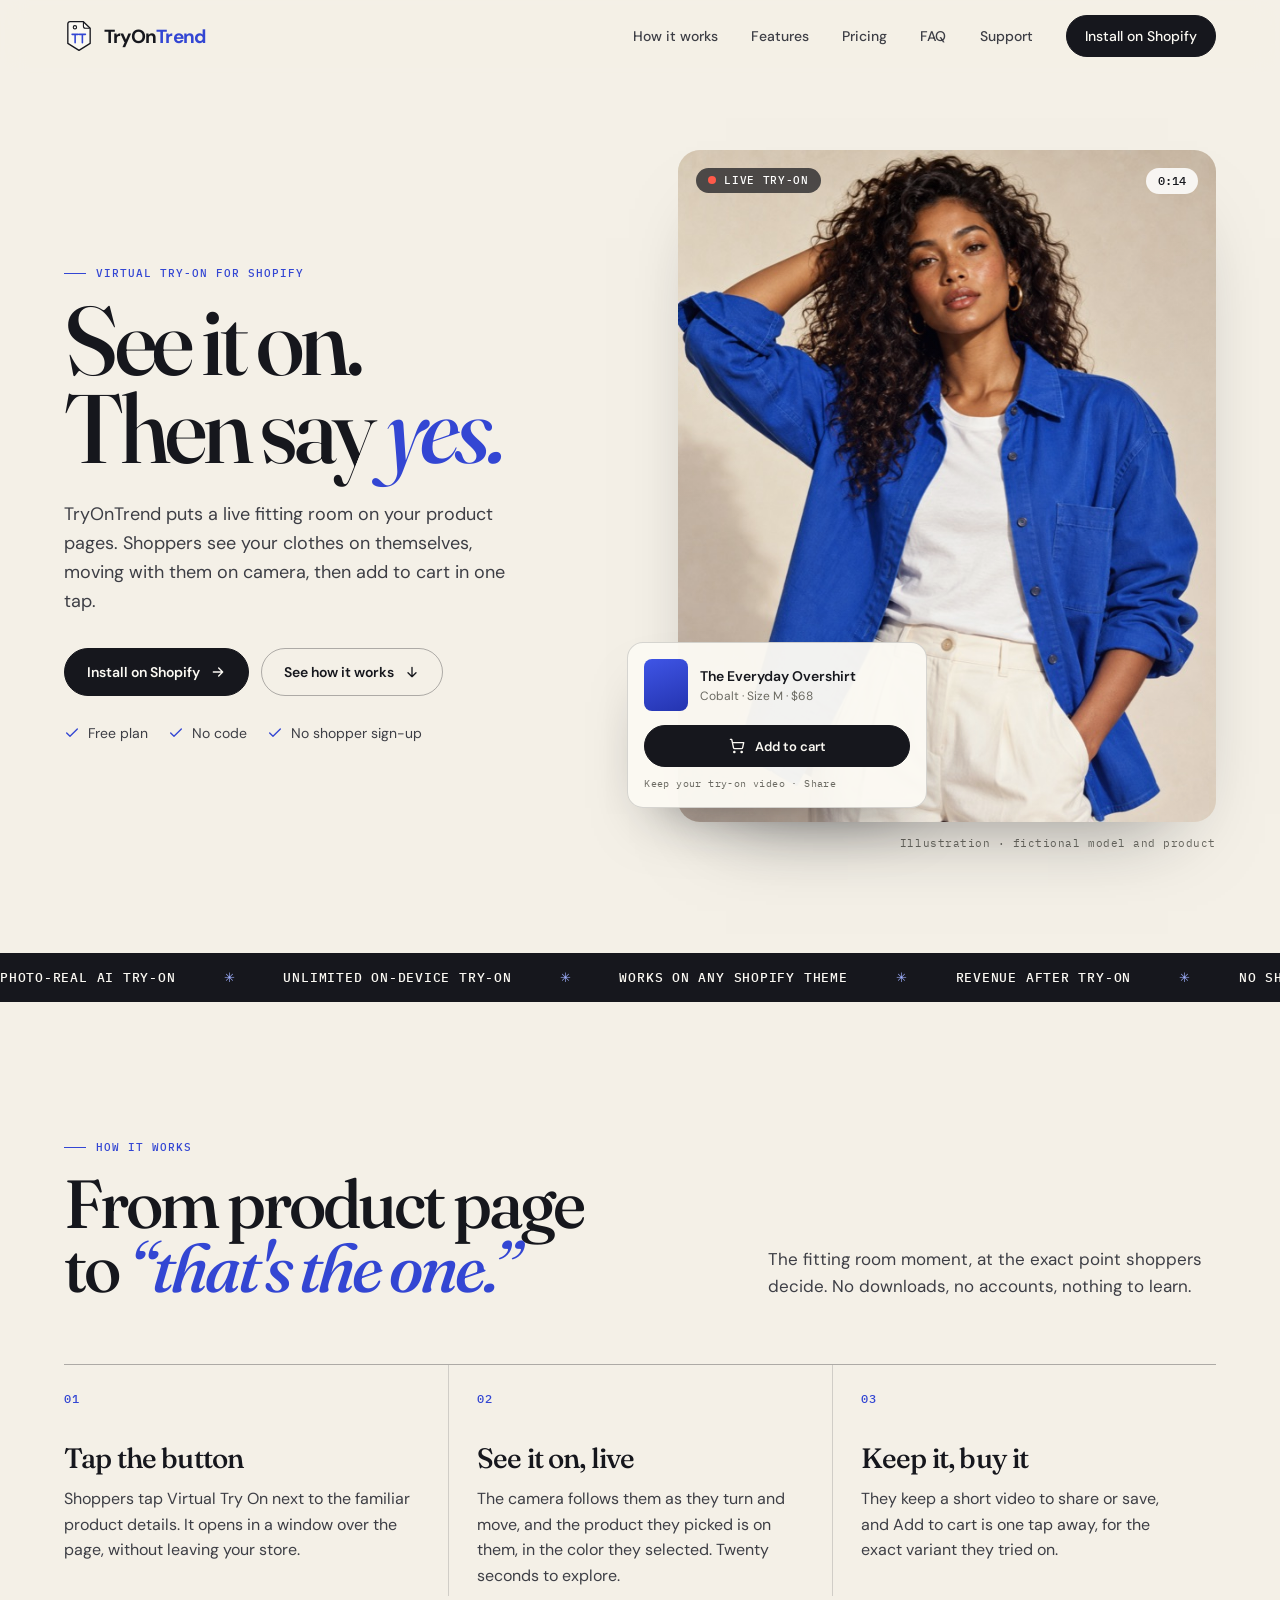
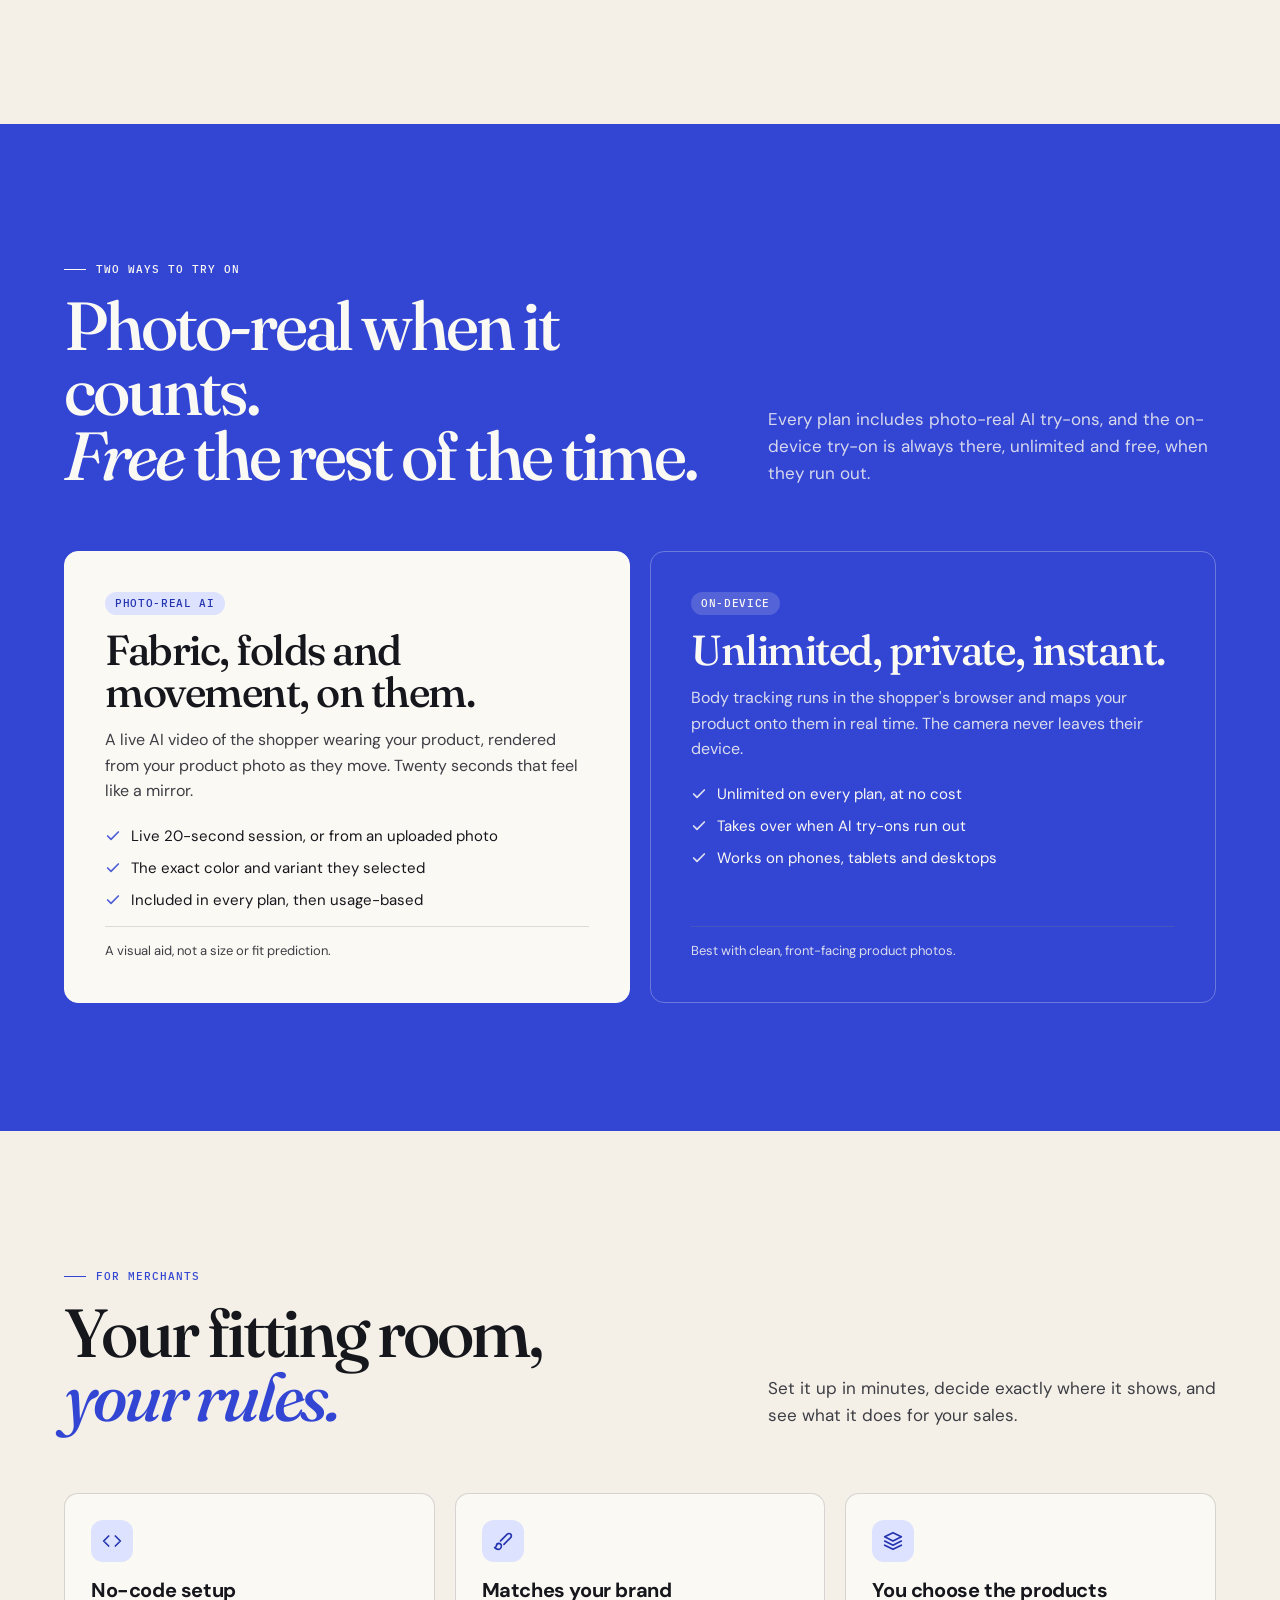
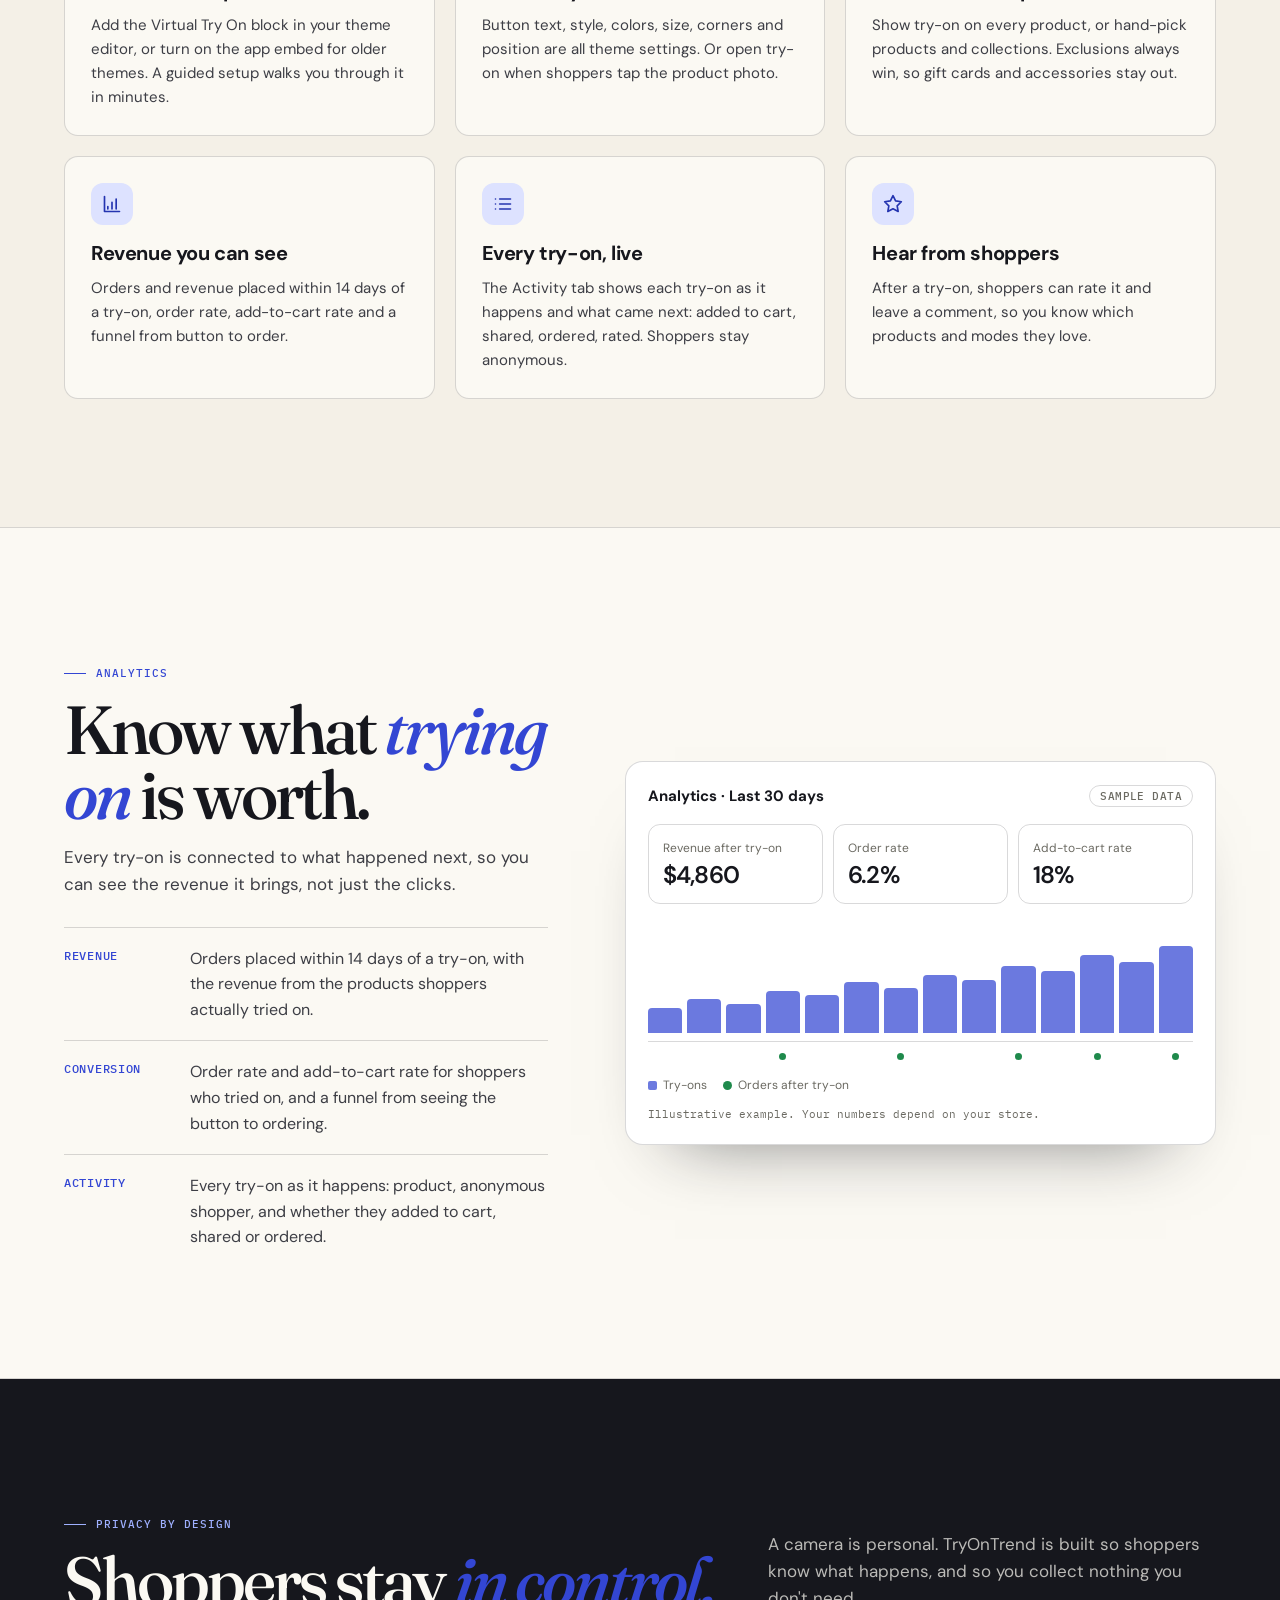
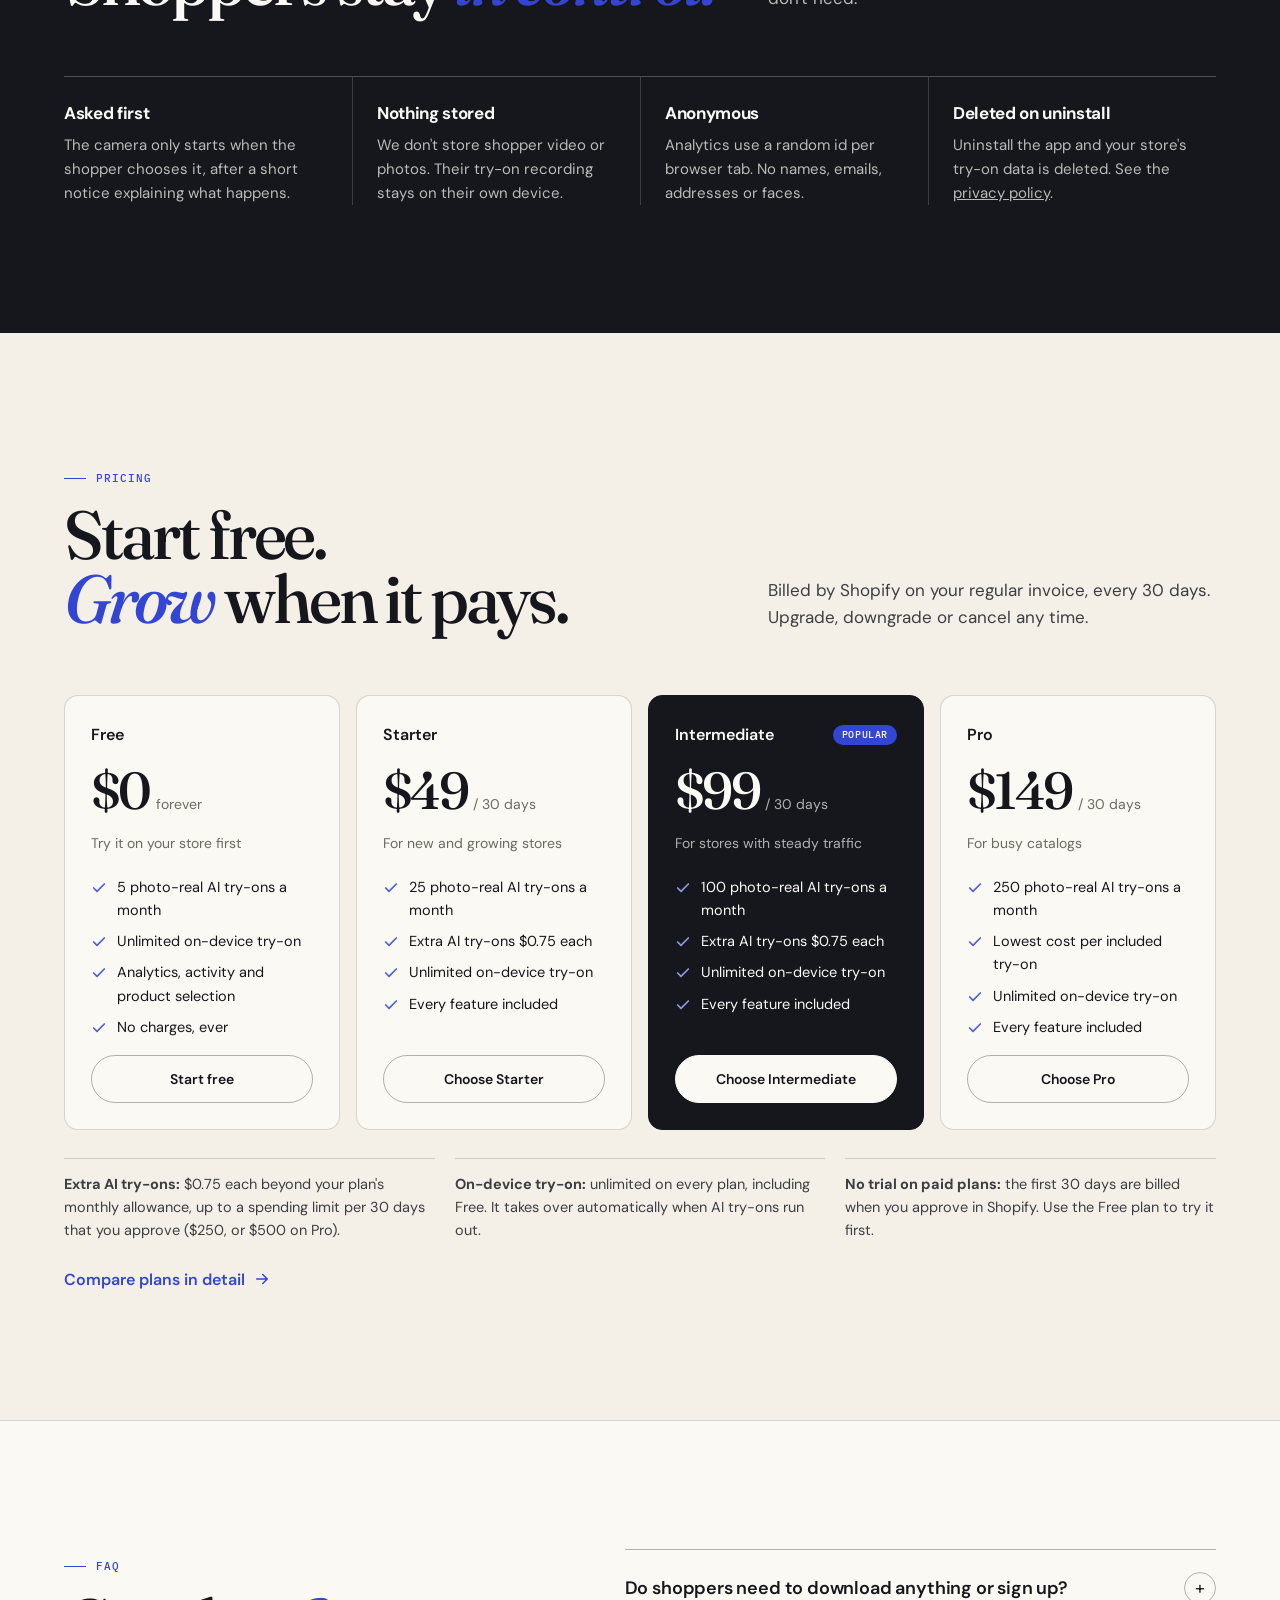
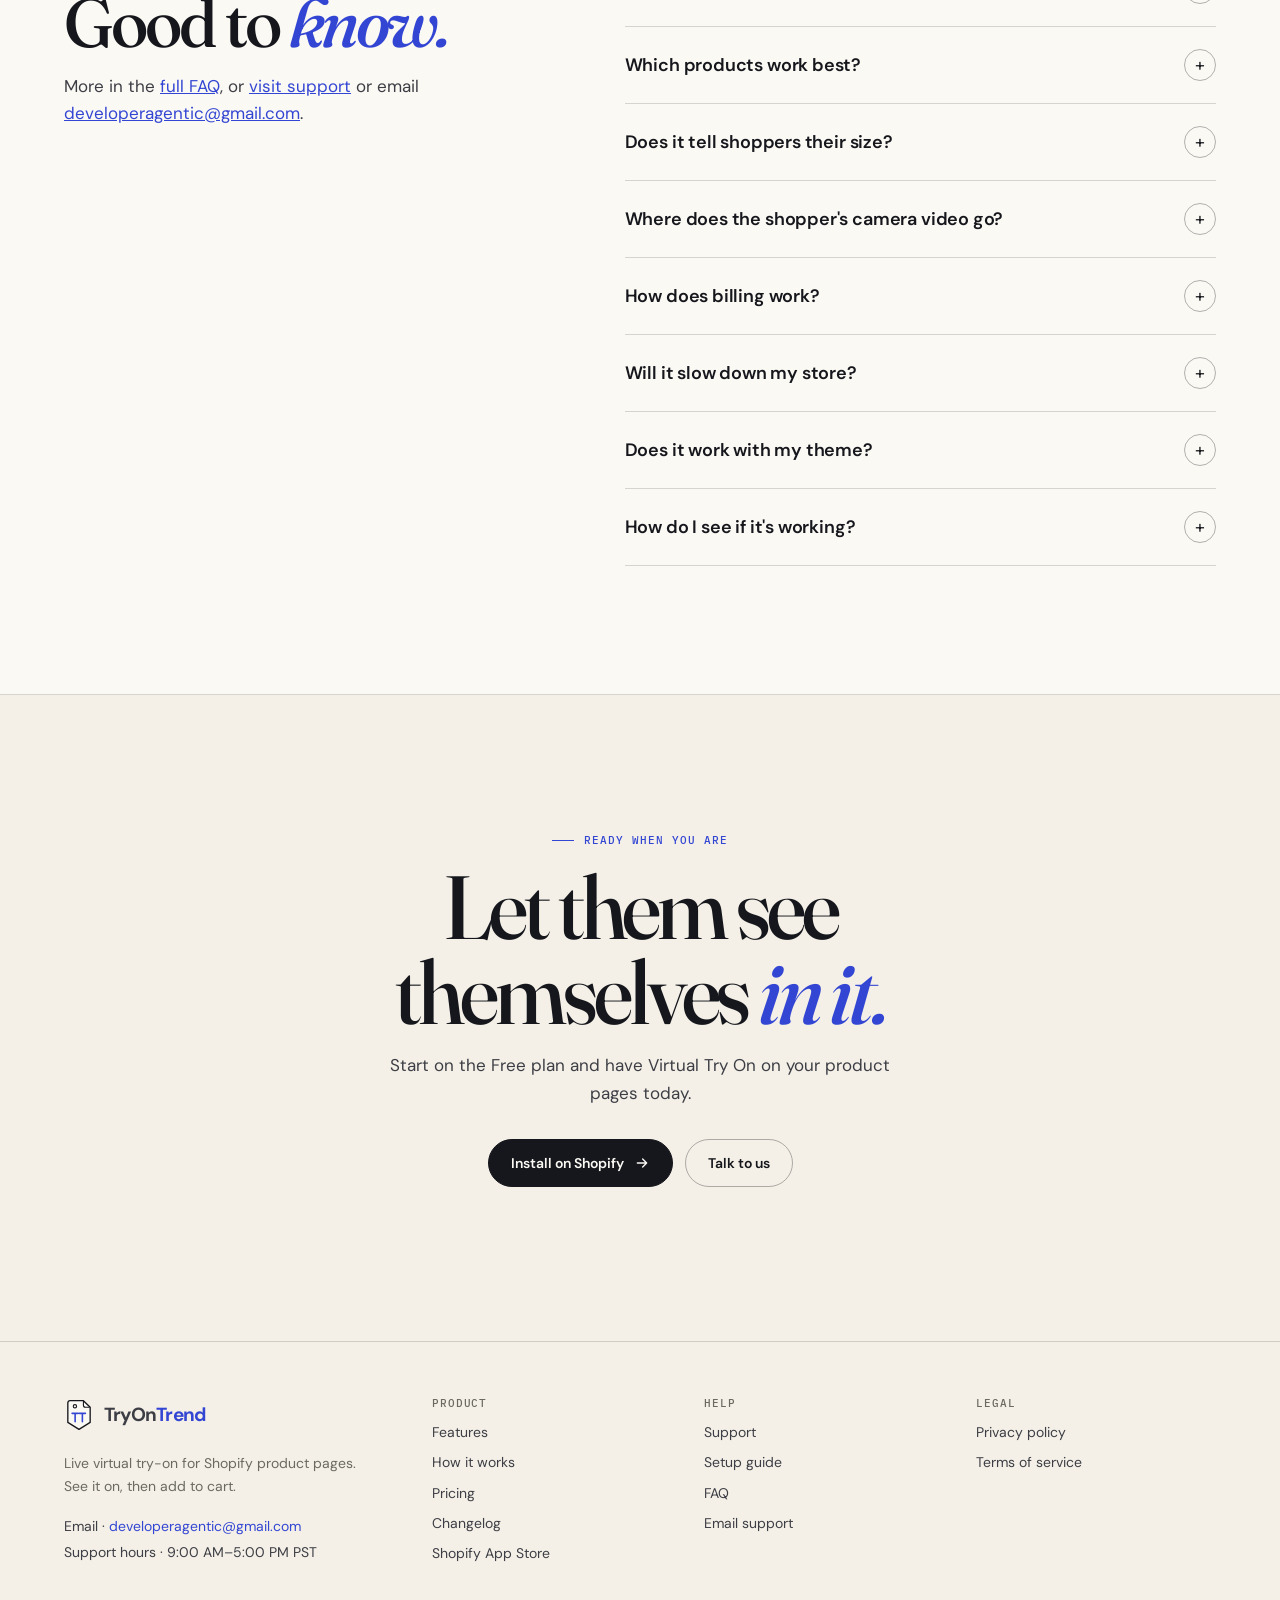
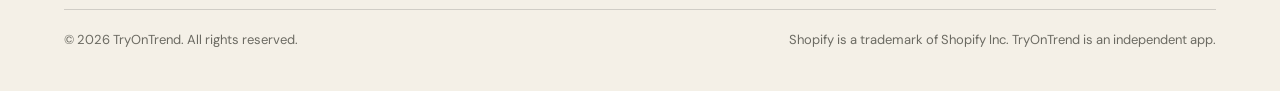
<file: index.html>
<!doctype html>
<html lang="en">
<head>
  <meta charset="utf-8">
  <meta name="viewport" content="width=device-width, initial-scale=1">
  <title>TryOnTrend: Live virtual try-on for Shopify</title>
  <meta name="description" content="Let shoppers see your clothes on themselves, live on camera, right on the product page. Photo-real AI try-on, unlimited on-device try-on and revenue analytics for Shopify.">
  <link rel="canonical" href="https://tryontrend.com/">
  <meta name="theme-color" content="#f4f0e7">
  <link rel="icon" href="/assets/favicon.svg" type="image/svg+xml">
  <meta property="og:type" content="website">
  <meta property="og:site_name" content="TryOnTrend">
  <meta property="og:title" content="TryOnTrend: Live virtual try-on for Shopify">
  <meta property="og:description" content="Let shoppers see your clothes on themselves, live on camera, right on the product page. Photo-real AI try-on, unlimited on-device try-on and revenue analytics for Shopify.">
  <meta property="og:url" content="https://tryontrend.com/">
  <meta property="og:image" content="https://tryontrend.com/assets/img/og.jpg">
  <meta property="og:image:width" content="1200">
  <meta property="og:image:height" content="630">
  <meta name="twitter:card" content="summary_large_image">
  <link rel="preconnect" href="https://fonts.googleapis.com">
  <link rel="preconnect" href="https://fonts.gstatic.com" crossorigin>
  <link rel="stylesheet" href="https://fonts.googleapis.com/css2?family=DM+Sans:opsz,wght@9..40,400;9..40,500;9..40,600;9..40,700&family=Fraunces:ital,opsz,wght@0,9..144,500;1,9..144,500&family=IBM+Plex+Mono:wght@400;500&display=swap">
  <link rel="stylesheet" href="/assets/css/site.css">
  <script src="/assets/js/site.js" defer></script>
  <link rel="preload" as="image" href="/assets/img/hero-tryon-760.jpg" imagesrcset="/assets/img/hero-tryon-760.jpg 760w, /assets/img/hero-tryon.jpg 1122w" imagesizes="(max-width: 900px) 92vw, 46vw">
  <script type="application/ld+json">{"@context": "https://schema.org", "@type": "SoftwareApplication", "name": "TryOnTrend", "applicationCategory": "BusinessApplication", "operatingSystem": "Shopify", "description": "Live virtual try-on for Shopify product pages: photo-real AI try-on and unlimited on-device try-on, with revenue analytics.", "url": "https://tryontrend.com", "offers": [{"@type": "Offer", "name": "Free", "price": "0", "priceCurrency": "USD"}, {"@type": "Offer", "name": "Starter", "price": "49", "priceCurrency": "USD"}, {"@type": "Offer", "name": "Intermediate", "price": "99", "priceCurrency": "USD"}, {"@type": "Offer", "name": "Pro", "price": "149", "priceCurrency": "USD"}]}</script>
</head>
<body>
  <a class="skip-link" href="#main">Skip to content</a>
  <header class="site-header">
    <div class="wrap header-inner">
      <a class="brand" href="/" aria-label="TryOnTrend home"><svg viewBox="0 0 36 40" aria-hidden="true" focusable="false"><path d="M7.2 2.8h16.1l8.1 7.8v18.3L18 37.2 4.6 28.9V5.4a2.6 2.6 0 0 1 2.6-2.6Z" fill="#fbf9f3" stroke="#16171d" stroke-width="1.6" stroke-linejoin="round"/><path d="M23.3 3v5.2a2.4 2.4 0 0 0 2.4 2.4h5.2" fill="none" stroke="#16171d" stroke-width="1.3" stroke-linejoin="round"/><circle cx="13.1" cy="9.5" r="2" fill="none" stroke="#16171d" stroke-width="1.3"/><path d="M9.7 18h7.3M13.35 18v10M18.4 18h7.3M22.05 18v10" fill="none" stroke="#3346d3" stroke-width="1.9" stroke-linecap="round"/></svg><span class="brand-name">TryOn<span>Trend</span></span></a>
      <button class="menu-toggle" type="button" aria-expanded="false" aria-controls="nav-panel" aria-label="Open menu"><svg viewBox="0 0 24 24" fill="none" stroke="currentColor" stroke-width="2" stroke-linecap="round" stroke-linejoin="round" aria-hidden="true" focusable="false"><path d="M4 7h16M4 12h16M4 17h16"/></svg></button>
      <div class="nav-panel" id="nav-panel">
        <nav class="nav" aria-label="Main">
          <a href="/how-it-works/">How it works</a>
          <a href="/features/">Features</a>
          <a href="/pricing/">Pricing</a>
          <a href="/faq/">FAQ</a>
          <a href="/support/">Support</a>
          <a class="btn header-cta" href="https://apps.shopify.com/tryontrend">Install on Shopify</a>
        </nav>
      </div>
    </div>
  </header>

  <main id="main">
    <section class="wrap hero" aria-labelledby="hero-title">
      <div>
        <p class="kicker">Virtual try-on for Shopify</p>
        <h1 class="display" id="hero-title">See it on.<br>Then say <em>yes.</em></h1>
        <p class="lede">TryOnTrend puts a live fitting room on your product pages. Shoppers see your clothes on themselves, moving with them on camera, then add to cart in one tap.</p>
        <div class="hero-actions">
          <a class="btn" href="https://apps.shopify.com/tryontrend">Install on Shopify <svg viewBox="0 0 24 24" fill="none" stroke="currentColor" stroke-width="2" stroke-linecap="round" stroke-linejoin="round" aria-hidden="true" focusable="false"><path d="M5 12h14M13 6l6 6-6 6"/></svg></a>
          <a class="btn btn-ghost" href="#how-it-works">See how it works <svg viewBox="0 0 24 24" fill="none" stroke="currentColor" stroke-width="2" stroke-linecap="round" stroke-linejoin="round" aria-hidden="true" focusable="false"><path d="M12 5v14M6 13l6 6 6-6"/></svg></a>
        </div>
        <ul class="hero-facts">
          <li><svg viewBox="0 0 24 24" fill="none" stroke="currentColor" stroke-width="2" stroke-linecap="round" stroke-linejoin="round" aria-hidden="true" focusable="false"><path d="M20 6 9 17l-5-5"/></svg> Free plan</li>
          <li><svg viewBox="0 0 24 24" fill="none" stroke="currentColor" stroke-width="2" stroke-linecap="round" stroke-linejoin="round" aria-hidden="true" focusable="false"><path d="M20 6 9 17l-5-5"/></svg> No code</li>
          <li><svg viewBox="0 0 24 24" fill="none" stroke="currentColor" stroke-width="2" stroke-linecap="round" stroke-linejoin="round" aria-hidden="true" focusable="false"><path d="M20 6 9 17l-5-5"/></svg> No shopper sign-up</li>
        </ul>
      </div>
      <div class="hero-media">
        <div class="hero-photo">
          <img src="/assets/img/hero-tryon-760.jpg" srcset="/assets/img/hero-tryon-760.jpg 760w, /assets/img/hero-tryon.jpg 1122w" sizes="(max-width: 900px) 92vw, 46vw" width="1122" height="1402" alt="A shopper wearing a cobalt blue overshirt in a live try-on" fetchpriority="high">
          <span class="scan" aria-hidden="true"></span>
          <span class="live-chip"><span class="dot" aria-hidden="true"></span>Live try-on</span>
          <span class="timer" aria-hidden="true">0:14</span>
        </div>
        <div class="widget-card" aria-hidden="true">
          <div class="row">
            <span class="swatch"></span>
            <div>
              <p class="title">The Everyday Overshirt</p>
              <p class="sub">Cobalt · Size M · $68</p>
            </div>
          </div>
          <span class="btn"><svg viewBox="0 0 24 24" fill="none" stroke="currentColor" stroke-width="2" stroke-linecap="round" stroke-linejoin="round" aria-hidden="true" focusable="false"><circle cx="8" cy="21" r="1"/><circle cx="19" cy="21" r="1"/><path d="M2.05 2.05h2l2.66 12.42a2 2 0 0 0 2 1.58h9.78a2 2 0 0 0 1.95-1.57l1.65-7.43H5.12"/></svg> Add to cart</span>
          <p class="tag">Keep your try-on video · Share</p>
        </div>
        <p class="media-note">Illustration · fictional model and product</p>
      </div>
    </section>

    <section class="band-ink ticker" aria-label="Highlights">
      <div class="ticker-track" aria-hidden="true">
        <span>Photo-real AI try-on</span><span>Unlimited on-device try-on</span><span>Works on any Shopify theme</span><span>Revenue after try-on</span><span>No shopper sign-up</span><span>Under 10 KB on your page</span>
        <span>Photo-real AI try-on</span><span>Unlimited on-device try-on</span><span>Works on any Shopify theme</span><span>Revenue after try-on</span><span>No shopper sign-up</span><span>Under 10 KB on your page</span>
      </div>
      <p class="visually-hidden">Photo-real AI try-on, unlimited on-device try-on, works on any Shopify theme, revenue after try-on, no shopper sign-up, under 10 KB on your page.</p>
    </section>

    <section class="section" id="how-it-works" aria-labelledby="how-title">
      <div class="wrap">
        <div class="section-head">
          <div>
            <p class="kicker">How it works</p>
            <h2 class="display" id="how-title">From product page<br>to <em>“that's the one.”</em></h2>
          </div>
          <p class="lede">The fitting room moment, at the exact point shoppers decide. No downloads, no accounts, nothing to learn.</p>
        </div>
        <ol class="steps">
          <li>
            <span class="step-no">01</span>
            <h3>Tap the button</h3>
            <p>Shoppers tap Virtual Try On next to the familiar product details. It opens in a window over the page, without leaving your store.</p>
          </li>
          <li>
            <span class="step-no">02</span>
            <h3>See it on, live</h3>
            <p>The camera follows them as they turn and move, and the product they picked is on them, in the color they selected. Twenty seconds to explore.</p>
          </li>
          <li>
            <span class="step-no">03</span>
            <h3>Keep it, buy it</h3>
            <p>They keep a short video to share or save, and Add to cart is one tap away, for the exact variant they tried on.</p>
          </li>
        </ol>
      </div>
    </section>

    <section class="section band-cobalt" id="modes" aria-labelledby="modes-title">
      <div class="wrap">
        <div class="section-head">
          <div>
            <p class="kicker">Two ways to try on</p>
            <h2 class="display" id="modes-title">Photo-real when it counts.<br><em>Free</em> the rest of the time.</h2>
          </div>
          <p class="lede">Every plan includes photo-real AI try-ons, and the on-device try-on is always there, unlimited and free, when they run out.</p>
        </div>
        <div class="modes">
          <article class="mode mode-featured">
            <span class="label">Photo-real AI</span>
            <h3>Fabric, folds and movement, on them.</h3>
            <p>A live AI video of the shopper wearing your product, rendered from your product photo as they move. Twenty seconds that feel like a mirror.</p>
            <ul class="ticks">
              <li>Live 20-second session, or from an uploaded photo</li>
              <li>The exact color and variant they selected</li>
              <li>Included in every plan, then usage-based</li>
            </ul>
            <p class="fine">A visual aid, not a size or fit prediction.</p>
          </article>
          <article class="mode">
            <span class="label">On-device</span>
            <h3>Unlimited, private, instant.</h3>
            <p>Body tracking runs in the shopper's browser and maps your product onto them in real time. The camera never leaves their device.</p>
            <ul class="ticks">
              <li>Unlimited on every plan, at no cost</li>
              <li>Takes over when AI try-ons run out</li>
              <li>Works on phones, tablets and desktops</li>
            </ul>
            <p class="fine">Best with clean, front-facing product photos.</p>
          </article>
        </div>
      </div>
    </section>

    <section class="section" id="features" aria-labelledby="features-title">
      <div class="wrap">
        <div class="section-head">
          <div>
            <p class="kicker">For merchants</p>
            <h2 class="display" id="features-title">Your fitting room,<br><em>your rules.</em></h2>
          </div>
          <p class="lede">Set it up in minutes, decide exactly where it shows, and see what it does for your sales.</p>
        </div>
        <div class="features">
          <article class="feature">
            <span class="icon"><svg viewBox="0 0 24 24" fill="none" stroke="currentColor" stroke-width="2" stroke-linecap="round" stroke-linejoin="round" aria-hidden="true" focusable="false"><path d="m16 18 6-6-6-6M8 6l-6 6 6 6"/></svg></span>
            <h3>No-code setup</h3>
            <p>Add the Virtual Try On block in your theme editor, or turn on the app embed for older themes. A guided setup walks you through it in minutes.</p>
          </article>
          <article class="feature">
            <span class="icon"><svg viewBox="0 0 24 24" fill="none" stroke="currentColor" stroke-width="2" stroke-linecap="round" stroke-linejoin="round" aria-hidden="true" focusable="false"><path d="m9.06 11.9 8.07-8.06a2.85 2.85 0 1 1 4.03 4.03l-8.06 8.08"/><path d="M7.07 14.94c-1.66 0-3 1.35-3 3.02 0 1.33-2.5 1.52-2 2.02 1.08 1.1 2.49 2.02 4 2.02 2.2 0 4-1.8 4-4.04a3.01 3.01 0 0 0-3-3.02z"/></svg></span>
            <h3>Matches your brand</h3>
            <p>Button text, style, colors, size, corners and position are all theme settings. Or open try-on when shoppers tap the product photo.</p>
          </article>
          <article class="feature">
            <span class="icon"><svg viewBox="0 0 24 24" fill="none" stroke="currentColor" stroke-width="2" stroke-linecap="round" stroke-linejoin="round" aria-hidden="true" focusable="false"><path d="m12 2 10 5-10 5L2 7z"/><path d="m2 17 10 5 10-5M2 12l10 5 10-5"/></svg></span>
            <h3>You choose the products</h3>
            <p>Show try-on on every product, or hand-pick products and collections. Exclusions always win, so gift cards and accessories stay out.</p>
          </article>
          <article class="feature">
            <span class="icon"><svg viewBox="0 0 24 24" fill="none" stroke="currentColor" stroke-width="2" stroke-linecap="round" stroke-linejoin="round" aria-hidden="true" focusable="false"><path d="M3 3v18h18"/><path d="M7 15v3M12 10v8M17 6v12"/></svg></span>
            <h3>Revenue you can see</h3>
            <p>Orders and revenue placed within 14 days of a try-on, order rate, add-to-cart rate and a funnel from button to order.</p>
          </article>
          <article class="feature">
            <span class="icon"><svg viewBox="0 0 24 24" fill="none" stroke="currentColor" stroke-width="2" stroke-linecap="round" stroke-linejoin="round" aria-hidden="true" focusable="false"><path d="M8 6h13M8 12h13M8 18h13M3 6h.01M3 12h.01M3 18h.01"/></svg></span>
            <h3>Every try-on, live</h3>
            <p>The Activity tab shows each try-on as it happens and what came next: added to cart, shared, ordered, rated. Shoppers stay anonymous.</p>
          </article>
          <article class="feature">
            <span class="icon"><svg viewBox="0 0 24 24" fill="none" stroke="currentColor" stroke-width="2" stroke-linecap="round" stroke-linejoin="round" aria-hidden="true" focusable="false"><path d="m12 2 3.1 6.3 6.9 1-5 4.9 1.2 6.8L12 17.8 5.8 21l1.2-6.8-5-4.9 6.9-1z"/></svg></span>
            <h3>Hear from shoppers</h3>
            <p>After a try-on, shoppers can rate it and leave a comment, so you know which products and modes they love.</p>
          </article>
        </div>
      </div>
    </section>

    <section class="section band" aria-labelledby="results-title">
      <div class="wrap split">
        <div>
          <p class="kicker">Analytics</p>
          <h2 class="display" id="results-title">Know what <em>trying on</em> is worth.</h2>
          <p class="lede">Every try-on is connected to what happened next, so you can see the revenue it brings, not just the clicks.</p>
          <ul class="checklist">
            <li><b>Revenue</b><p>Orders placed within 14 days of a try-on, with the revenue from the products shoppers actually tried on.</p></li>
            <li><b>Conversion</b><p>Order rate and add-to-cart rate for shoppers who tried on, and a funnel from seeing the button to ordering.</p></li>
            <li><b>Activity</b><p>Every try-on as it happens: product, anonymous shopper, and whether they added to cart, shared or ordered.</p></li>
          </ul>
        </div>
        <figure class="dash" style="margin:0">
          <div class="dash-top"><strong>Analytics · Last 30 days</strong><span class="pill">Sample data</span></div>
          <div class="kpis">
            <div class="kpi"><span>Revenue after try-on</span><strong>$4,860</strong></div>
            <div class="kpi"><span>Order rate</span><strong>6.2%</strong></div>
            <div class="kpi"><span>Add-to-cart rate</span><strong>18%</strong></div>
          </div>
          <div class="bars" aria-hidden="true"><i style="height:22%"></i><i style="height:30%"></i><i style="height:26%"></i><i style="height:38%"></i><i style="height:34%"></i><i style="height:46%"></i><i style="height:40%"></i><i style="height:52%"></i><i style="height:48%"></i><i style="height:60%"></i><i style="height:56%"></i><i style="height:70%"></i><i style="height:64%"></i><i style="height:78%"></i></div>
          <div class="orders" aria-hidden="true"><i class=""></i><i class=""></i><i class=""></i><i class="o"></i><i class=""></i><i class=""></i><i class="o"></i><i class=""></i><i class=""></i><i class="o"></i><i class=""></i><i class="o"></i><i class=""></i><i class="o"></i></div>
          <div class="legend"><span><i></i>Try-ons</span><span><i class="g"></i>Orders after try-on</span></div>
          <figcaption class="dash-note">Illustrative example. Your numbers depend on your store.</figcaption>
        </figure>
      </div>
    </section>

    <section class="section band-ink" id="privacy" aria-labelledby="privacy-title">
      <div class="wrap">
        <div class="section-head">
          <div>
            <p class="kicker">Privacy by design</p>
            <h2 class="display" id="privacy-title">Shoppers stay <em>in control.</em></h2>
          </div>
          <p class="lede">A camera is personal. TryOnTrend is built so shoppers know what happens, and so you collect nothing you don't need.</p>
        </div>
        <div class="privacy-grid">
          <div><h3>Asked first</h3><p>The camera only starts when the shopper chooses it, after a short notice explaining what happens.</p></div>
          <div><h3>Nothing stored</h3><p>We don't store shopper video or photos. Their try-on recording stays on their own device.</p></div>
          <div><h3>Anonymous</h3><p>Analytics use a random id per browser tab. No names, emails, addresses or faces.</p></div>
          <div><h3>Deleted on uninstall</h3><p>Uninstall the app and your store's try-on data is deleted. See the <a href="/privacy/" style="color:inherit">privacy policy</a>.</p></div>
        </div>
      </div>
    </section>

    <section class="section" id="pricing" aria-labelledby="pricing-title">
      <div class="wrap">
        <div class="section-head">
          <div>
            <p class="kicker">Pricing</p>
            <h2 class="display" id="pricing-title">Start free.<br><em>Grow</em> when it pays.</h2>
          </div>
          <p class="lede">Billed by Shopify on your regular invoice, every 30 days. Upgrade, downgrade or cancel any time.</p>
        </div>
        <div class="plans">
          <article class="plan">
            <div class="plan-name">Free</div>
            <p class="price"><strong>$0</strong><span>forever</span></p>
            <p class="muted" style="margin:0;font-size:14px">Try it on your store first</p>
            <ul class="ticks"><li>5 photo-real AI try-ons a month</li><li>Unlimited on-device try-on</li><li>Analytics, activity and product selection</li><li>No charges, ever</li></ul>
            <a class="btn btn-ghost" href="https://apps.shopify.com/tryontrend">Start free</a>
          </article>
          <article class="plan">
            <div class="plan-name">Starter</div>
            <p class="price"><strong>$49</strong><span>/ 30 days</span></p>
            <p class="muted" style="margin:0;font-size:14px">For new and growing stores</p>
            <ul class="ticks"><li>25 photo-real AI try-ons a month</li><li>Extra AI try-ons $0.75 each</li><li>Unlimited on-device try-on</li><li>Every feature included</li></ul>
            <a class="btn btn-ghost" href="https://apps.shopify.com/tryontrend">Choose Starter</a>
          </article>
          <article class="plan plan-featured">
            <div class="plan-name">Intermediate<span class="badge">Popular</span></div>
            <p class="price"><strong>$99</strong><span>/ 30 days</span></p>
            <p class="muted" style="margin:0;font-size:14px">For stores with steady traffic</p>
            <ul class="ticks"><li>100 photo-real AI try-ons a month</li><li>Extra AI try-ons $0.75 each</li><li>Unlimited on-device try-on</li><li>Every feature included</li></ul>
            <a class="btn" href="https://apps.shopify.com/tryontrend">Choose Intermediate</a>
          </article>
          <article class="plan">
            <div class="plan-name">Pro</div>
            <p class="price"><strong>$149</strong><span>/ 30 days</span></p>
            <p class="muted" style="margin:0;font-size:14px">For busy catalogs</p>
            <ul class="ticks"><li>250 photo-real AI try-ons a month</li><li>Lowest cost per included try-on</li><li>Unlimited on-device try-on</li><li>Every feature included</li></ul>
            <a class="btn btn-ghost" href="https://apps.shopify.com/tryontrend">Choose Pro</a>
          </article>
        </div>
        <div class="pricing-notes">
          <p><strong>Extra AI try-ons:</strong> $0.75 each beyond your plan's monthly allowance, up to a spending limit per 30 days that you approve ($250, or $500 on Pro).</p>
          <p><strong>On-device try-on:</strong> unlimited on every plan, including Free. It takes over automatically when AI try-ons run out.</p>
          <p><strong>No trial on paid plans:</strong> the first 30 days are billed when you approve in Shopify. Use the Free plan to try it first.</p>
        </div>
        <p class="more-link"><a href="/pricing/">Compare plans in detail <svg viewBox="0 0 24 24" fill="none" stroke="currentColor" stroke-width="2" stroke-linecap="round" stroke-linejoin="round" aria-hidden="true" focusable="false"><path d="M5 12h14M13 6l6 6-6 6"/></svg></a></p>
      </div>
    </section>

    <section class="section band" id="faq" aria-labelledby="faq-title">
      <div class="wrap split" style="align-items:start">
        <div>
          <p class="kicker">FAQ</p>
          <h2 class="display" id="faq-title">Good to <em>know.</em></h2>
          <p class="lede">More in the <a href="/faq/" style="color:var(--cobalt)">full FAQ</a>, or <a href="/support/" style="color:var(--cobalt)">visit support</a> or email <a href="mailto:developeragentic@gmail.com" style="color:var(--cobalt)">developeragentic@gmail.com</a>.</p>
        </div>
        <div class="faq">
          <details>
            <summary>Do shoppers need to download anything or sign up?</summary>
            <p>No. Virtual Try On opens right on your product page in the shopper's browser. There's no app to install and no account or email to give.</p>
          </details>
          <details>
            <summary>Which products work best?</summary>
            <p>Clothing with clean product photos, ideally on a plain background: tops, jackets, dresses, knitwear and trousers. Busy lifestyle photos, flat accessories and jewelry give less convincing results. You choose which products show the button.</p>
          </details>
          <details>
            <summary>Does it tell shoppers their size?</summary>
            <p>No. TryOnTrend is a visual try-on: it shows how a piece looks on the shopper, not how it fits. Keep your size guide on the page.</p>
          </details>
          <details>
            <summary>Where does the shopper's camera video go?</summary>
            <p>The camera only starts when the shopper chooses it, after a short notice. The on-device try-on never leaves their device. For the photo-real AI try-on, the camera is streamed to our AI partner for that 20-second session; we don't store the video, and the shopper's recording stays on their own device.</p>
          </details>
          <details>
            <summary>How does billing work?</summary>
            <p>Plans are billed by Shopify every 30 days, on your Shopify invoice, with no trial on paid plans. Each plan includes a monthly number of photo-real AI try-ons. Beyond that, each extra AI try-on is $0.75, up to a spending limit per 30 days that you approve ($250, or $500 on Pro). The Free plan has no charges at all.</p>
          </details>
          <details>
            <summary>Will it slow down my store?</summary>
            <p>No. The button script is under 10 KB and loads after the page. The try-on itself only loads when a shopper opens it.</p>
          </details>
          <details>
            <summary>Does it work with my theme?</summary>
            <p>It works with Online Store 2.0 themes as an app block you place in the theme editor, and with older themes through an app embed that adds the button automatically. No code needed.</p>
          </details>
          <details>
            <summary>How do I see if it's working?</summary>
            <p>Analytics shows try-ons, add-to-carts, orders and revenue placed within 14 days of a try-on, the funnel from button to order, your most tried-on products and shopper ratings. The Activity tab lists every try-on as it happens.</p>
          </details>
        </div>
      </div>
    </section>

    <section class="section closing" aria-labelledby="closing-title">
      <div class="wrap">
        <p class="kicker">Ready when you are</p>
        <h2 class="display" id="closing-title">Let them see<br>themselves <em>in it.</em></h2>
        <p class="lede">Start on the Free plan and have Virtual Try On on your product pages today.</p>
        <div class="hero-actions">
          <a class="btn" href="https://apps.shopify.com/tryontrend">Install on Shopify <svg viewBox="0 0 24 24" fill="none" stroke="currentColor" stroke-width="2" stroke-linecap="round" stroke-linejoin="round" aria-hidden="true" focusable="false"><path d="M5 12h14M13 6l6 6-6 6"/></svg></a>
          <a class="btn btn-ghost" href="/support/">Talk to us</a>
        </div>
      </div>
    </section>
  </main>
  <footer class="site-footer">
    <div class="wrap">
      <div class="footer-grid">
        <div>
          <a class="brand" href="/" aria-label="TryOnTrend home"><svg viewBox="0 0 36 40" aria-hidden="true" focusable="false"><path d="M7.2 2.8h16.1l8.1 7.8v18.3L18 37.2 4.6 28.9V5.4a2.6 2.6 0 0 1 2.6-2.6Z" fill="#fbf9f3" stroke="#16171d" stroke-width="1.6" stroke-linejoin="round"/><path d="M23.3 3v5.2a2.4 2.4 0 0 0 2.4 2.4h5.2" fill="none" stroke="#16171d" stroke-width="1.3" stroke-linejoin="round"/><circle cx="13.1" cy="9.5" r="2" fill="none" stroke="#16171d" stroke-width="1.3"/><path d="M9.7 18h7.3M13.35 18v10M18.4 18h7.3M22.05 18v10" fill="none" stroke="#3346d3" stroke-width="1.9" stroke-linecap="round"/></svg><span class="brand-name">TryOn<span>Trend</span></span></a>
          <p>Live virtual try-on for Shopify product pages. See it on, then add to cart.</p>
          <address class="footer-contact">
            <span>Email · <a href="mailto:developeragentic@gmail.com">developeragentic@gmail.com</a></span>
            <span>Support hours · 9:00 AM–5:00 PM PST</span>
          </address>
        </div>
        <div>
          <h2>Product</h2>
          <ul>
            <li><a href="/features/">Features</a></li>
            <li><a href="/how-it-works/">How it works</a></li>
            <li><a href="/pricing/">Pricing</a></li>
            <li><a href="/changelog/">Changelog</a></li>
            <li><a href="https://apps.shopify.com/tryontrend">Shopify App Store</a></li>
          </ul>
        </div>
        <div>
          <h2>Help</h2>
          <ul>
            <li><a href="/support/">Support</a></li>
            <li><a href="/how-it-works/#setup">Setup guide</a></li>
            <li><a href="/faq/">FAQ</a></li>
            <li><a href="mailto:developeragentic@gmail.com">Email support</a></li>
          </ul>
        </div>
        <div>
          <h2>Legal</h2>
          <ul>
            <li><a href="/privacy/">Privacy policy</a></li>
            <li><a href="/terms/">Terms of service</a></li>
          </ul>
        </div>
      </div>
      <div class="footer-bottom">
        <span>© <span data-year>2026</span> TryOnTrend. All rights reserved.</span>
        <span>Shopify is a trademark of Shopify Inc. TryOnTrend is an independent app.</span>
      </div>
    </div>
  </footer>
</body>
</html>
</file>
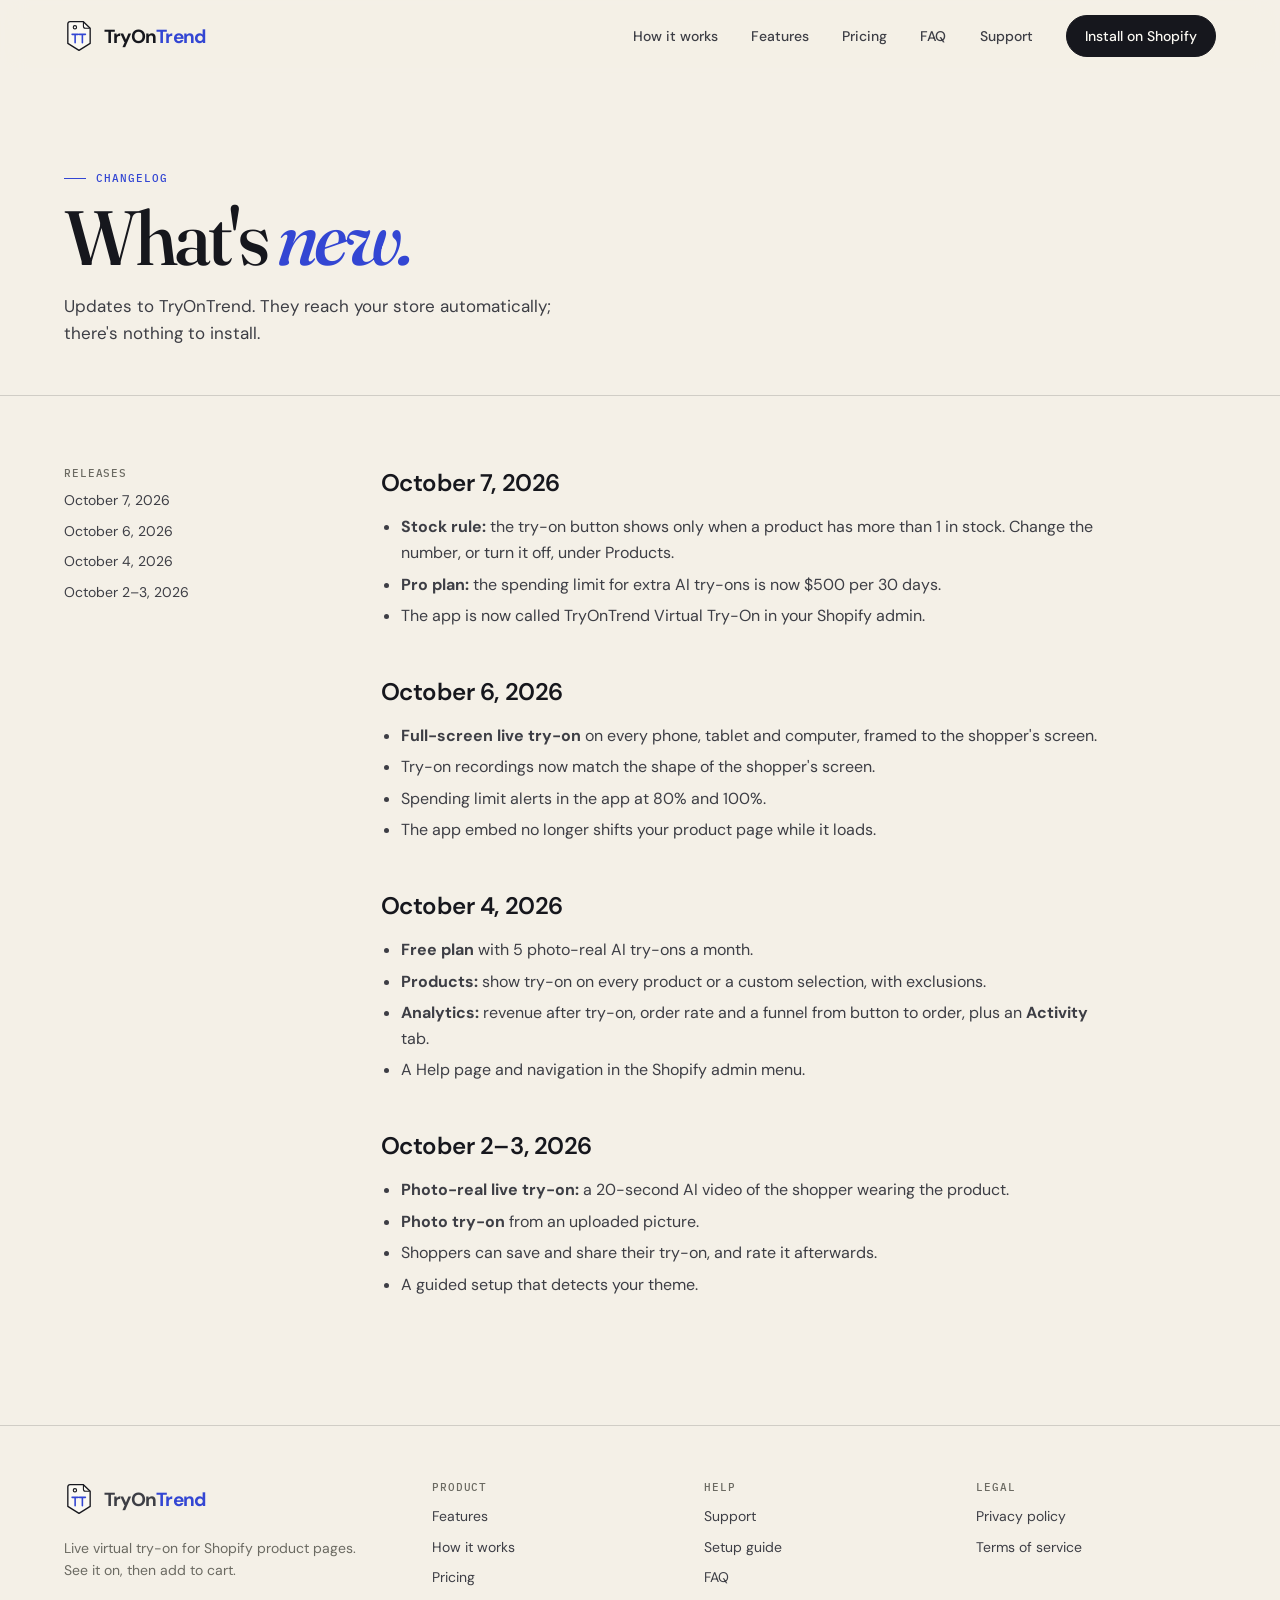
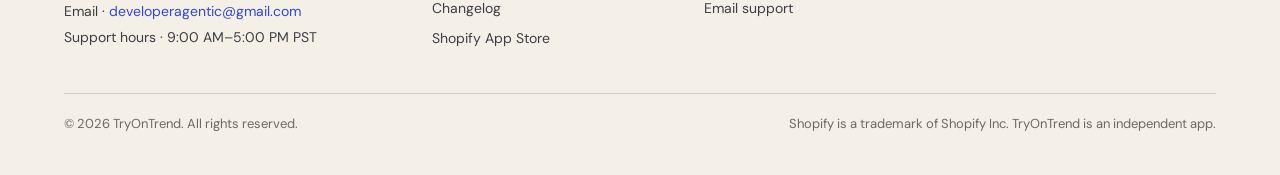
<file: changelog/index.html>
<!doctype html>
<html lang="en">
<head>
  <meta charset="utf-8">
  <meta name="viewport" content="width=device-width, initial-scale=1">
  <title>Changelog · TryOnTrend</title>
  <meta name="description" content="What&#x27;s new in TryOnTrend virtual try-on for Shopify.">
  <link rel="canonical" href="https://tryontrend.com/changelog/">
  <meta name="theme-color" content="#f4f0e7">
  <link rel="icon" href="/assets/favicon.svg" type="image/svg+xml">
  <meta property="og:type" content="website">
  <meta property="og:site_name" content="TryOnTrend">
  <meta property="og:title" content="Changelog · TryOnTrend">
  <meta property="og:description" content="What&#x27;s new in TryOnTrend virtual try-on for Shopify.">
  <meta property="og:url" content="https://tryontrend.com/changelog/">
  <meta property="og:image" content="https://tryontrend.com/assets/img/og.jpg">
  <meta property="og:image:width" content="1200">
  <meta property="og:image:height" content="630">
  <meta name="twitter:card" content="summary_large_image">
  <link rel="preconnect" href="https://fonts.googleapis.com">
  <link rel="preconnect" href="https://fonts.gstatic.com" crossorigin>
  <link rel="stylesheet" href="https://fonts.googleapis.com/css2?family=DM+Sans:opsz,wght@9..40,400;9..40,500;9..40,600;9..40,700&family=Fraunces:ital,opsz,wght@0,9..144,500;1,9..144,500&family=IBM+Plex+Mono:wght@400;500&display=swap">
  <link rel="stylesheet" href="/assets/css/site.css">
  <script src="/assets/js/site.js" defer></script>
</head>
<body>
  <a class="skip-link" href="#main">Skip to content</a>
  <header class="site-header">
    <div class="wrap header-inner">
      <a class="brand" href="/" aria-label="TryOnTrend home"><svg viewBox="0 0 36 40" aria-hidden="true" focusable="false"><path d="M7.2 2.8h16.1l8.1 7.8v18.3L18 37.2 4.6 28.9V5.4a2.6 2.6 0 0 1 2.6-2.6Z" fill="#fbf9f3" stroke="#16171d" stroke-width="1.6" stroke-linejoin="round"/><path d="M23.3 3v5.2a2.4 2.4 0 0 0 2.4 2.4h5.2" fill="none" stroke="#16171d" stroke-width="1.3" stroke-linejoin="round"/><circle cx="13.1" cy="9.5" r="2" fill="none" stroke="#16171d" stroke-width="1.3"/><path d="M9.7 18h7.3M13.35 18v10M18.4 18h7.3M22.05 18v10" fill="none" stroke="#3346d3" stroke-width="1.9" stroke-linecap="round"/></svg><span class="brand-name">TryOn<span>Trend</span></span></a>
      <button class="menu-toggle" type="button" aria-expanded="false" aria-controls="nav-panel" aria-label="Open menu"><svg viewBox="0 0 24 24" fill="none" stroke="currentColor" stroke-width="2" stroke-linecap="round" stroke-linejoin="round" aria-hidden="true" focusable="false"><path d="M4 7h16M4 12h16M4 17h16"/></svg></button>
      <div class="nav-panel" id="nav-panel">
        <nav class="nav" aria-label="Main">
          <a href="/how-it-works/">How it works</a>
          <a href="/features/">Features</a>
          <a href="/pricing/">Pricing</a>
          <a href="/faq/">FAQ</a>
          <a href="/support/">Support</a>
          <a class="btn header-cta" href="https://apps.shopify.com/tryontrend">Install on Shopify</a>
        </nav>
      </div>
    </div>
  </header>

  <main id="main">
    <section class="page-hero">
      <div class="wrap">
        <p class="kicker">Changelog</p>
        <h1 class="display">What's <em>new.</em></h1>
        <p class="lede">Updates to TryOnTrend. They reach your store automatically; there's nothing to install.</p>
      </div>
    </section>
    <div class="wrap doc">
      <nav class="toc" aria-label="Releases">
        <p>Releases</p>
        <ol>
            <li><a href="#v2026-10-07">October 7, 2026</a></li>
            <li><a href="#v2026-10-06">October 6, 2026</a></li>
            <li><a href="#v2026-10-04">October 4, 2026</a></li>
            <li><a href="#v2026-10-02">October 2–3, 2026</a></li>
        </ol>
      </nav>
      <article class="prose">
          <h2 id="v2026-10-07"><time datetime="2026-10-07">October 7, 2026</time></h2>
          <ul>
            <li><strong>Stock rule:</strong> the try-on button shows only when a product has more than 1 in stock. Change the number, or turn it off, under Products.</li>
            <li><strong>Pro plan:</strong> the spending limit for extra AI try-ons is now $500 per 30 days.</li>
            <li>The app is now called TryOnTrend Virtual Try-On in your Shopify admin.</li>
          </ul>
          <h2 id="v2026-10-06"><time datetime="2026-10-06">October 6, 2026</time></h2>
          <ul>
            <li><strong>Full-screen live try-on</strong> on every phone, tablet and computer, framed to the shopper's screen.</li>
            <li>Try-on recordings now match the shape of the shopper's screen.</li>
            <li>Spending limit alerts in the app at 80% and 100%.</li>
            <li>The app embed no longer shifts your product page while it loads.</li>
          </ul>
          <h2 id="v2026-10-04"><time datetime="2026-10-04">October 4, 2026</time></h2>
          <ul>
            <li><strong>Free plan</strong> with 5 photo-real AI try-ons a month.</li>
            <li><strong>Products:</strong> show try-on on every product or a custom selection, with exclusions.</li>
            <li><strong>Analytics:</strong> revenue after try-on, order rate and a funnel from button to order, plus an <strong>Activity</strong> tab.</li>
            <li>A Help page and navigation in the Shopify admin menu.</li>
          </ul>
          <h2 id="v2026-10-02"><time datetime="2026-10-02">October 2–3, 2026</time></h2>
          <ul>
            <li><strong>Photo-real live try-on:</strong> a 20-second AI video of the shopper wearing the product.</li>
            <li><strong>Photo try-on</strong> from an uploaded picture.</li>
            <li>Shoppers can save and share their try-on, and rate it afterwards.</li>
            <li>A guided setup that detects your theme.</li>
          </ul>
      </article>
    </div>

  </main>
  <footer class="site-footer">
    <div class="wrap">
      <div class="footer-grid">
        <div>
          <a class="brand" href="/" aria-label="TryOnTrend home"><svg viewBox="0 0 36 40" aria-hidden="true" focusable="false"><path d="M7.2 2.8h16.1l8.1 7.8v18.3L18 37.2 4.6 28.9V5.4a2.6 2.6 0 0 1 2.6-2.6Z" fill="#fbf9f3" stroke="#16171d" stroke-width="1.6" stroke-linejoin="round"/><path d="M23.3 3v5.2a2.4 2.4 0 0 0 2.4 2.4h5.2" fill="none" stroke="#16171d" stroke-width="1.3" stroke-linejoin="round"/><circle cx="13.1" cy="9.5" r="2" fill="none" stroke="#16171d" stroke-width="1.3"/><path d="M9.7 18h7.3M13.35 18v10M18.4 18h7.3M22.05 18v10" fill="none" stroke="#3346d3" stroke-width="1.9" stroke-linecap="round"/></svg><span class="brand-name">TryOn<span>Trend</span></span></a>
          <p>Live virtual try-on for Shopify product pages. See it on, then add to cart.</p>
          <address class="footer-contact">
            <span>Email · <a href="mailto:developeragentic@gmail.com">developeragentic@gmail.com</a></span>
            <span>Support hours · 9:00 AM–5:00 PM PST</span>
          </address>
        </div>
        <div>
          <h2>Product</h2>
          <ul>
            <li><a href="/features/">Features</a></li>
            <li><a href="/how-it-works/">How it works</a></li>
            <li><a href="/pricing/">Pricing</a></li>
            <li><a href="/changelog/">Changelog</a></li>
            <li><a href="https://apps.shopify.com/tryontrend">Shopify App Store</a></li>
          </ul>
        </div>
        <div>
          <h2>Help</h2>
          <ul>
            <li><a href="/support/">Support</a></li>
            <li><a href="/how-it-works/#setup">Setup guide</a></li>
            <li><a href="/faq/">FAQ</a></li>
            <li><a href="mailto:developeragentic@gmail.com">Email support</a></li>
          </ul>
        </div>
        <div>
          <h2>Legal</h2>
          <ul>
            <li><a href="/privacy/">Privacy policy</a></li>
            <li><a href="/terms/">Terms of service</a></li>
          </ul>
        </div>
      </div>
      <div class="footer-bottom">
        <span>© <span data-year>2026</span> TryOnTrend. All rights reserved.</span>
        <span>Shopify is a trademark of Shopify Inc. TryOnTrend is an independent app.</span>
      </div>
    </div>
  </footer>
</body>
</html>
</file>
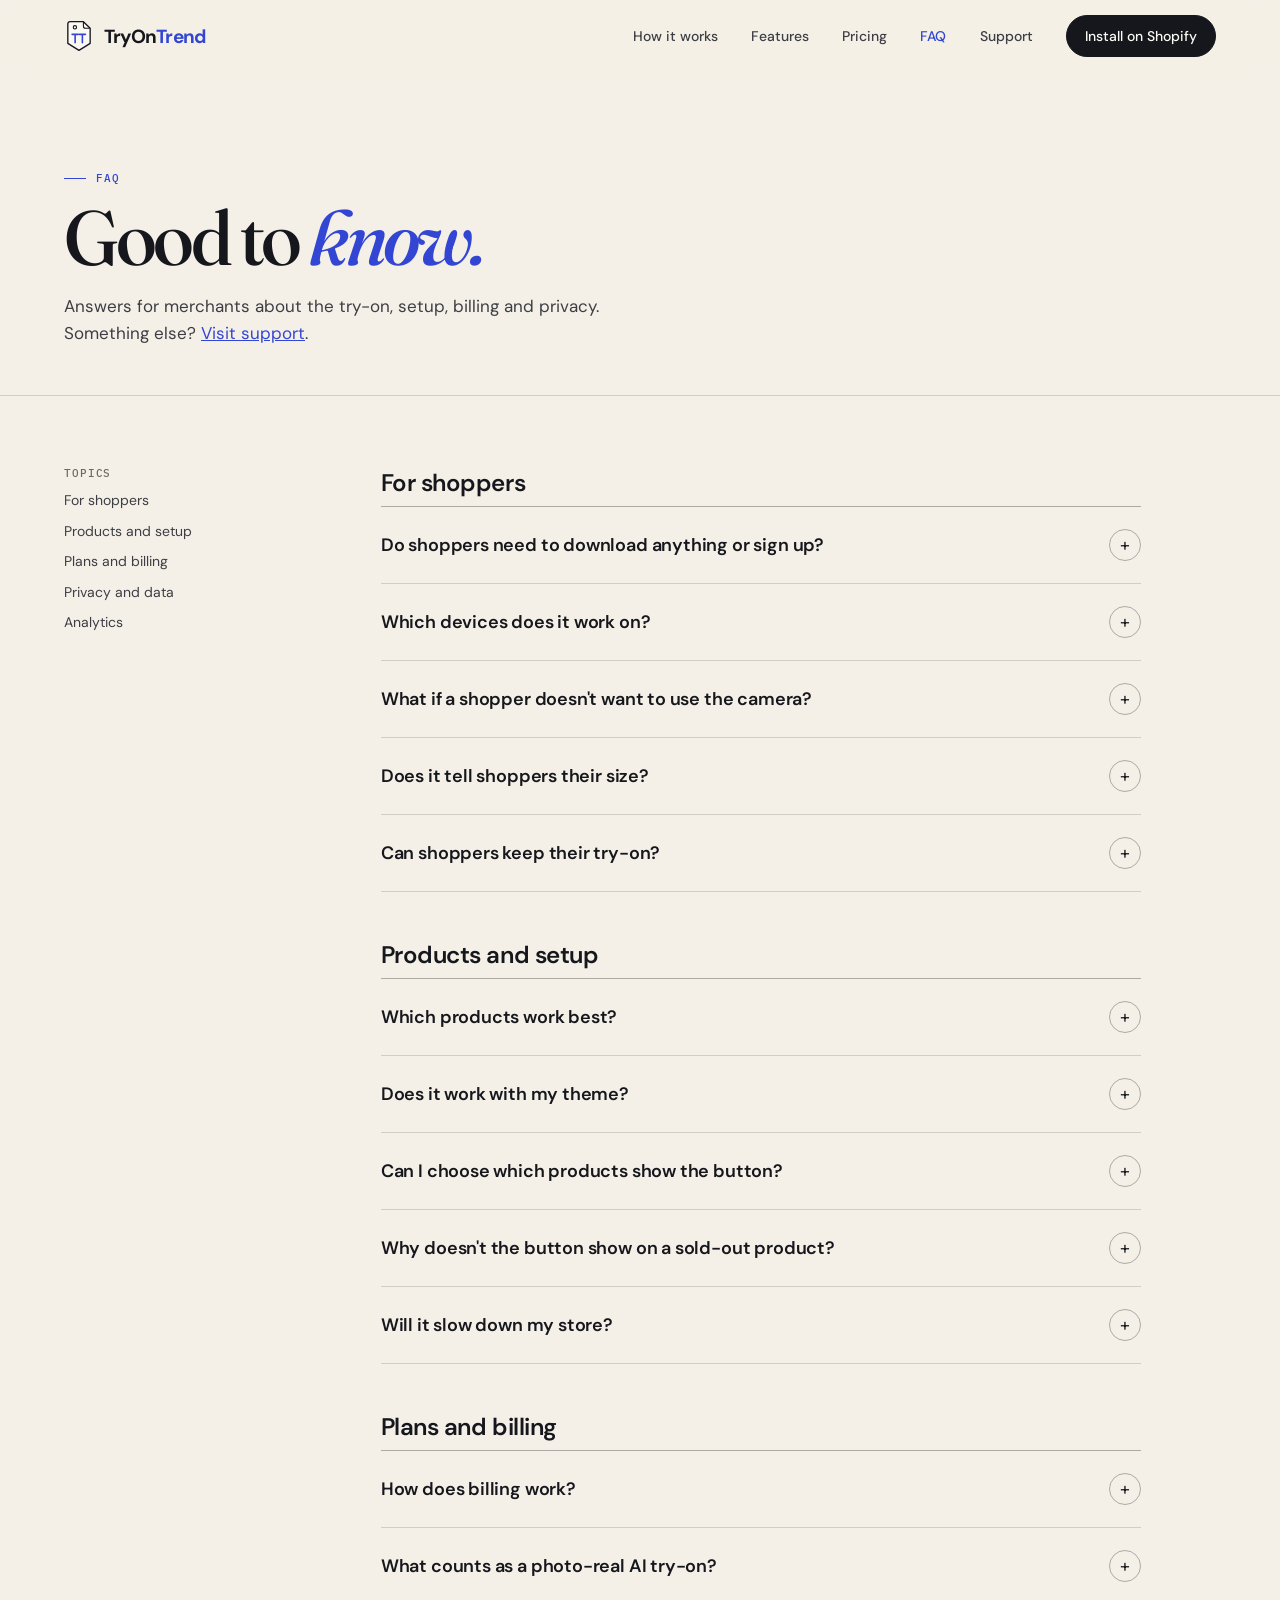
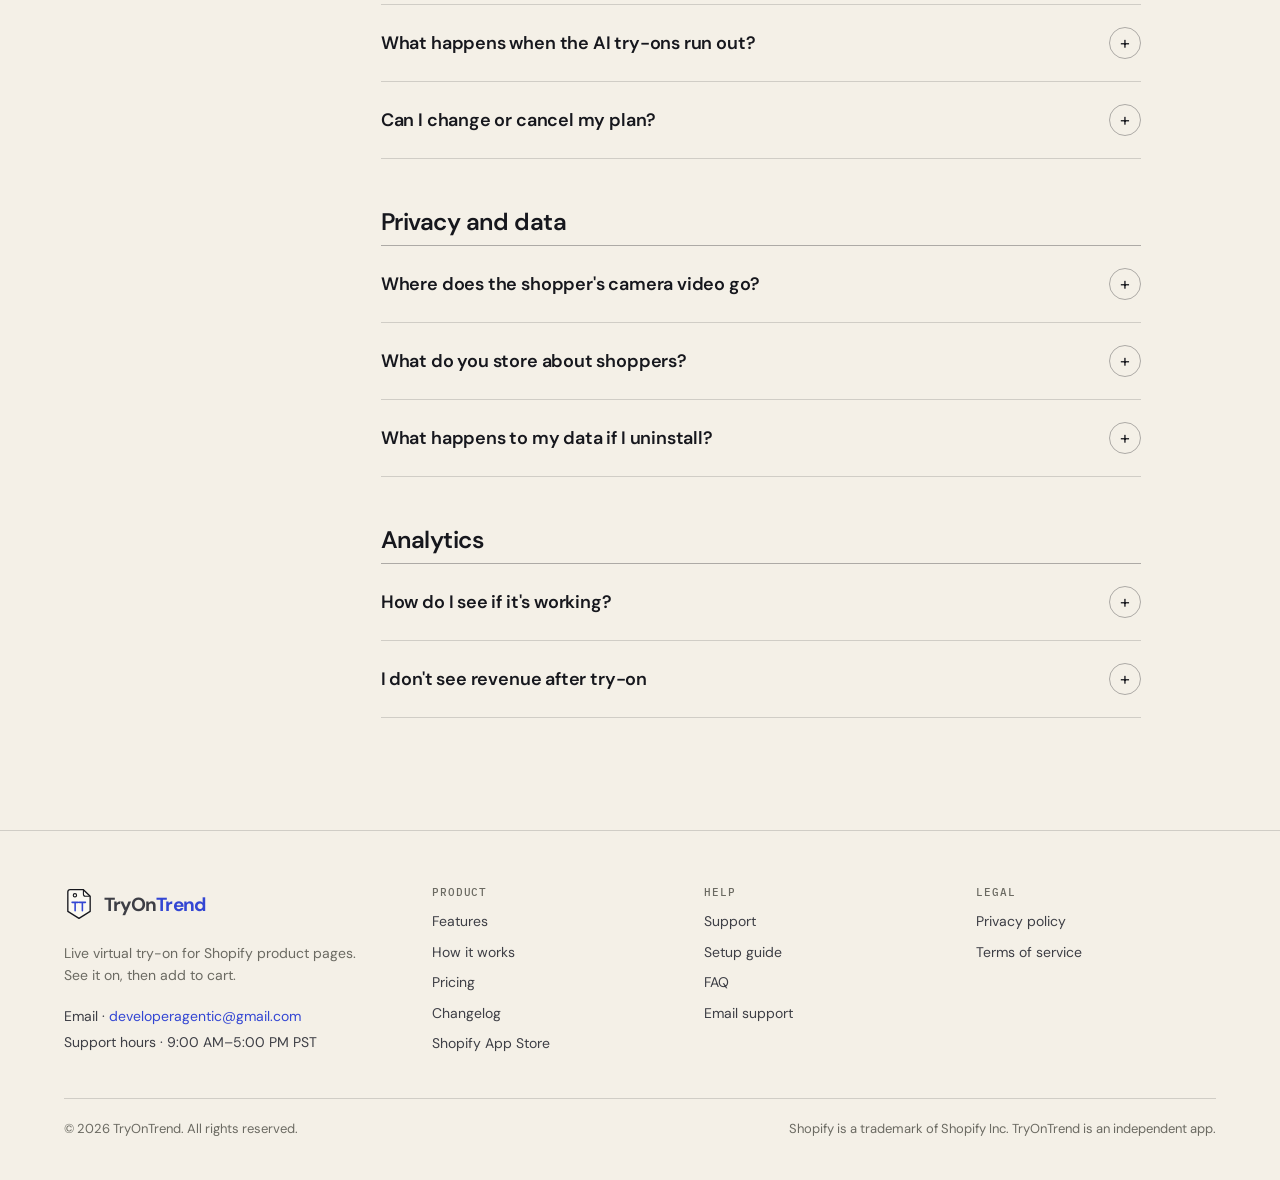
<file: faq/index.html>
<!doctype html>
<html lang="en">
<head>
  <meta charset="utf-8">
  <meta name="viewport" content="width=device-width, initial-scale=1">
  <title>FAQ · TryOnTrend</title>
  <meta name="description" content="Answers about TryOnTrend virtual try-on for Shopify: devices, products, themes, billing, privacy and analytics.">
  <link rel="canonical" href="https://tryontrend.com/faq/">
  <meta name="theme-color" content="#f4f0e7">
  <link rel="icon" href="/assets/favicon.svg" type="image/svg+xml">
  <meta property="og:type" content="website">
  <meta property="og:site_name" content="TryOnTrend">
  <meta property="og:title" content="FAQ · TryOnTrend">
  <meta property="og:description" content="Answers about TryOnTrend virtual try-on for Shopify: devices, products, themes, billing, privacy and analytics.">
  <meta property="og:url" content="https://tryontrend.com/faq/">
  <meta property="og:image" content="https://tryontrend.com/assets/img/og.jpg">
  <meta property="og:image:width" content="1200">
  <meta property="og:image:height" content="630">
  <meta name="twitter:card" content="summary_large_image">
  <link rel="preconnect" href="https://fonts.googleapis.com">
  <link rel="preconnect" href="https://fonts.gstatic.com" crossorigin>
  <link rel="stylesheet" href="https://fonts.googleapis.com/css2?family=DM+Sans:opsz,wght@9..40,400;9..40,500;9..40,600;9..40,700&family=Fraunces:ital,opsz,wght@0,9..144,500;1,9..144,500&family=IBM+Plex+Mono:wght@400;500&display=swap">
  <link rel="stylesheet" href="/assets/css/site.css">
  <script src="/assets/js/site.js" defer></script>
  <script type="application/ld+json">{"@context": "https://schema.org", "@type": "FAQPage", "mainEntity": [{"@type": "Question", "name": "Do shoppers need to download anything or sign up?", "acceptedAnswer": {"@type": "Answer", "text": "No. Virtual Try On opens right on your product page in the shopper's browser. There's no app to install and no account or email to give."}}, {"@type": "Question", "name": "Which devices does it work on?", "acceptedAnswer": {"@type": "Answer", "text": "Phones, tablets and computers with a camera, in a current browser. On phones the live try-on fills the screen, framed to the shopper's screen shape."}}, {"@type": "Question", "name": "What if a shopper doesn't want to use the camera?", "acceptedAnswer": {"@type": "Answer", "text": "They can upload a photo instead and get a photo-real image of themselves wearing the product."}}, {"@type": "Question", "name": "Does it tell shoppers their size?", "acceptedAnswer": {"@type": "Answer", "text": "No. TryOnTrend is a visual try-on: it shows how a piece looks on the shopper, not how it fits. Keep your size guide on the page."}}, {"@type": "Question", "name": "Can shoppers keep their try-on?", "acceptedAnswer": {"@type": "Answer", "text": "Yes. After a try-on they can save or share the video. It's kept on their own device for 5 minutes so they can watch it again, and it's never uploaded to us."}}, {"@type": "Question", "name": "Which products work best?", "acceptedAnswer": {"@type": "Answer", "text": "Clothing with clean product photos, ideally on a plain background: tops, jackets, dresses, knitwear and trousers. Busy lifestyle photos, flat accessories and jewelry give less convincing results. You choose which products show the button."}}, {"@type": "Question", "name": "Does it work with my theme?", "acceptedAnswer": {"@type": "Answer", "text": "It works with Online Store 2.0 themes as an app block you place in the theme editor, and with older themes through an app embed that adds the button automatically. No code needed."}}, {"@type": "Question", "name": "Can I choose which products show the button?", "acceptedAnswer": {"@type": "Answer", "text": "Yes. Show it on every product, or pick products and collections. Exclusions always win, so gift cards and accessories stay out."}}, {"@type": "Question", "name": "Why doesn't the button show on a sold-out product?", "acceptedAnswer": {"@type": "Answer", "text": "By default the button shows only when a product has more than 1 in stock, so shoppers don't try on something they can't buy. You can change the number, or turn the rule off, under Products. Products that don't track inventory, or keep selling when out of stock, always show it."}}, {"@type": "Question", "name": "Will it slow down my store?", "acceptedAnswer": {"@type": "Answer", "text": "No. The button script is under 10 KB and loads after the page. The try-on itself only loads when a shopper opens it."}}, {"@type": "Question", "name": "How does billing work?", "acceptedAnswer": {"@type": "Answer", "text": "Plans are billed by Shopify every 30 days, on your Shopify invoice, with no trial on paid plans. Each plan includes a monthly number of photo-real AI try-ons. Beyond that, each extra AI try-on is $0.75, up to a spending limit per 30 days that you approve ($250, or $500 on Pro). The Free plan has no charges at all."}}, {"@type": "Question", "name": "What counts as a photo-real AI try-on?", "acceptedAnswer": {"@type": "Answer", "text": "One live 20-second AI video, or one AI photo from an uploaded picture. The on-device try-on is unlimited and never counts."}}, {"@type": "Question", "name": "What happens when the AI try-ons run out?", "acceptedAnswer": {"@type": "Answer", "text": "On paid plans, extra AI try-ons are $0.75 each until you reach your spending limit. On the Free plan, and once a spending limit is reached, shoppers get the on-device try-on instead, so the button keeps working."}}, {"@type": "Question", "name": "Can I change or cancel my plan?", "acceptedAnswer": {"@type": "Answer", "text": "Yes, any time from Billing in the app. Shopify shows the new plan for you to approve. Uninstalling the app cancels the subscription."}}, {"@type": "Question", "name": "Where does the shopper's camera video go?", "acceptedAnswer": {"@type": "Answer", "text": "The camera only starts when the shopper chooses it, after a short notice. The on-device try-on never leaves their device. For the photo-real AI try-on, the camera is streamed to our AI partner for that 20-second session; we don't store the video, and the shopper's recording stays on their own device."}}, {"@type": "Question", "name": "What do you store about shoppers?", "acceptedAnswer": {"@type": "Answer", "text": "Anonymous try-on analytics: which product was tried, with a random id per browser tab, kept for 90 days. No names, emails, addresses or faces. Optional ratings and comments carry no identifiers."}}, {"@type": "Question", "name": "What happens to my data if I uninstall?", "acceptedAnswer": {"@type": "Answer", "text": "All of your store's try-on data is deleted. See the privacy policy for the details."}}, {"@type": "Question", "name": "How do I see if it's working?", "acceptedAnswer": {"@type": "Answer", "text": "Analytics shows try-ons, add-to-carts, orders and revenue placed within 14 days of a try-on, the funnel from button to order, your most tried-on products and shopper ratings. The Activity tab lists every try-on as it happens."}}, {"@type": "Question", "name": "I don't see revenue after try-on", "acceptedAnswer": {"@type": "Answer", "text": "Orders count when they're placed within 14 days of a completed try-on in the same browser. It can take a few seconds for a new order to appear."}}]}</script>
</head>
<body>
  <a class="skip-link" href="#main">Skip to content</a>
  <header class="site-header">
    <div class="wrap header-inner">
      <a class="brand" href="/" aria-label="TryOnTrend home"><svg viewBox="0 0 36 40" aria-hidden="true" focusable="false"><path d="M7.2 2.8h16.1l8.1 7.8v18.3L18 37.2 4.6 28.9V5.4a2.6 2.6 0 0 1 2.6-2.6Z" fill="#fbf9f3" stroke="#16171d" stroke-width="1.6" stroke-linejoin="round"/><path d="M23.3 3v5.2a2.4 2.4 0 0 0 2.4 2.4h5.2" fill="none" stroke="#16171d" stroke-width="1.3" stroke-linejoin="round"/><circle cx="13.1" cy="9.5" r="2" fill="none" stroke="#16171d" stroke-width="1.3"/><path d="M9.7 18h7.3M13.35 18v10M18.4 18h7.3M22.05 18v10" fill="none" stroke="#3346d3" stroke-width="1.9" stroke-linecap="round"/></svg><span class="brand-name">TryOn<span>Trend</span></span></a>
      <button class="menu-toggle" type="button" aria-expanded="false" aria-controls="nav-panel" aria-label="Open menu"><svg viewBox="0 0 24 24" fill="none" stroke="currentColor" stroke-width="2" stroke-linecap="round" stroke-linejoin="round" aria-hidden="true" focusable="false"><path d="M4 7h16M4 12h16M4 17h16"/></svg></button>
      <div class="nav-panel" id="nav-panel">
        <nav class="nav" aria-label="Main">
          <a href="/how-it-works/">How it works</a>
          <a href="/features/">Features</a>
          <a href="/pricing/">Pricing</a>
          <a href="/faq/" aria-current="page">FAQ</a>
          <a href="/support/">Support</a>
          <a class="btn header-cta" href="https://apps.shopify.com/tryontrend">Install on Shopify</a>
        </nav>
      </div>
    </div>
  </header>

  <main id="main">
    <section class="page-hero">
      <div class="wrap">
        <p class="kicker">FAQ</p>
        <h1 class="display">Good to <em>know.</em></h1>
        <p class="lede">Answers for merchants about the try-on, setup, billing and privacy. Something else? <a href="/support/" style="color:var(--cobalt)">Visit support</a>.</p>
      </div>
    </section>
    <div class="wrap doc">
      <nav class="toc" aria-label="On this page">
        <p>Topics</p>
        <ol>
            <li><a href="#shoppers">For shoppers</a></li>
            <li><a href="#setup">Products and setup</a></li>
            <li><a href="#billing">Plans and billing</a></li>
            <li><a href="#privacy">Privacy and data</a></li>
            <li><a href="#results">Analytics</a></li>
        </ol>
      </nav>
      <div class="faq-groups">
          <h2 id="shoppers">For shoppers</h2>
          <div class="faq">
          <details>
            <summary>Do shoppers need to download anything or sign up?</summary>
            <p>No. Virtual Try On opens right on your product page in the shopper's browser. There's no app to install and no account or email to give.</p>
          </details>
          <details>
            <summary>Which devices does it work on?</summary>
            <p>Phones, tablets and computers with a camera, in a current browser. On phones the live try-on fills the screen, framed to the shopper's screen shape.</p>
          </details>
          <details>
            <summary>What if a shopper doesn&#x27;t want to use the camera?</summary>
            <p>They can upload a photo instead and get a photo-real image of themselves wearing the product.</p>
          </details>
          <details>
            <summary>Does it tell shoppers their size?</summary>
            <p>No. TryOnTrend is a visual try-on: it shows how a piece looks on the shopper, not how it fits. Keep your size guide on the page.</p>
          </details>
          <details>
            <summary>Can shoppers keep their try-on?</summary>
            <p>Yes. After a try-on they can save or share the video. It's kept on their own device for 5 minutes so they can watch it again, and it's never uploaded to us.</p>
          </details>
          </div>
          <h2 id="setup">Products and setup</h2>
          <div class="faq">
          <details>
            <summary>Which products work best?</summary>
            <p>Clothing with clean product photos, ideally on a plain background: tops, jackets, dresses, knitwear and trousers. Busy lifestyle photos, flat accessories and jewelry give less convincing results. You choose which products show the button.</p>
          </details>
          <details>
            <summary>Does it work with my theme?</summary>
            <p>It works with Online Store 2.0 themes as an app block you place in the theme editor, and with older themes through an app embed that adds the button automatically. No code needed.</p>
          </details>
          <details>
            <summary>Can I choose which products show the button?</summary>
            <p>Yes. Show it on every product, or pick products and collections. Exclusions always win, so gift cards and accessories stay out.</p>
          </details>
          <details>
            <summary>Why doesn&#x27;t the button show on a sold-out product?</summary>
            <p>By default the button shows only when a product has more than 1 in stock, so shoppers don't try on something they can't buy. You can change the number, or turn the rule off, under Products. Products that don't track inventory, or keep selling when out of stock, always show it.</p>
          </details>
          <details>
            <summary>Will it slow down my store?</summary>
            <p>No. The button script is under 10 KB and loads after the page. The try-on itself only loads when a shopper opens it.</p>
          </details>
          </div>
          <h2 id="billing">Plans and billing</h2>
          <div class="faq">
          <details>
            <summary>How does billing work?</summary>
            <p>Plans are billed by Shopify every 30 days, on your Shopify invoice, with no trial on paid plans. Each plan includes a monthly number of photo-real AI try-ons. Beyond that, each extra AI try-on is $0.75, up to a spending limit per 30 days that you approve ($250, or $500 on Pro). The Free plan has no charges at all.</p>
          </details>
          <details>
            <summary>What counts as a photo-real AI try-on?</summary>
            <p>One live 20-second AI video, or one AI photo from an uploaded picture. The on-device try-on is unlimited and never counts.</p>
          </details>
          <details>
            <summary>What happens when the AI try-ons run out?</summary>
            <p>On paid plans, extra AI try-ons are $0.75 each until you reach your spending limit. On the Free plan, and once a spending limit is reached, shoppers get the on-device try-on instead, so the button keeps working.</p>
          </details>
          <details>
            <summary>Can I change or cancel my plan?</summary>
            <p>Yes, any time from Billing in the app. Shopify shows the new plan for you to approve. Uninstalling the app cancels the subscription.</p>
          </details>
          </div>
          <h2 id="privacy">Privacy and data</h2>
          <div class="faq">
          <details>
            <summary>Where does the shopper&#x27;s camera video go?</summary>
            <p>The camera only starts when the shopper chooses it, after a short notice. The on-device try-on never leaves their device. For the photo-real AI try-on, the camera is streamed to our AI partner for that 20-second session; we don't store the video, and the shopper's recording stays on their own device.</p>
          </details>
          <details>
            <summary>What do you store about shoppers?</summary>
            <p>Anonymous try-on analytics: which product was tried, with a random id per browser tab, kept for 90 days. No names, emails, addresses or faces. Optional ratings and comments carry no identifiers.</p>
          </details>
          <details>
            <summary>What happens to my data if I uninstall?</summary>
            <p>All of your store's try-on data is deleted. See the <a href="/privacy/" style="color:var(--cobalt)">privacy policy</a> for the details.</p>
          </details>
          </div>
          <h2 id="results">Analytics</h2>
          <div class="faq">
          <details>
            <summary>How do I see if it&#x27;s working?</summary>
            <p>Analytics shows try-ons, add-to-carts, orders and revenue placed within 14 days of a try-on, the funnel from button to order, your most tried-on products and shopper ratings. The Activity tab lists every try-on as it happens.</p>
          </details>
          <details>
            <summary>I don&#x27;t see revenue after try-on</summary>
            <p>Orders count when they're placed within 14 days of a completed try-on in the same browser. It can take a few seconds for a new order to appear.</p>
          </details>
          </div>
      </div>
    </div>

  </main>
  <footer class="site-footer">
    <div class="wrap">
      <div class="footer-grid">
        <div>
          <a class="brand" href="/" aria-label="TryOnTrend home"><svg viewBox="0 0 36 40" aria-hidden="true" focusable="false"><path d="M7.2 2.8h16.1l8.1 7.8v18.3L18 37.2 4.6 28.9V5.4a2.6 2.6 0 0 1 2.6-2.6Z" fill="#fbf9f3" stroke="#16171d" stroke-width="1.6" stroke-linejoin="round"/><path d="M23.3 3v5.2a2.4 2.4 0 0 0 2.4 2.4h5.2" fill="none" stroke="#16171d" stroke-width="1.3" stroke-linejoin="round"/><circle cx="13.1" cy="9.5" r="2" fill="none" stroke="#16171d" stroke-width="1.3"/><path d="M9.7 18h7.3M13.35 18v10M18.4 18h7.3M22.05 18v10" fill="none" stroke="#3346d3" stroke-width="1.9" stroke-linecap="round"/></svg><span class="brand-name">TryOn<span>Trend</span></span></a>
          <p>Live virtual try-on for Shopify product pages. See it on, then add to cart.</p>
          <address class="footer-contact">
            <span>Email · <a href="mailto:developeragentic@gmail.com">developeragentic@gmail.com</a></span>
            <span>Support hours · 9:00 AM–5:00 PM PST</span>
          </address>
        </div>
        <div>
          <h2>Product</h2>
          <ul>
            <li><a href="/features/">Features</a></li>
            <li><a href="/how-it-works/">How it works</a></li>
            <li><a href="/pricing/">Pricing</a></li>
            <li><a href="/changelog/">Changelog</a></li>
            <li><a href="https://apps.shopify.com/tryontrend">Shopify App Store</a></li>
          </ul>
        </div>
        <div>
          <h2>Help</h2>
          <ul>
            <li><a href="/support/">Support</a></li>
            <li><a href="/how-it-works/#setup">Setup guide</a></li>
            <li><a href="/faq/">FAQ</a></li>
            <li><a href="mailto:developeragentic@gmail.com">Email support</a></li>
          </ul>
        </div>
        <div>
          <h2>Legal</h2>
          <ul>
            <li><a href="/privacy/">Privacy policy</a></li>
            <li><a href="/terms/">Terms of service</a></li>
          </ul>
        </div>
      </div>
      <div class="footer-bottom">
        <span>© <span data-year>2026</span> TryOnTrend. All rights reserved.</span>
        <span>Shopify is a trademark of Shopify Inc. TryOnTrend is an independent app.</span>
      </div>
    </div>
  </footer>
</body>
</html>
</file>
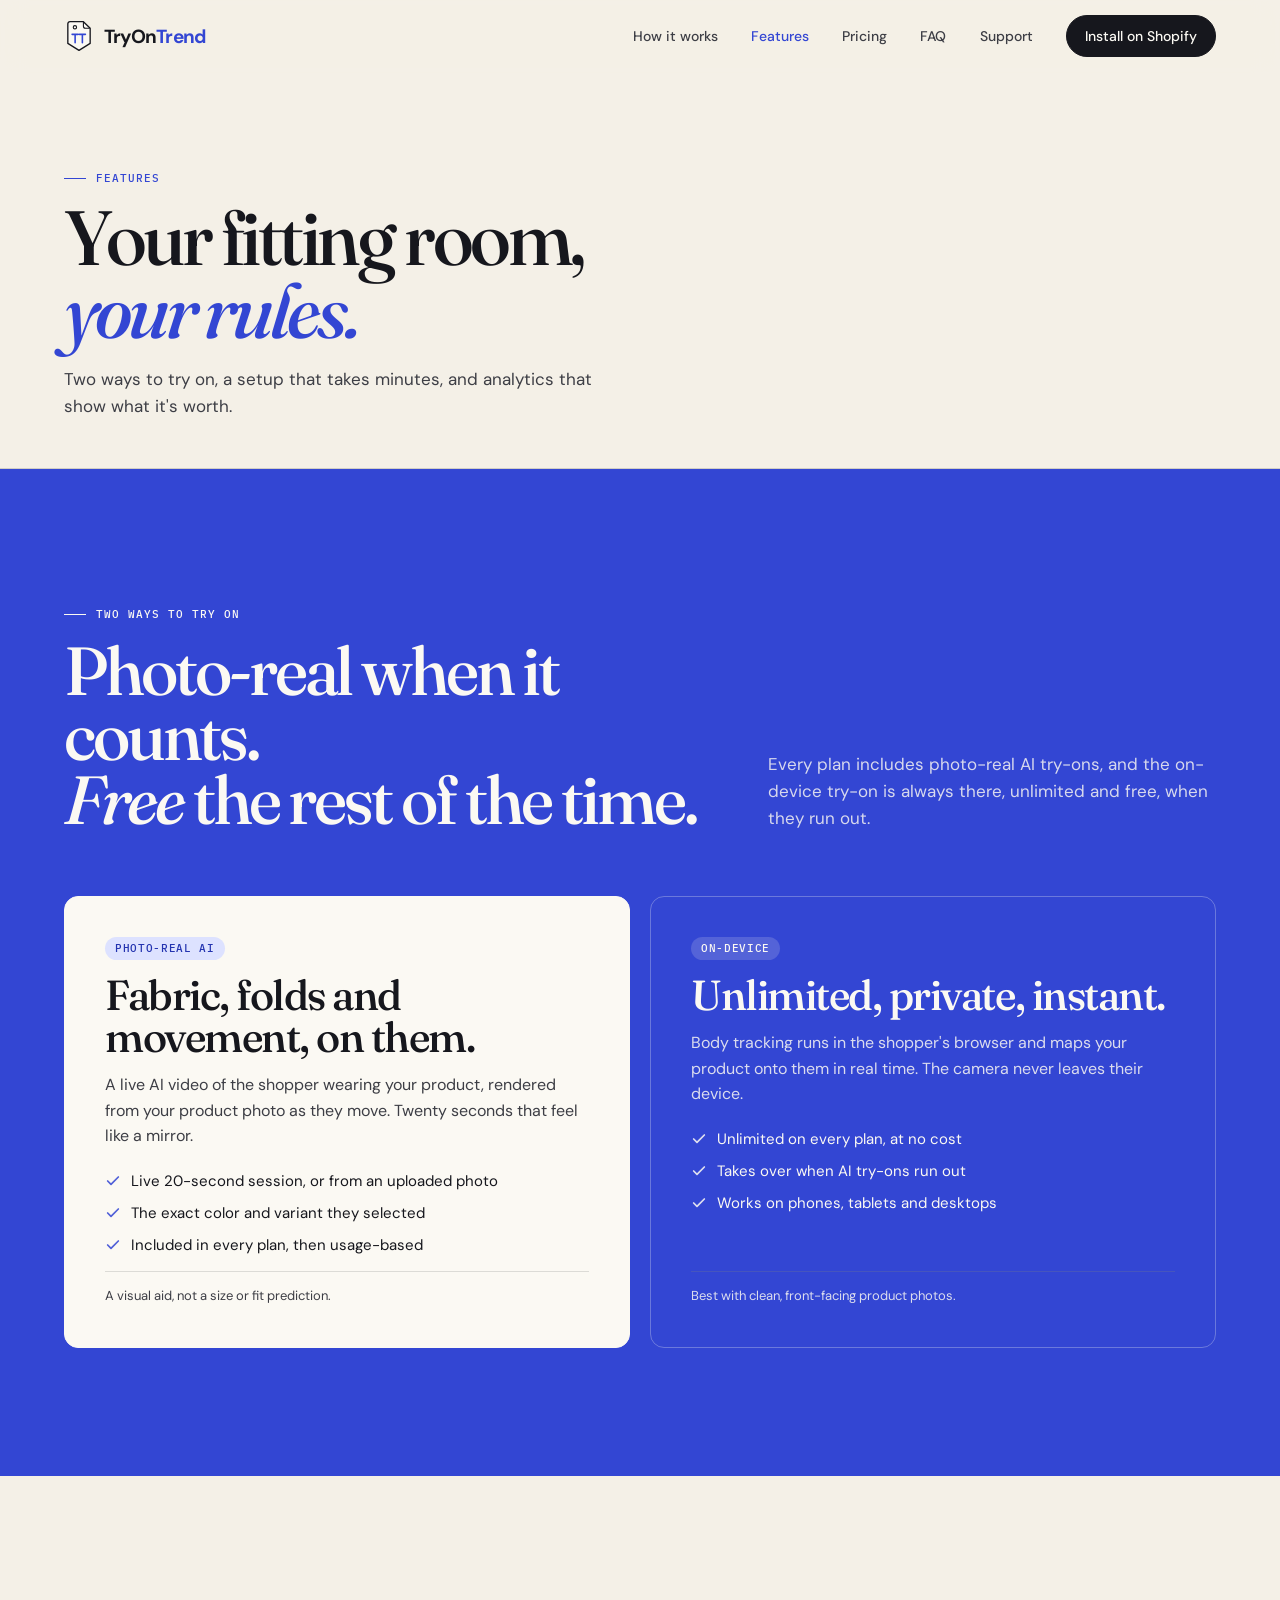
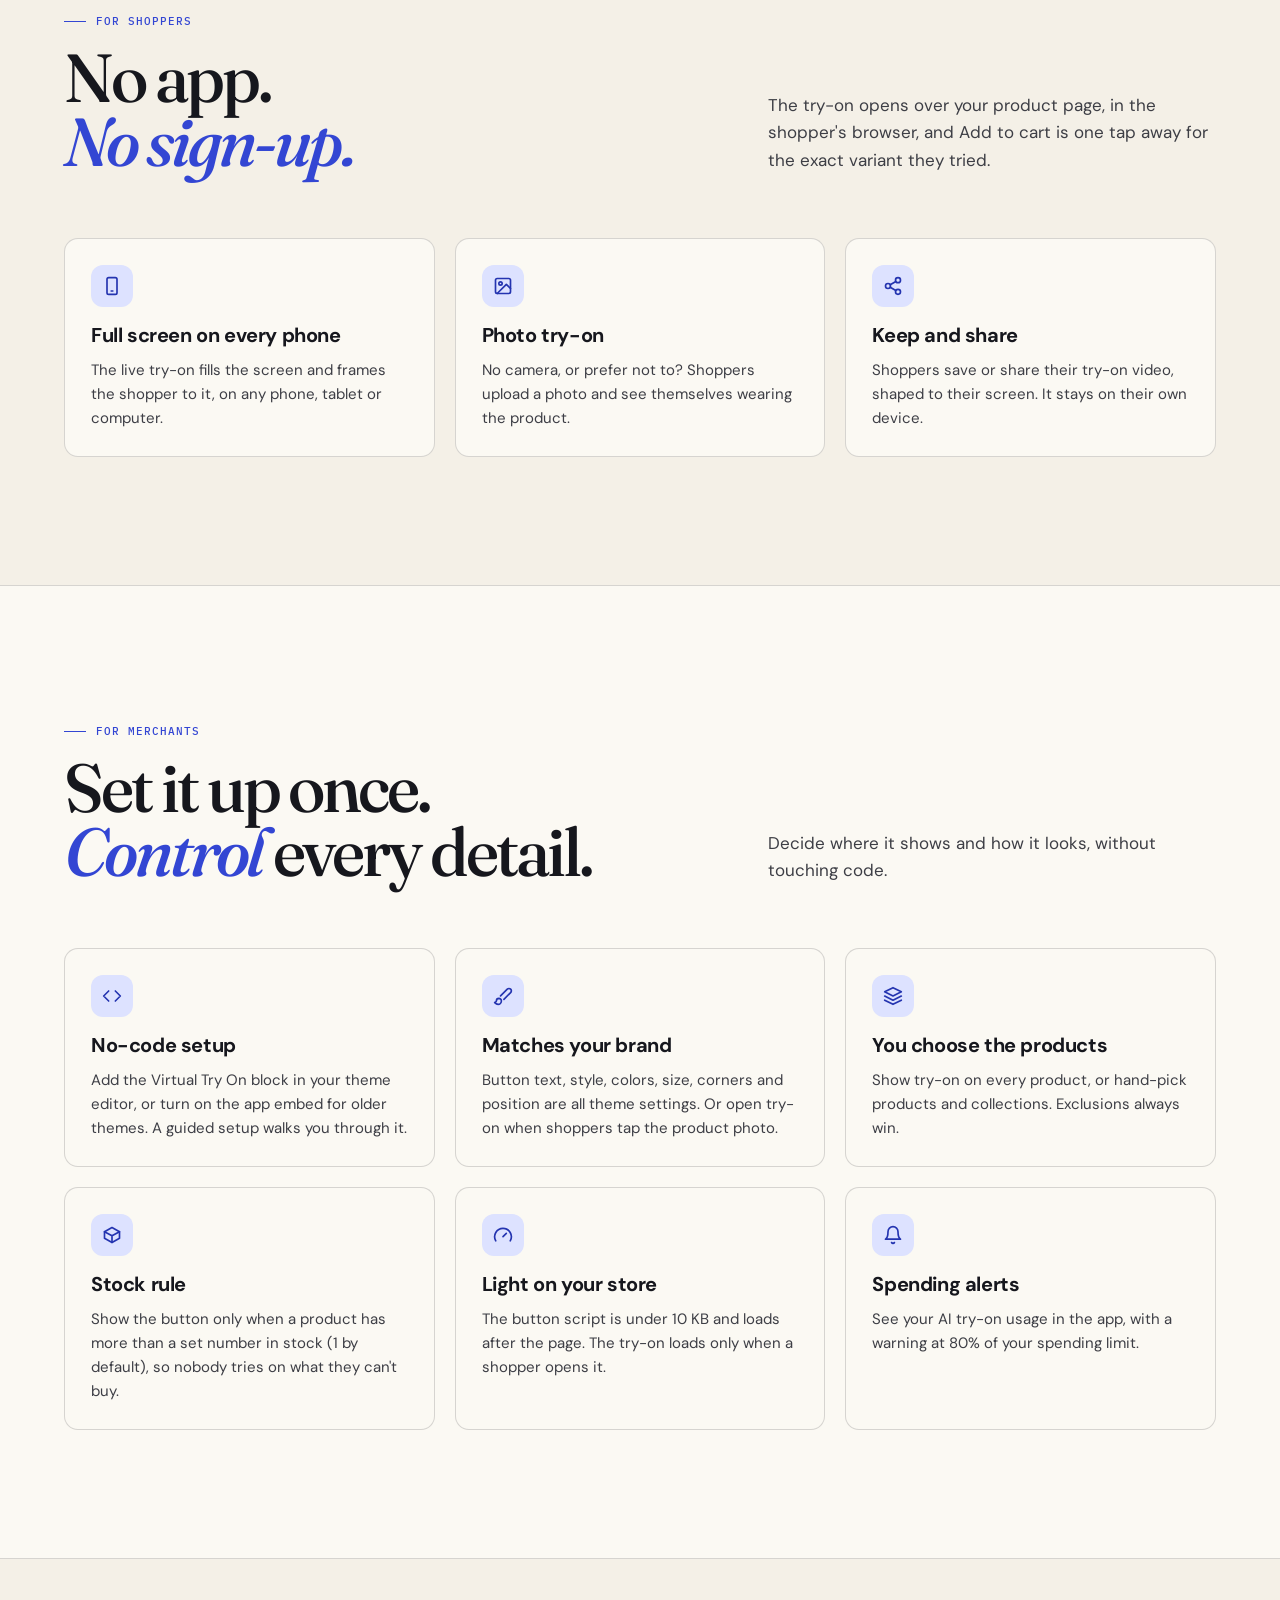
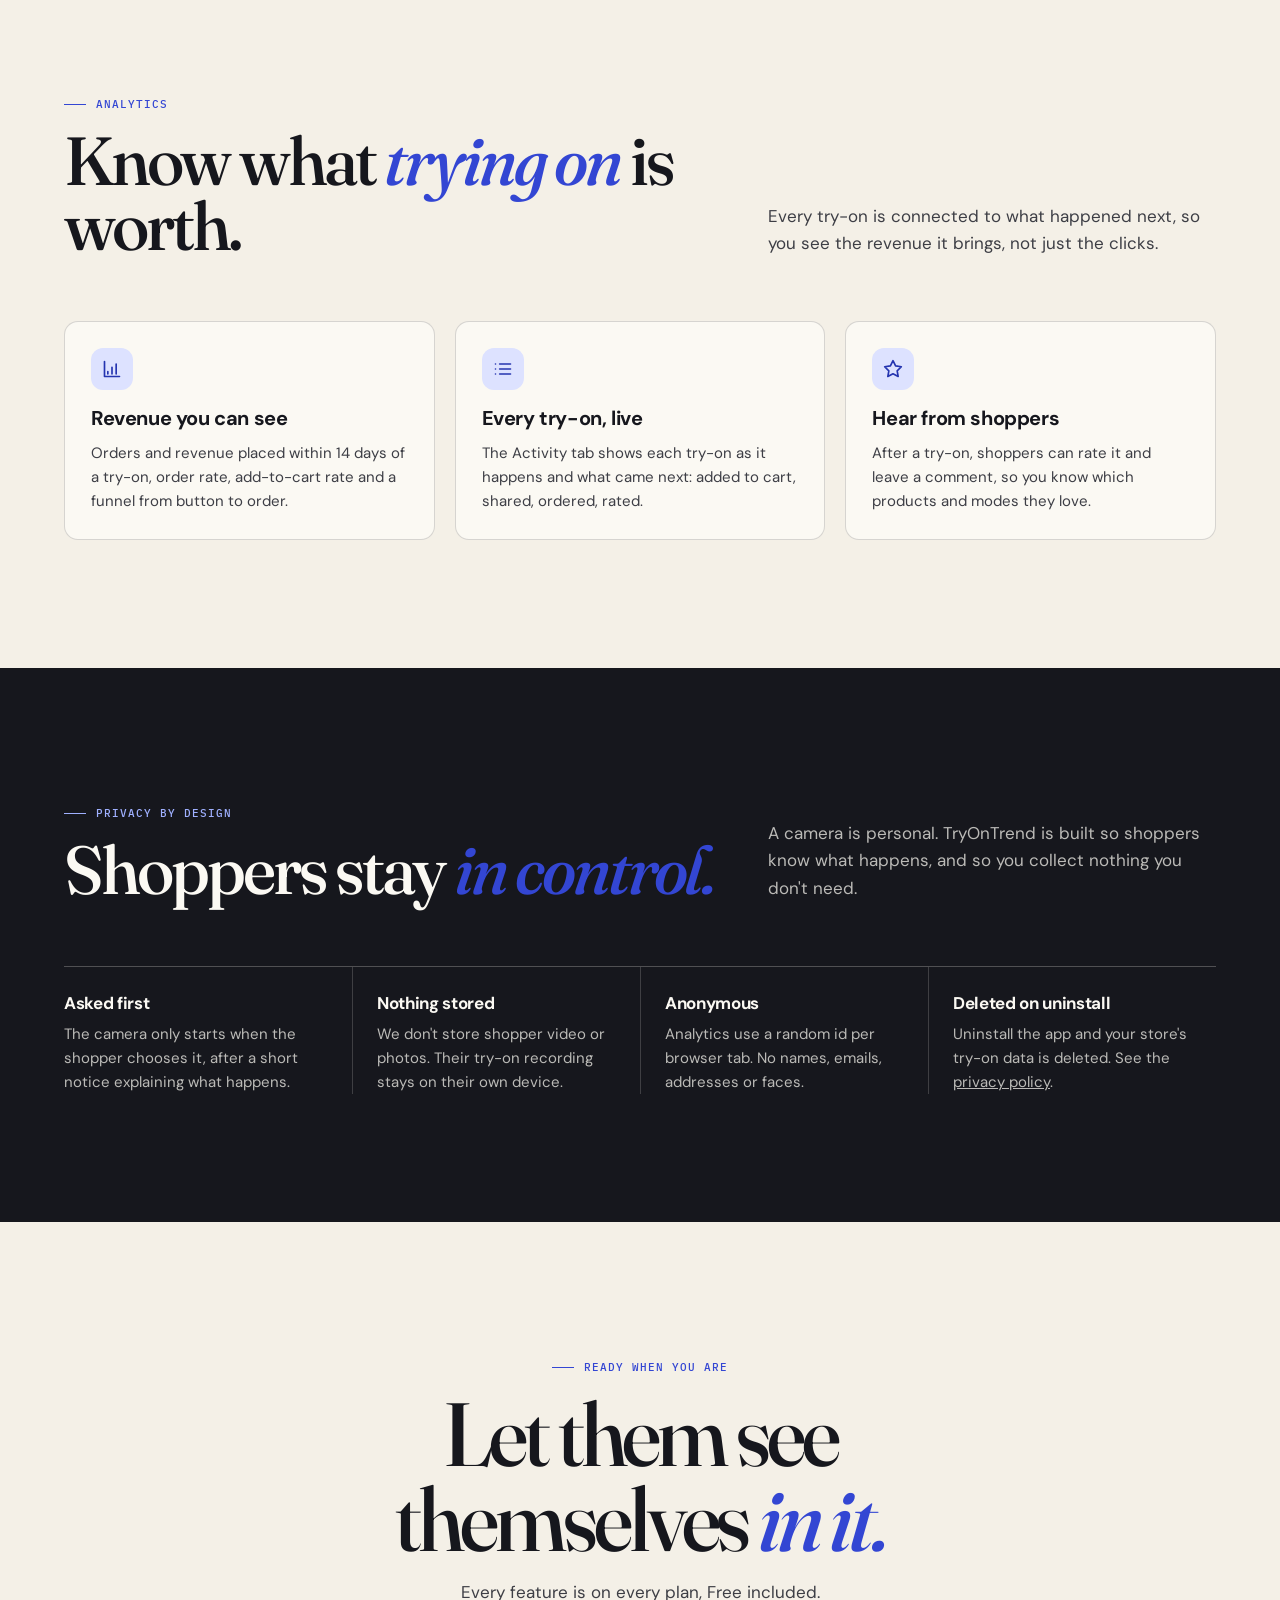
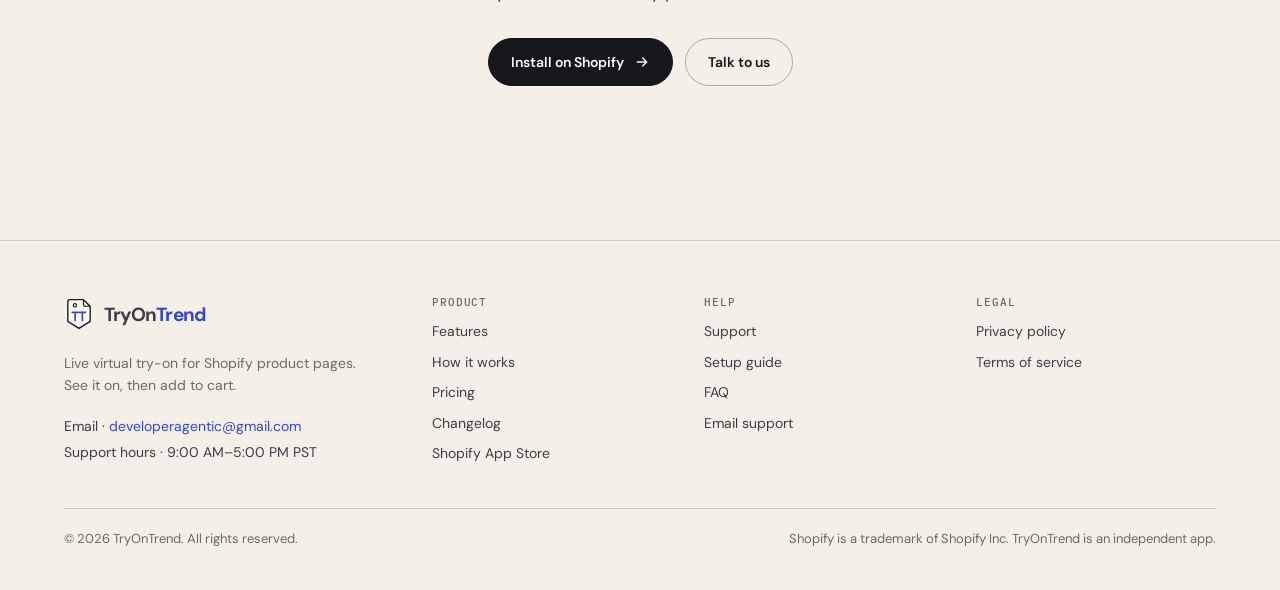
<file: features/index.html>
<!doctype html>
<html lang="en">
<head>
  <meta charset="utf-8">
  <meta name="viewport" content="width=device-width, initial-scale=1">
  <title>Features · TryOnTrend</title>
  <meta name="description" content="Photo-real AI and unlimited on-device virtual try-on for Shopify, with product rules, a stock rule, button styling and revenue analytics.">
  <link rel="canonical" href="https://tryontrend.com/features/">
  <meta name="theme-color" content="#f4f0e7">
  <link rel="icon" href="/assets/favicon.svg" type="image/svg+xml">
  <meta property="og:type" content="website">
  <meta property="og:site_name" content="TryOnTrend">
  <meta property="og:title" content="Features · TryOnTrend">
  <meta property="og:description" content="Photo-real AI and unlimited on-device virtual try-on for Shopify, with product rules, a stock rule, button styling and revenue analytics.">
  <meta property="og:url" content="https://tryontrend.com/features/">
  <meta property="og:image" content="https://tryontrend.com/assets/img/og.jpg">
  <meta property="og:image:width" content="1200">
  <meta property="og:image:height" content="630">
  <meta name="twitter:card" content="summary_large_image">
  <link rel="preconnect" href="https://fonts.googleapis.com">
  <link rel="preconnect" href="https://fonts.gstatic.com" crossorigin>
  <link rel="stylesheet" href="https://fonts.googleapis.com/css2?family=DM+Sans:opsz,wght@9..40,400;9..40,500;9..40,600;9..40,700&family=Fraunces:ital,opsz,wght@0,9..144,500;1,9..144,500&family=IBM+Plex+Mono:wght@400;500&display=swap">
  <link rel="stylesheet" href="/assets/css/site.css">
  <script src="/assets/js/site.js" defer></script>
</head>
<body>
  <a class="skip-link" href="#main">Skip to content</a>
  <header class="site-header">
    <div class="wrap header-inner">
      <a class="brand" href="/" aria-label="TryOnTrend home"><svg viewBox="0 0 36 40" aria-hidden="true" focusable="false"><path d="M7.2 2.8h16.1l8.1 7.8v18.3L18 37.2 4.6 28.9V5.4a2.6 2.6 0 0 1 2.6-2.6Z" fill="#fbf9f3" stroke="#16171d" stroke-width="1.6" stroke-linejoin="round"/><path d="M23.3 3v5.2a2.4 2.4 0 0 0 2.4 2.4h5.2" fill="none" stroke="#16171d" stroke-width="1.3" stroke-linejoin="round"/><circle cx="13.1" cy="9.5" r="2" fill="none" stroke="#16171d" stroke-width="1.3"/><path d="M9.7 18h7.3M13.35 18v10M18.4 18h7.3M22.05 18v10" fill="none" stroke="#3346d3" stroke-width="1.9" stroke-linecap="round"/></svg><span class="brand-name">TryOn<span>Trend</span></span></a>
      <button class="menu-toggle" type="button" aria-expanded="false" aria-controls="nav-panel" aria-label="Open menu"><svg viewBox="0 0 24 24" fill="none" stroke="currentColor" stroke-width="2" stroke-linecap="round" stroke-linejoin="round" aria-hidden="true" focusable="false"><path d="M4 7h16M4 12h16M4 17h16"/></svg></button>
      <div class="nav-panel" id="nav-panel">
        <nav class="nav" aria-label="Main">
          <a href="/how-it-works/">How it works</a>
          <a href="/features/" aria-current="page">Features</a>
          <a href="/pricing/">Pricing</a>
          <a href="/faq/">FAQ</a>
          <a href="/support/">Support</a>
          <a class="btn header-cta" href="https://apps.shopify.com/tryontrend">Install on Shopify</a>
        </nav>
      </div>
    </div>
  </header>

  <main id="main">
    <section class="page-hero">
      <div class="wrap">
        <p class="kicker">Features</p>
        <h1 class="display">Your fitting room,<br><em>your rules.</em></h1>
        <p class="lede">Two ways to try on, a setup that takes minutes, and analytics that show what it's worth.</p>
      </div>
    </section>

    <section class="section band-cobalt" aria-labelledby="modes-title">
      <div class="wrap">
        <div class="section-head">
          <div>
            <p class="kicker">Two ways to try on</p>
            <h2 class="display" id="modes-title">Photo-real when it counts.<br><em>Free</em> the rest of the time.</h2>
          </div>
          <p class="lede">Every plan includes photo-real AI try-ons, and the on-device try-on is always there, unlimited and free, when they run out.</p>
        </div>
        <div class="modes">
          <article class="mode mode-featured">
            <span class="label">Photo-real AI</span>
            <h3>Fabric, folds and movement, on them.</h3>
            <p>A live AI video of the shopper wearing your product, rendered from your product photo as they move. Twenty seconds that feel like a mirror.</p>
            <ul class="ticks">
              <li>Live 20-second session, or from an uploaded photo</li>
              <li>The exact color and variant they selected</li>
              <li>Included in every plan, then usage-based</li>
            </ul>
            <p class="fine">A visual aid, not a size or fit prediction.</p>
          </article>
          <article class="mode">
            <span class="label">On-device</span>
            <h3>Unlimited, private, instant.</h3>
            <p>Body tracking runs in the shopper's browser and maps your product onto them in real time. The camera never leaves their device.</p>
            <ul class="ticks">
              <li>Unlimited on every plan, at no cost</li>
              <li>Takes over when AI try-ons run out</li>
              <li>Works on phones, tablets and desktops</li>
            </ul>
            <p class="fine">Best with clean, front-facing product photos.</p>
          </article>
        </div>
      </div>
    </section>

    <section class="section" aria-labelledby="shopper-title">
      <div class="wrap">
        <div class="section-head">
          <div>
            <p class="kicker">For shoppers</p>
            <h2 class="display" id="shopper-title">No app.<br><em>No sign-up.</em></h2>
          </div>
          <p class="lede">The try-on opens over your product page, in the shopper's browser, and Add to cart is one tap away for the exact variant they tried.</p>
        </div>
        <div class="features">
          <article class="feature">
            <span class="icon"><svg viewBox="0 0 24 24" fill="none" stroke="currentColor" stroke-width="2" stroke-linecap="round" stroke-linejoin="round" aria-hidden="true" focusable="false"><rect x="6" y="2" width="12" height="20" rx="2"/><path d="M11 18h2"/></svg></span>
            <h3>Full screen on every phone</h3>
            <p>The live try-on fills the screen and frames the shopper to it, on any phone, tablet or computer.</p>
          </article>
          <article class="feature">
            <span class="icon"><svg viewBox="0 0 24 24" fill="none" stroke="currentColor" stroke-width="2" stroke-linecap="round" stroke-linejoin="round" aria-hidden="true" focusable="false"><rect x="3" y="3" width="18" height="18" rx="2"/><circle cx="9" cy="9" r="2"/><path d="m21 15-5-5L5 21"/></svg></span>
            <h3>Photo try-on</h3>
            <p>No camera, or prefer not to? Shoppers upload a photo and see themselves wearing the product.</p>
          </article>
          <article class="feature">
            <span class="icon"><svg viewBox="0 0 24 24" fill="none" stroke="currentColor" stroke-width="2" stroke-linecap="round" stroke-linejoin="round" aria-hidden="true" focusable="false"><circle cx="18" cy="5" r="3"/><circle cx="6" cy="12" r="3"/><circle cx="18" cy="19" r="3"/><path d="m8.6 13.5 6.8 4M15.4 6.5l-6.8 4"/></svg></span>
            <h3>Keep and share</h3>
            <p>Shoppers save or share their try-on video, shaped to their screen. It stays on their own device.</p>
          </article>
        </div>
      </div>
    </section>

    <section class="section band" aria-labelledby="merchant-title">
      <div class="wrap">
        <div class="section-head">
          <div>
            <p class="kicker">For merchants</p>
            <h2 class="display" id="merchant-title">Set it up once.<br><em>Control</em> every detail.</h2>
          </div>
          <p class="lede">Decide where it shows and how it looks, without touching code.</p>
        </div>
        <div class="features">
          <article class="feature">
            <span class="icon"><svg viewBox="0 0 24 24" fill="none" stroke="currentColor" stroke-width="2" stroke-linecap="round" stroke-linejoin="round" aria-hidden="true" focusable="false"><path d="m16 18 6-6-6-6M8 6l-6 6 6 6"/></svg></span>
            <h3>No-code setup</h3>
            <p>Add the Virtual Try On block in your theme editor, or turn on the app embed for older themes. A guided setup walks you through it.</p>
          </article>
          <article class="feature">
            <span class="icon"><svg viewBox="0 0 24 24" fill="none" stroke="currentColor" stroke-width="2" stroke-linecap="round" stroke-linejoin="round" aria-hidden="true" focusable="false"><path d="m9.06 11.9 8.07-8.06a2.85 2.85 0 1 1 4.03 4.03l-8.06 8.08"/><path d="M7.07 14.94c-1.66 0-3 1.35-3 3.02 0 1.33-2.5 1.52-2 2.02 1.08 1.1 2.49 2.02 4 2.02 2.2 0 4-1.8 4-4.04a3.01 3.01 0 0 0-3-3.02z"/></svg></span>
            <h3>Matches your brand</h3>
            <p>Button text, style, colors, size, corners and position are all theme settings. Or open try-on when shoppers tap the product photo.</p>
          </article>
          <article class="feature">
            <span class="icon"><svg viewBox="0 0 24 24" fill="none" stroke="currentColor" stroke-width="2" stroke-linecap="round" stroke-linejoin="round" aria-hidden="true" focusable="false"><path d="m12 2 10 5-10 5L2 7z"/><path d="m2 17 10 5 10-5M2 12l10 5 10-5"/></svg></span>
            <h3>You choose the products</h3>
            <p>Show try-on on every product, or hand-pick products and collections. Exclusions always win.</p>
          </article>
          <article class="feature">
            <span class="icon"><svg viewBox="0 0 24 24" fill="none" stroke="currentColor" stroke-width="2" stroke-linecap="round" stroke-linejoin="round" aria-hidden="true" focusable="false"><path d="M21 8 12 3 3 8v8l9 5 9-5z"/><path d="m3 8 9 5 9-5M12 13v8"/></svg></span>
            <h3>Stock rule</h3>
            <p>Show the button only when a product has more than a set number in stock (1 by default), so nobody tries on what they can't buy.</p>
          </article>
          <article class="feature">
            <span class="icon"><svg viewBox="0 0 24 24" fill="none" stroke="currentColor" stroke-width="2" stroke-linecap="round" stroke-linejoin="round" aria-hidden="true" focusable="false"><path d="M12 14 16 10"/><path d="M3.3 19a10 10 0 1 1 17.4 0"/></svg></span>
            <h3>Light on your store</h3>
            <p>The button script is under 10 KB and loads after the page. The try-on loads only when a shopper opens it.</p>
          </article>
          <article class="feature">
            <span class="icon"><svg viewBox="0 0 24 24" fill="none" stroke="currentColor" stroke-width="2" stroke-linecap="round" stroke-linejoin="round" aria-hidden="true" focusable="false"><path d="M6 8a6 6 0 0 1 12 0c0 7 3 9 3 9H3s3-2 3-9"/><path d="M10.3 21a1.94 1.94 0 0 0 3.4 0"/></svg></span>
            <h3>Spending alerts</h3>
            <p>See your AI try-on usage in the app, with a warning at 80% of your spending limit.</p>
          </article>
        </div>
      </div>
    </section>

    <section class="section" aria-labelledby="insight-title">
      <div class="wrap">
        <div class="section-head">
          <div>
            <p class="kicker">Analytics</p>
            <h2 class="display" id="insight-title">Know what <em>trying on</em> is worth.</h2>
          </div>
          <p class="lede">Every try-on is connected to what happened next, so you see the revenue it brings, not just the clicks.</p>
        </div>
        <div class="features">
          <article class="feature">
            <span class="icon"><svg viewBox="0 0 24 24" fill="none" stroke="currentColor" stroke-width="2" stroke-linecap="round" stroke-linejoin="round" aria-hidden="true" focusable="false"><path d="M3 3v18h18"/><path d="M7 15v3M12 10v8M17 6v12"/></svg></span>
            <h3>Revenue you can see</h3>
            <p>Orders and revenue placed within 14 days of a try-on, order rate, add-to-cart rate and a funnel from button to order.</p>
          </article>
          <article class="feature">
            <span class="icon"><svg viewBox="0 0 24 24" fill="none" stroke="currentColor" stroke-width="2" stroke-linecap="round" stroke-linejoin="round" aria-hidden="true" focusable="false"><path d="M8 6h13M8 12h13M8 18h13M3 6h.01M3 12h.01M3 18h.01"/></svg></span>
            <h3>Every try-on, live</h3>
            <p>The Activity tab shows each try-on as it happens and what came next: added to cart, shared, ordered, rated.</p>
          </article>
          <article class="feature">
            <span class="icon"><svg viewBox="0 0 24 24" fill="none" stroke="currentColor" stroke-width="2" stroke-linecap="round" stroke-linejoin="round" aria-hidden="true" focusable="false"><path d="m12 2 3.1 6.3 6.9 1-5 4.9 1.2 6.8L12 17.8 5.8 21l1.2-6.8-5-4.9 6.9-1z"/></svg></span>
            <h3>Hear from shoppers</h3>
            <p>After a try-on, shoppers can rate it and leave a comment, so you know which products and modes they love.</p>
          </article>
        </div>
      </div>
    </section>

    <section class="section band-ink" aria-labelledby="privacy-title">
      <div class="wrap">
        <div class="section-head">
          <div>
            <p class="kicker">Privacy by design</p>
            <h2 class="display" id="privacy-title">Shoppers stay <em>in control.</em></h2>
          </div>
          <p class="lede">A camera is personal. TryOnTrend is built so shoppers know what happens, and so you collect nothing you don't need.</p>
        </div>
        <div class="privacy-grid">
          <div><h3>Asked first</h3><p>The camera only starts when the shopper chooses it, after a short notice explaining what happens.</p></div>
          <div><h3>Nothing stored</h3><p>We don't store shopper video or photos. Their try-on recording stays on their own device.</p></div>
          <div><h3>Anonymous</h3><p>Analytics use a random id per browser tab. No names, emails, addresses or faces.</p></div>
          <div><h3>Deleted on uninstall</h3><p>Uninstall the app and your store's try-on data is deleted. See the <a href="/privacy/" style="color:inherit">privacy policy</a>.</p></div>
        </div>
      </div>
    </section>

    <section class="section closing" aria-labelledby="closing-title">
      <div class="wrap">
        <p class="kicker">Ready when you are</p>
        <h2 class="display" id="closing-title">Let them see<br>themselves <em>in it.</em></h2>
        <p class="lede">Every feature is on every plan, Free included.</p>
        <div class="hero-actions">
          <a class="btn" href="https://apps.shopify.com/tryontrend">Install on Shopify <svg viewBox="0 0 24 24" fill="none" stroke="currentColor" stroke-width="2" stroke-linecap="round" stroke-linejoin="round" aria-hidden="true" focusable="false"><path d="M5 12h14M13 6l6 6-6 6"/></svg></a>
          <a class="btn btn-ghost" href="/support/">Talk to us</a>
        </div>
      </div>
    </section>
  </main>
  <footer class="site-footer">
    <div class="wrap">
      <div class="footer-grid">
        <div>
          <a class="brand" href="/" aria-label="TryOnTrend home"><svg viewBox="0 0 36 40" aria-hidden="true" focusable="false"><path d="M7.2 2.8h16.1l8.1 7.8v18.3L18 37.2 4.6 28.9V5.4a2.6 2.6 0 0 1 2.6-2.6Z" fill="#fbf9f3" stroke="#16171d" stroke-width="1.6" stroke-linejoin="round"/><path d="M23.3 3v5.2a2.4 2.4 0 0 0 2.4 2.4h5.2" fill="none" stroke="#16171d" stroke-width="1.3" stroke-linejoin="round"/><circle cx="13.1" cy="9.5" r="2" fill="none" stroke="#16171d" stroke-width="1.3"/><path d="M9.7 18h7.3M13.35 18v10M18.4 18h7.3M22.05 18v10" fill="none" stroke="#3346d3" stroke-width="1.9" stroke-linecap="round"/></svg><span class="brand-name">TryOn<span>Trend</span></span></a>
          <p>Live virtual try-on for Shopify product pages. See it on, then add to cart.</p>
          <address class="footer-contact">
            <span>Email · <a href="mailto:developeragentic@gmail.com">developeragentic@gmail.com</a></span>
            <span>Support hours · 9:00 AM–5:00 PM PST</span>
          </address>
        </div>
        <div>
          <h2>Product</h2>
          <ul>
            <li><a href="/features/">Features</a></li>
            <li><a href="/how-it-works/">How it works</a></li>
            <li><a href="/pricing/">Pricing</a></li>
            <li><a href="/changelog/">Changelog</a></li>
            <li><a href="https://apps.shopify.com/tryontrend">Shopify App Store</a></li>
          </ul>
        </div>
        <div>
          <h2>Help</h2>
          <ul>
            <li><a href="/support/">Support</a></li>
            <li><a href="/how-it-works/#setup">Setup guide</a></li>
            <li><a href="/faq/">FAQ</a></li>
            <li><a href="mailto:developeragentic@gmail.com">Email support</a></li>
          </ul>
        </div>
        <div>
          <h2>Legal</h2>
          <ul>
            <li><a href="/privacy/">Privacy policy</a></li>
            <li><a href="/terms/">Terms of service</a></li>
          </ul>
        </div>
      </div>
      <div class="footer-bottom">
        <span>© <span data-year>2026</span> TryOnTrend. All rights reserved.</span>
        <span>Shopify is a trademark of Shopify Inc. TryOnTrend is an independent app.</span>
      </div>
    </div>
  </footer>
</body>
</html>
</file>
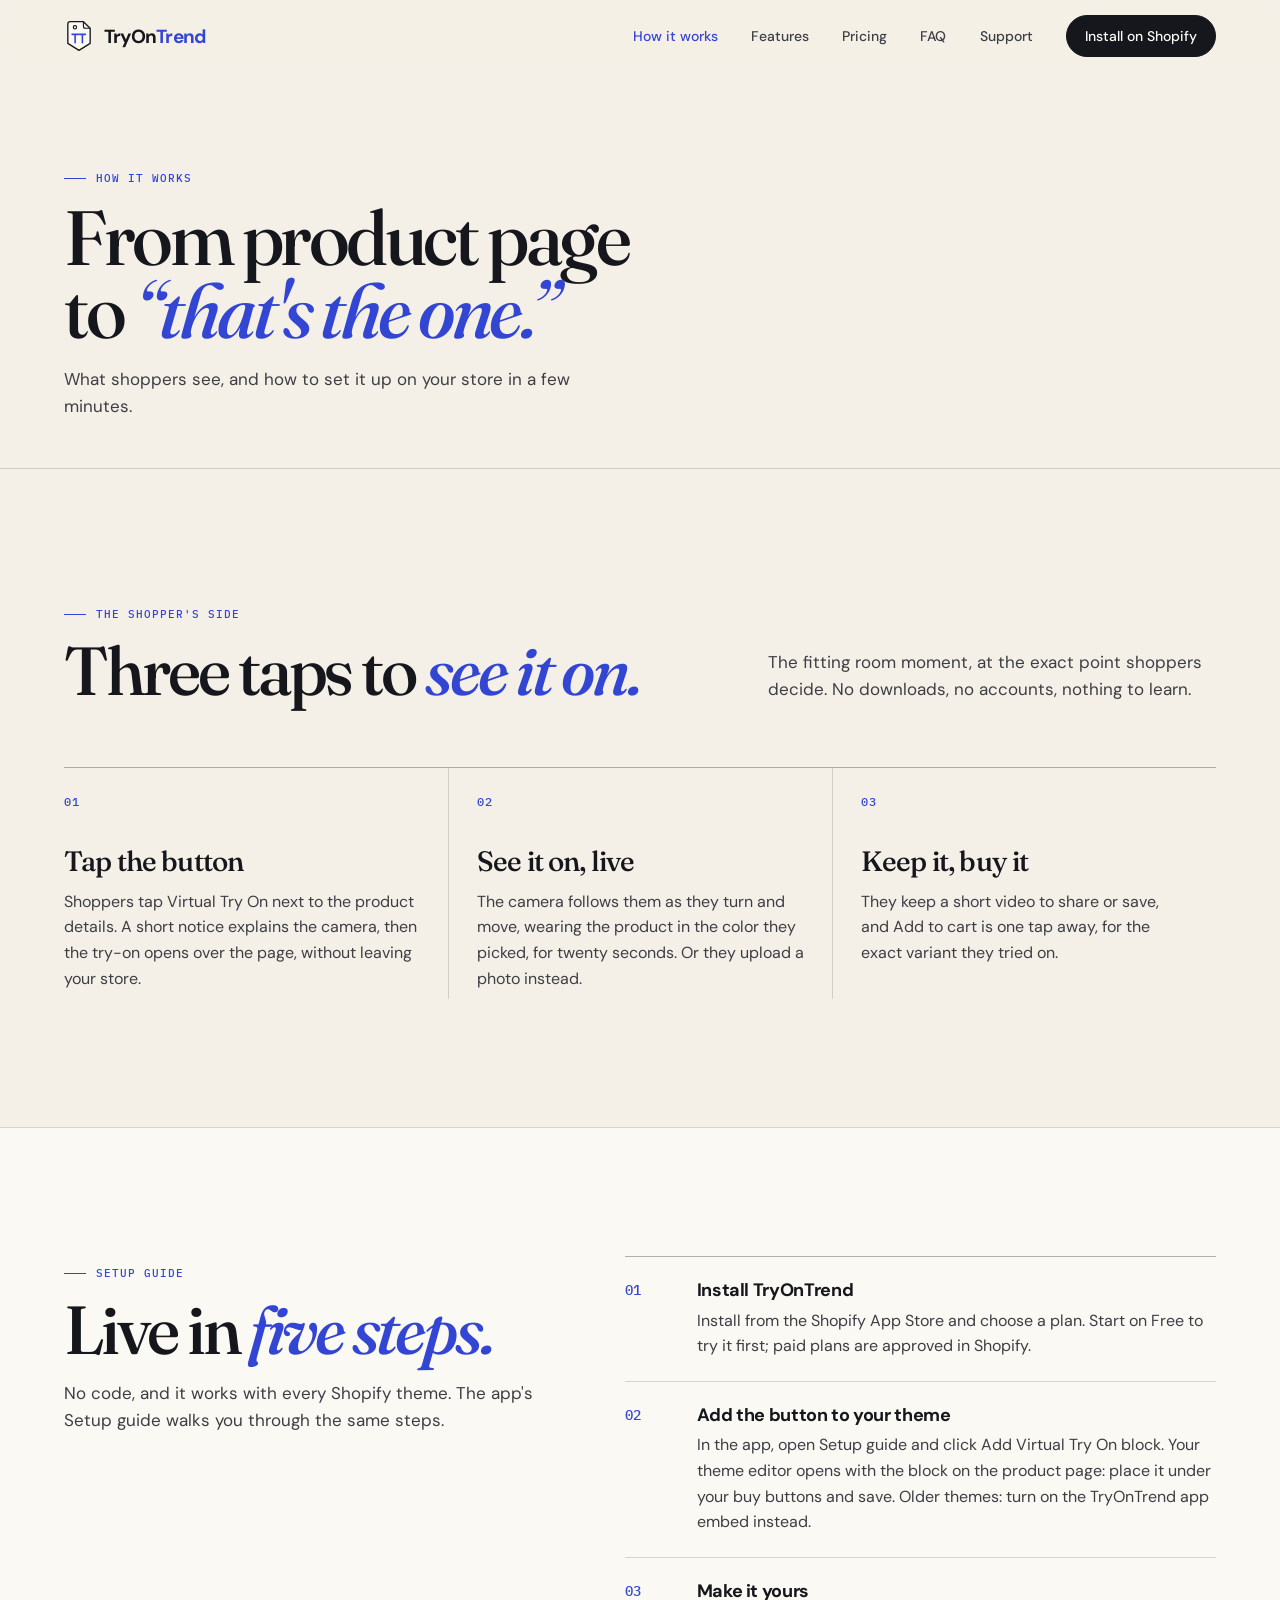
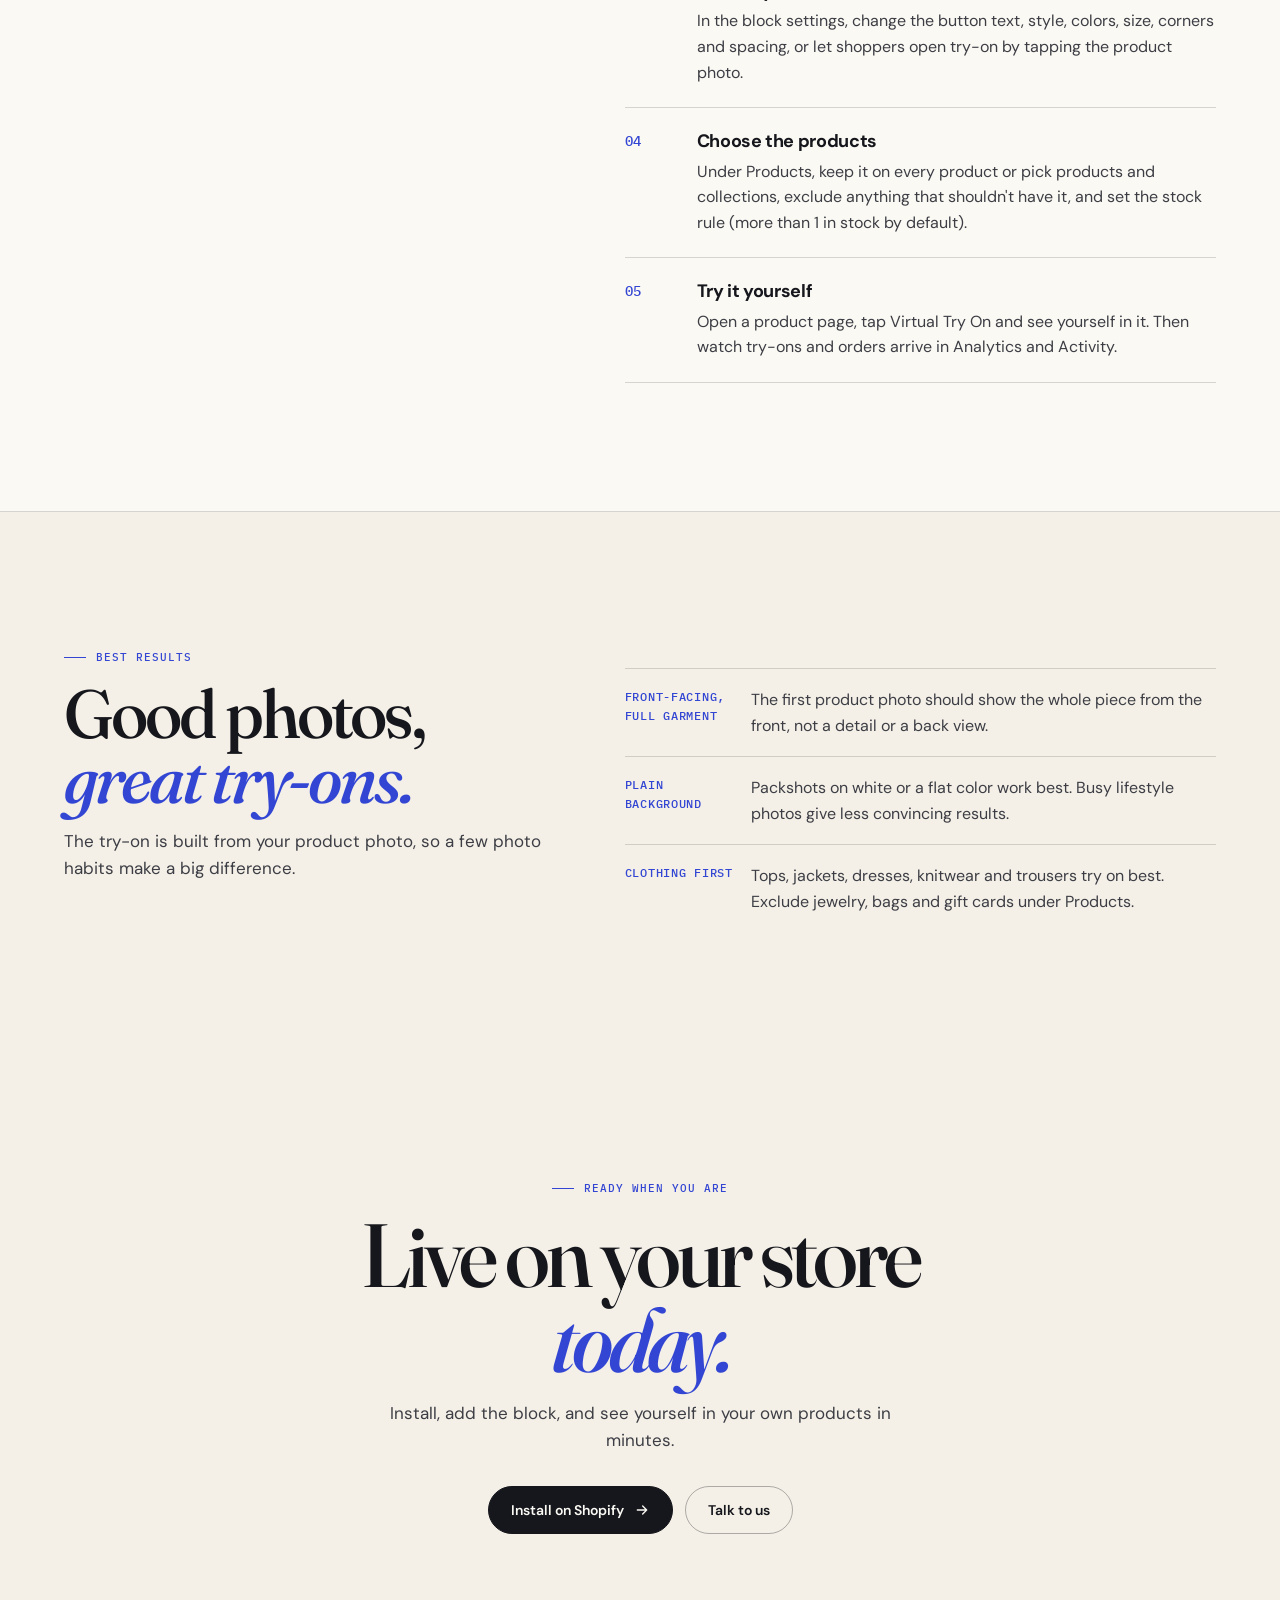
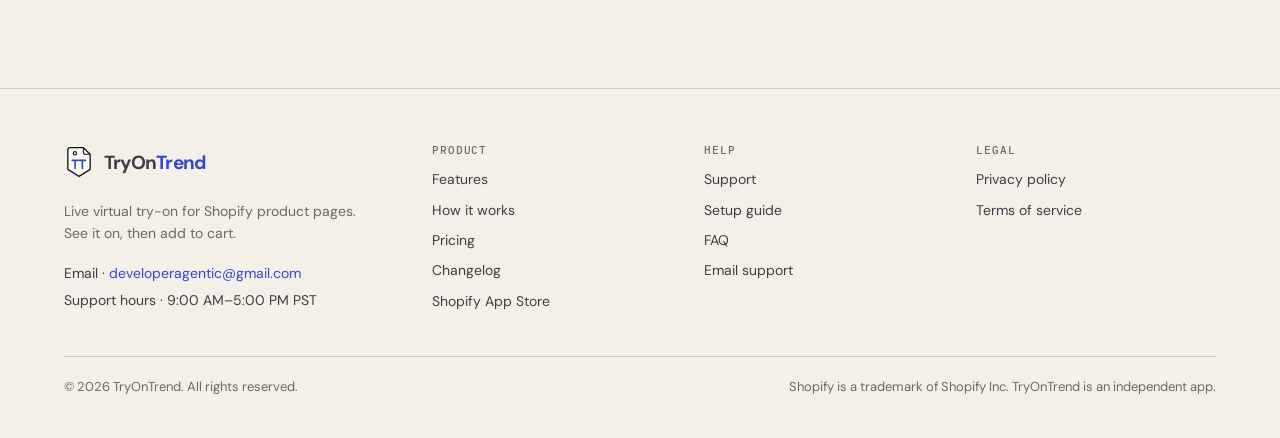
<file: how-it-works/index.html>
<!doctype html>
<html lang="en">
<head>
  <meta charset="utf-8">
  <meta name="viewport" content="width=device-width, initial-scale=1">
  <title>How it works · TryOnTrend</title>
  <meta name="description" content="How TryOnTrend virtual try-on works for shoppers, and a five-step setup guide for Shopify merchants.">
  <link rel="canonical" href="https://tryontrend.com/how-it-works/">
  <meta name="theme-color" content="#f4f0e7">
  <link rel="icon" href="/assets/favicon.svg" type="image/svg+xml">
  <meta property="og:type" content="website">
  <meta property="og:site_name" content="TryOnTrend">
  <meta property="og:title" content="How it works · TryOnTrend">
  <meta property="og:description" content="How TryOnTrend virtual try-on works for shoppers, and a five-step setup guide for Shopify merchants.">
  <meta property="og:url" content="https://tryontrend.com/how-it-works/">
  <meta property="og:image" content="https://tryontrend.com/assets/img/og.jpg">
  <meta property="og:image:width" content="1200">
  <meta property="og:image:height" content="630">
  <meta name="twitter:card" content="summary_large_image">
  <link rel="preconnect" href="https://fonts.googleapis.com">
  <link rel="preconnect" href="https://fonts.gstatic.com" crossorigin>
  <link rel="stylesheet" href="https://fonts.googleapis.com/css2?family=DM+Sans:opsz,wght@9..40,400;9..40,500;9..40,600;9..40,700&family=Fraunces:ital,opsz,wght@0,9..144,500;1,9..144,500&family=IBM+Plex+Mono:wght@400;500&display=swap">
  <link rel="stylesheet" href="/assets/css/site.css">
  <script src="/assets/js/site.js" defer></script>
</head>
<body>
  <a class="skip-link" href="#main">Skip to content</a>
  <header class="site-header">
    <div class="wrap header-inner">
      <a class="brand" href="/" aria-label="TryOnTrend home"><svg viewBox="0 0 36 40" aria-hidden="true" focusable="false"><path d="M7.2 2.8h16.1l8.1 7.8v18.3L18 37.2 4.6 28.9V5.4a2.6 2.6 0 0 1 2.6-2.6Z" fill="#fbf9f3" stroke="#16171d" stroke-width="1.6" stroke-linejoin="round"/><path d="M23.3 3v5.2a2.4 2.4 0 0 0 2.4 2.4h5.2" fill="none" stroke="#16171d" stroke-width="1.3" stroke-linejoin="round"/><circle cx="13.1" cy="9.5" r="2" fill="none" stroke="#16171d" stroke-width="1.3"/><path d="M9.7 18h7.3M13.35 18v10M18.4 18h7.3M22.05 18v10" fill="none" stroke="#3346d3" stroke-width="1.9" stroke-linecap="round"/></svg><span class="brand-name">TryOn<span>Trend</span></span></a>
      <button class="menu-toggle" type="button" aria-expanded="false" aria-controls="nav-panel" aria-label="Open menu"><svg viewBox="0 0 24 24" fill="none" stroke="currentColor" stroke-width="2" stroke-linecap="round" stroke-linejoin="round" aria-hidden="true" focusable="false"><path d="M4 7h16M4 12h16M4 17h16"/></svg></button>
      <div class="nav-panel" id="nav-panel">
        <nav class="nav" aria-label="Main">
          <a href="/how-it-works/" aria-current="page">How it works</a>
          <a href="/features/">Features</a>
          <a href="/pricing/">Pricing</a>
          <a href="/faq/">FAQ</a>
          <a href="/support/">Support</a>
          <a class="btn header-cta" href="https://apps.shopify.com/tryontrend">Install on Shopify</a>
        </nav>
      </div>
    </div>
  </header>

  <main id="main">
    <section class="page-hero">
      <div class="wrap">
        <p class="kicker">How it works</p>
        <h1 class="display">From product page<br>to <em>“that's the one.”</em></h1>
        <p class="lede">What shoppers see, and how to set it up on your store in a few minutes.</p>
      </div>
    </section>

    <section class="section" aria-labelledby="journey-title">
      <div class="wrap">
        <div class="section-head">
          <div>
            <p class="kicker">The shopper's side</p>
            <h2 class="display" id="journey-title">Three taps to <em>see it on.</em></h2>
          </div>
          <p class="lede">The fitting room moment, at the exact point shoppers decide. No downloads, no accounts, nothing to learn.</p>
        </div>
        <ol class="steps">
          <li>
            <span class="step-no">01</span>
            <h3>Tap the button</h3>
            <p>Shoppers tap Virtual Try On next to the product details. A short notice explains the camera, then the try-on opens over the page, without leaving your store.</p>
          </li>
          <li>
            <span class="step-no">02</span>
            <h3>See it on, live</h3>
            <p>The camera follows them as they turn and move, wearing the product in the color they picked, for twenty seconds. Or they upload a photo instead.</p>
          </li>
          <li>
            <span class="step-no">03</span>
            <h3>Keep it, buy it</h3>
            <p>They keep a short video to share or save, and Add to cart is one tap away, for the exact variant they tried on.</p>
          </li>
        </ol>
      </div>
    </section>

    <section class="section band" id="setup" aria-labelledby="setup-title">
      <div class="wrap split" style="align-items:start">
        <div>
          <p class="kicker">Setup guide</p>
          <h2 class="display" id="setup-title">Live in <em>five steps.</em></h2>
          <p class="lede">No code, and it works with every Shopify theme. The app's Setup guide walks you through the same steps.</p>
        </div>
        <ol class="setup-steps">
          <li><div><h3>Install TryOnTrend</h3><p>Install from the Shopify App Store and choose a plan. Start on Free to try it first; paid plans are approved in Shopify.</p></div></li>
          <li><div><h3>Add the button to your theme</h3><p>In the app, open Setup guide and click Add Virtual Try On block. Your theme editor opens with the block on the product page: place it under your buy buttons and save. Older themes: turn on the TryOnTrend app embed instead.</p></div></li>
          <li><div><h3>Make it yours</h3><p>In the block settings, change the button text, style, colors, size, corners and spacing, or let shoppers open try-on by tapping the product photo.</p></div></li>
          <li><div><h3>Choose the products</h3><p>Under Products, keep it on every product or pick products and collections, exclude anything that shouldn't have it, and set the stock rule (more than 1 in stock by default).</p></div></li>
          <li><div><h3>Try it yourself</h3><p>Open a product page, tap Virtual Try On and see yourself in it. Then watch try-ons and orders arrive in Analytics and Activity.</p></div></li>
        </ol>
      </div>
    </section>

    <section class="section" aria-labelledby="tips-title">
      <div class="wrap split" style="align-items:start">
        <div>
          <p class="kicker">Best results</p>
          <h2 class="display" id="tips-title">Good photos,<br><em>great try-ons.</em></h2>
          <p class="lede">The try-on is built from your product photo, so a few photo habits make a big difference.</p>
        </div>
        <ul class="checklist">
          <li><b>Front-facing, full garment</b><p>The first product photo should show the whole piece from the front, not a detail or a back view.</p></li>
          <li><b>Plain background</b><p>Packshots on white or a flat color work best. Busy lifestyle photos give less convincing results.</p></li>
          <li><b>Clothing first</b><p>Tops, jackets, dresses, knitwear and trousers try on best. Exclude jewelry, bags and gift cards under Products.</p></li>
        </ul>
      </div>
    </section>

    <section class="section closing" aria-labelledby="closing-title">
      <div class="wrap">
        <p class="kicker">Ready when you are</p>
        <h2 class="display" id="closing-title">Live on your store<br><em>today.</em></h2>
        <p class="lede">Install, add the block, and see yourself in your own products in minutes.</p>
        <div class="hero-actions">
          <a class="btn" href="https://apps.shopify.com/tryontrend">Install on Shopify <svg viewBox="0 0 24 24" fill="none" stroke="currentColor" stroke-width="2" stroke-linecap="round" stroke-linejoin="round" aria-hidden="true" focusable="false"><path d="M5 12h14M13 6l6 6-6 6"/></svg></a>
          <a class="btn btn-ghost" href="/support/">Talk to us</a>
        </div>
      </div>
    </section>
  </main>
  <footer class="site-footer">
    <div class="wrap">
      <div class="footer-grid">
        <div>
          <a class="brand" href="/" aria-label="TryOnTrend home"><svg viewBox="0 0 36 40" aria-hidden="true" focusable="false"><path d="M7.2 2.8h16.1l8.1 7.8v18.3L18 37.2 4.6 28.9V5.4a2.6 2.6 0 0 1 2.6-2.6Z" fill="#fbf9f3" stroke="#16171d" stroke-width="1.6" stroke-linejoin="round"/><path d="M23.3 3v5.2a2.4 2.4 0 0 0 2.4 2.4h5.2" fill="none" stroke="#16171d" stroke-width="1.3" stroke-linejoin="round"/><circle cx="13.1" cy="9.5" r="2" fill="none" stroke="#16171d" stroke-width="1.3"/><path d="M9.7 18h7.3M13.35 18v10M18.4 18h7.3M22.05 18v10" fill="none" stroke="#3346d3" stroke-width="1.9" stroke-linecap="round"/></svg><span class="brand-name">TryOn<span>Trend</span></span></a>
          <p>Live virtual try-on for Shopify product pages. See it on, then add to cart.</p>
          <address class="footer-contact">
            <span>Email · <a href="mailto:developeragentic@gmail.com">developeragentic@gmail.com</a></span>
            <span>Support hours · 9:00 AM–5:00 PM PST</span>
          </address>
        </div>
        <div>
          <h2>Product</h2>
          <ul>
            <li><a href="/features/">Features</a></li>
            <li><a href="/how-it-works/">How it works</a></li>
            <li><a href="/pricing/">Pricing</a></li>
            <li><a href="/changelog/">Changelog</a></li>
            <li><a href="https://apps.shopify.com/tryontrend">Shopify App Store</a></li>
          </ul>
        </div>
        <div>
          <h2>Help</h2>
          <ul>
            <li><a href="/support/">Support</a></li>
            <li><a href="/how-it-works/#setup">Setup guide</a></li>
            <li><a href="/faq/">FAQ</a></li>
            <li><a href="mailto:developeragentic@gmail.com">Email support</a></li>
          </ul>
        </div>
        <div>
          <h2>Legal</h2>
          <ul>
            <li><a href="/privacy/">Privacy policy</a></li>
            <li><a href="/terms/">Terms of service</a></li>
          </ul>
        </div>
      </div>
      <div class="footer-bottom">
        <span>© <span data-year>2026</span> TryOnTrend. All rights reserved.</span>
        <span>Shopify is a trademark of Shopify Inc. TryOnTrend is an independent app.</span>
      </div>
    </div>
  </footer>
</body>
</html>
</file>
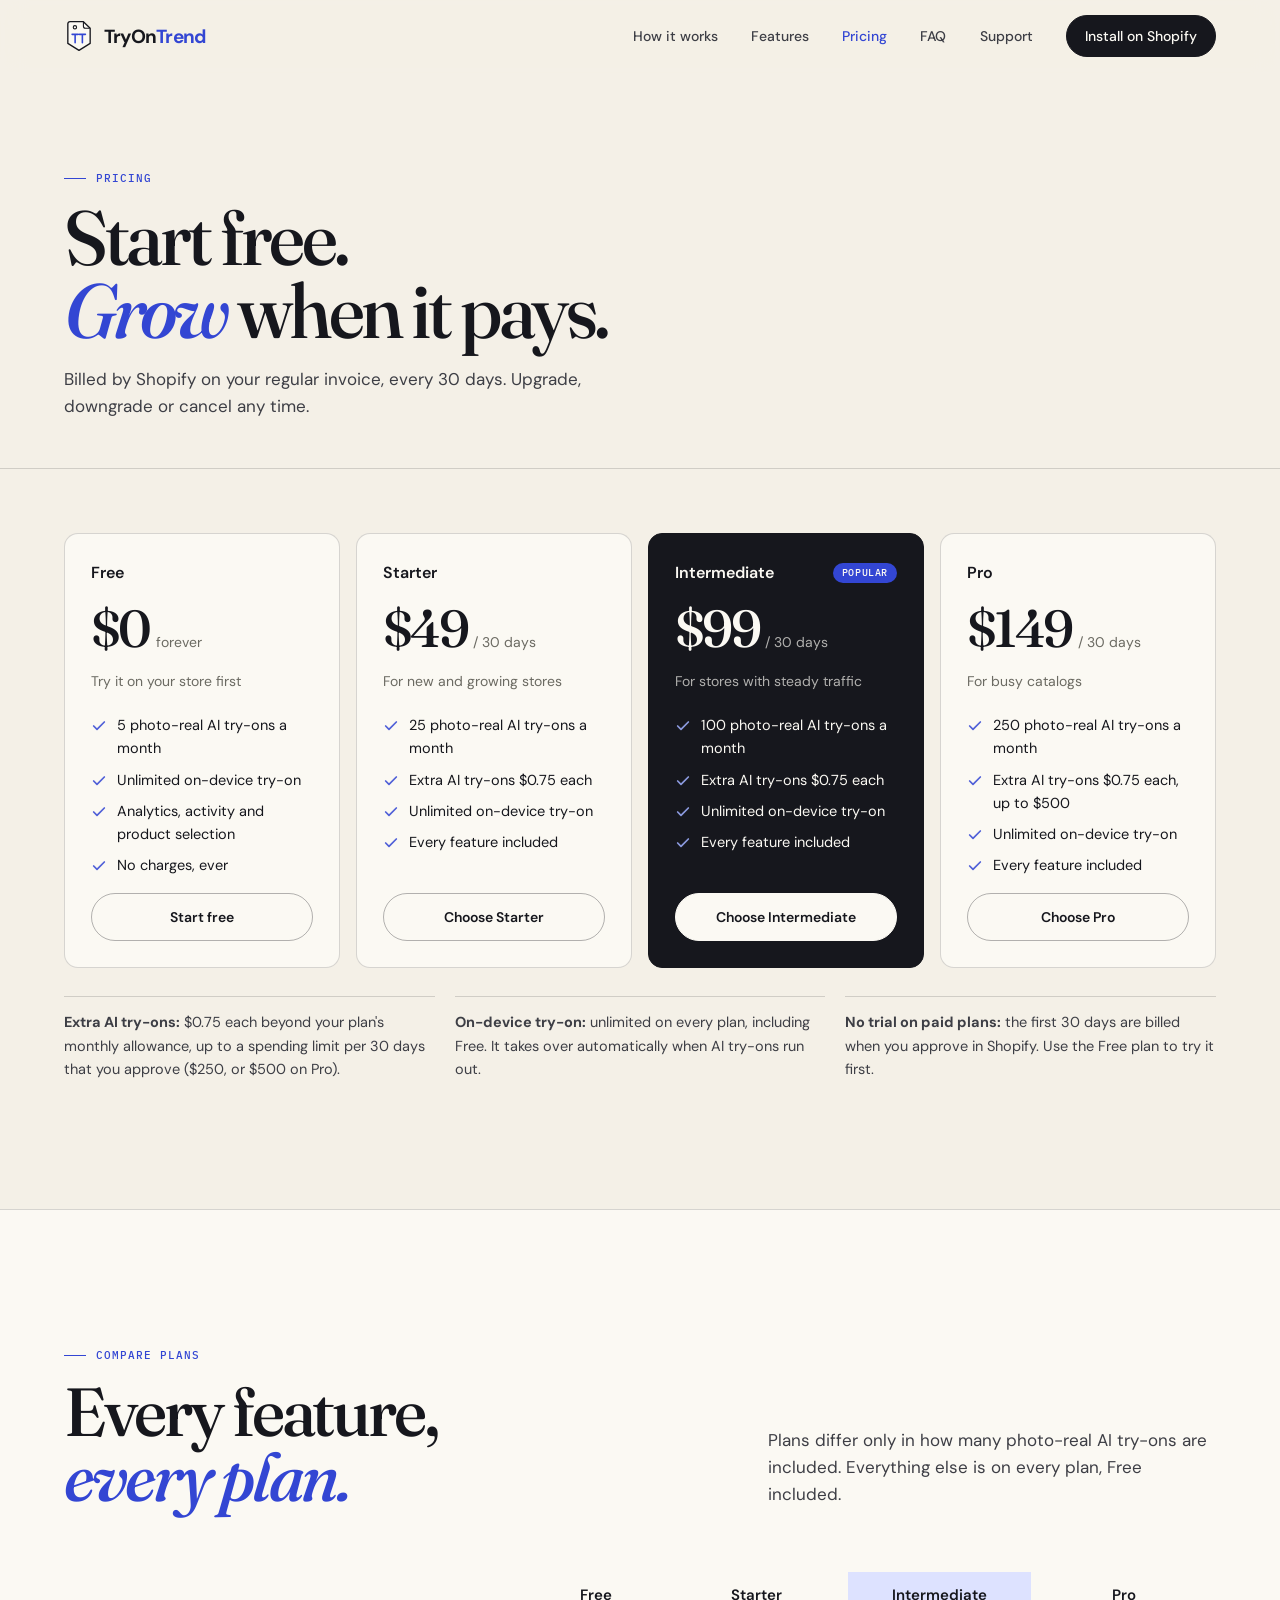
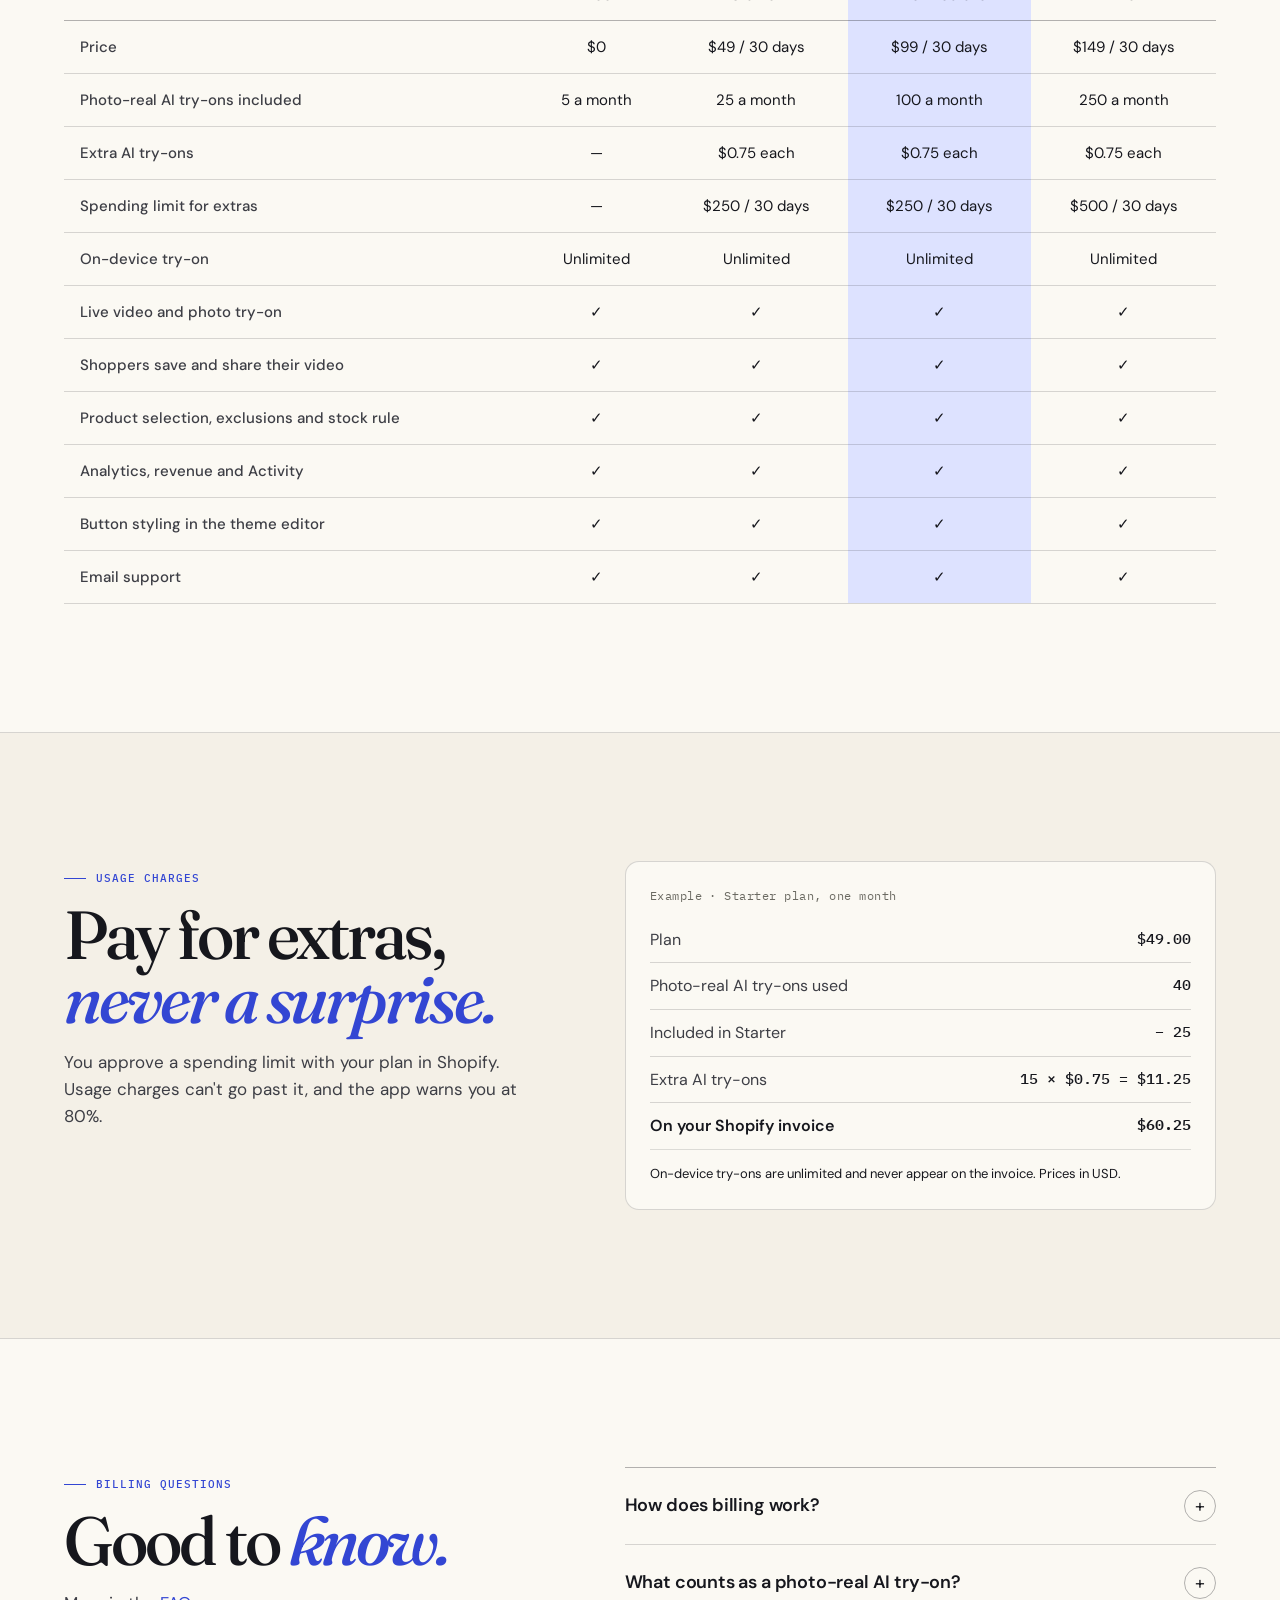
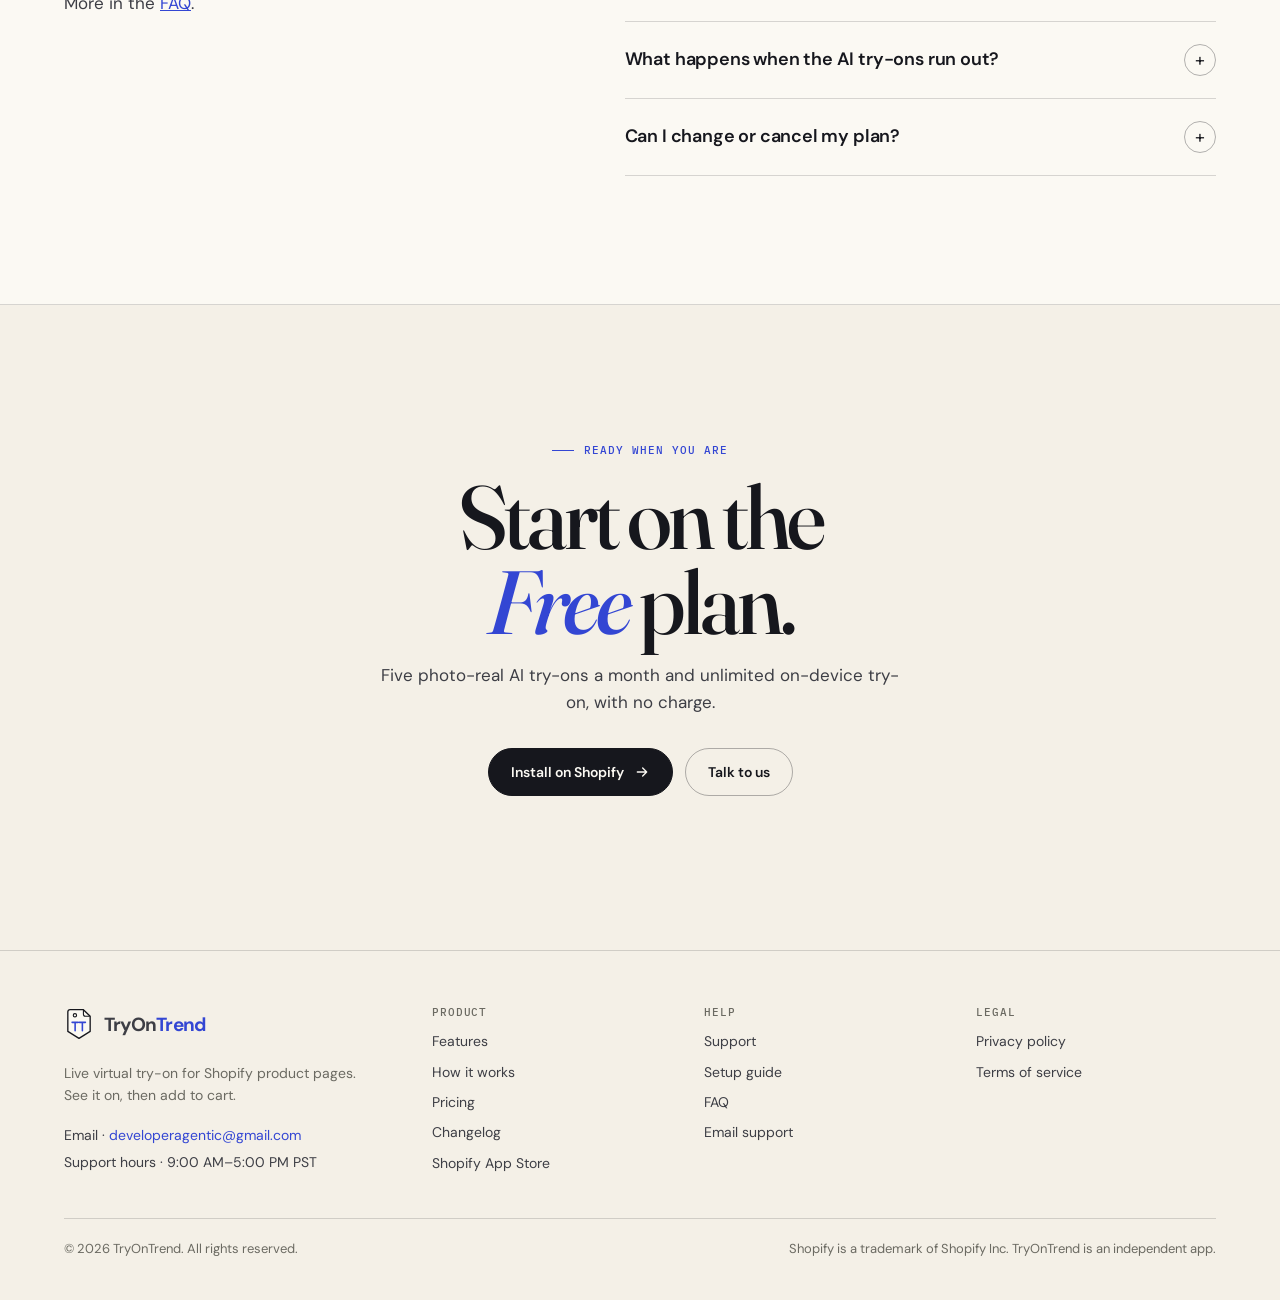
<file: pricing/index.html>
<!doctype html>
<html lang="en">
<head>
  <meta charset="utf-8">
  <meta name="viewport" content="width=device-width, initial-scale=1">
  <title>Pricing · TryOnTrend</title>
  <meta name="description" content="TryOnTrend plans: Free, Starter $49, Intermediate $99 and Pro $149 every 30 days. Unlimited on-device try-on on every plan, billed by Shopify.">
  <link rel="canonical" href="https://tryontrend.com/pricing/">
  <meta name="theme-color" content="#f4f0e7">
  <link rel="icon" href="/assets/favicon.svg" type="image/svg+xml">
  <meta property="og:type" content="website">
  <meta property="og:site_name" content="TryOnTrend">
  <meta property="og:title" content="Pricing · TryOnTrend">
  <meta property="og:description" content="TryOnTrend plans: Free, Starter $49, Intermediate $99 and Pro $149 every 30 days. Unlimited on-device try-on on every plan, billed by Shopify.">
  <meta property="og:url" content="https://tryontrend.com/pricing/">
  <meta property="og:image" content="https://tryontrend.com/assets/img/og.jpg">
  <meta property="og:image:width" content="1200">
  <meta property="og:image:height" content="630">
  <meta name="twitter:card" content="summary_large_image">
  <link rel="preconnect" href="https://fonts.googleapis.com">
  <link rel="preconnect" href="https://fonts.gstatic.com" crossorigin>
  <link rel="stylesheet" href="https://fonts.googleapis.com/css2?family=DM+Sans:opsz,wght@9..40,400;9..40,500;9..40,600;9..40,700&family=Fraunces:ital,opsz,wght@0,9..144,500;1,9..144,500&family=IBM+Plex+Mono:wght@400;500&display=swap">
  <link rel="stylesheet" href="/assets/css/site.css">
  <script src="/assets/js/site.js" defer></script>
</head>
<body>
  <a class="skip-link" href="#main">Skip to content</a>
  <header class="site-header">
    <div class="wrap header-inner">
      <a class="brand" href="/" aria-label="TryOnTrend home"><svg viewBox="0 0 36 40" aria-hidden="true" focusable="false"><path d="M7.2 2.8h16.1l8.1 7.8v18.3L18 37.2 4.6 28.9V5.4a2.6 2.6 0 0 1 2.6-2.6Z" fill="#fbf9f3" stroke="#16171d" stroke-width="1.6" stroke-linejoin="round"/><path d="M23.3 3v5.2a2.4 2.4 0 0 0 2.4 2.4h5.2" fill="none" stroke="#16171d" stroke-width="1.3" stroke-linejoin="round"/><circle cx="13.1" cy="9.5" r="2" fill="none" stroke="#16171d" stroke-width="1.3"/><path d="M9.7 18h7.3M13.35 18v10M18.4 18h7.3M22.05 18v10" fill="none" stroke="#3346d3" stroke-width="1.9" stroke-linecap="round"/></svg><span class="brand-name">TryOn<span>Trend</span></span></a>
      <button class="menu-toggle" type="button" aria-expanded="false" aria-controls="nav-panel" aria-label="Open menu"><svg viewBox="0 0 24 24" fill="none" stroke="currentColor" stroke-width="2" stroke-linecap="round" stroke-linejoin="round" aria-hidden="true" focusable="false"><path d="M4 7h16M4 12h16M4 17h16"/></svg></button>
      <div class="nav-panel" id="nav-panel">
        <nav class="nav" aria-label="Main">
          <a href="/how-it-works/">How it works</a>
          <a href="/features/">Features</a>
          <a href="/pricing/" aria-current="page">Pricing</a>
          <a href="/faq/">FAQ</a>
          <a href="/support/">Support</a>
          <a class="btn header-cta" href="https://apps.shopify.com/tryontrend">Install on Shopify</a>
        </nav>
      </div>
    </div>
  </header>

  <main id="main">
    <section class="page-hero">
      <div class="wrap">
        <p class="kicker">Pricing</p>
        <h1 class="display">Start free.<br><em>Grow</em> when it pays.</h1>
        <p class="lede">Billed by Shopify on your regular invoice, every 30 days. Upgrade, downgrade or cancel any time.</p>
      </div>
    </section>

    <section class="section" aria-label="Plans" style="padding-top:clamp(40px,6vw,64px)">
      <div class="wrap">
        <div class="plans">
          <article class="plan">
            <div class="plan-name">Free</div>
            <p class="price"><strong>$0</strong><span>forever</span></p>
            <p class="muted" style="margin:0;font-size:14px">Try it on your store first</p>
            <ul class="ticks"><li>5 photo-real AI try-ons a month</li><li>Unlimited on-device try-on</li><li>Analytics, activity and product selection</li><li>No charges, ever</li></ul>
            <a class="btn btn-ghost" href="https://apps.shopify.com/tryontrend">Start free</a>
          </article>
          <article class="plan">
            <div class="plan-name">Starter</div>
            <p class="price"><strong>$49</strong><span>/ 30 days</span></p>
            <p class="muted" style="margin:0;font-size:14px">For new and growing stores</p>
            <ul class="ticks"><li>25 photo-real AI try-ons a month</li><li>Extra AI try-ons $0.75 each</li><li>Unlimited on-device try-on</li><li>Every feature included</li></ul>
            <a class="btn btn-ghost" href="https://apps.shopify.com/tryontrend">Choose Starter</a>
          </article>
          <article class="plan plan-featured">
            <div class="plan-name">Intermediate<span class="badge">Popular</span></div>
            <p class="price"><strong>$99</strong><span>/ 30 days</span></p>
            <p class="muted" style="margin:0;font-size:14px">For stores with steady traffic</p>
            <ul class="ticks"><li>100 photo-real AI try-ons a month</li><li>Extra AI try-ons $0.75 each</li><li>Unlimited on-device try-on</li><li>Every feature included</li></ul>
            <a class="btn" href="https://apps.shopify.com/tryontrend">Choose Intermediate</a>
          </article>
          <article class="plan">
            <div class="plan-name">Pro</div>
            <p class="price"><strong>$149</strong><span>/ 30 days</span></p>
            <p class="muted" style="margin:0;font-size:14px">For busy catalogs</p>
            <ul class="ticks"><li>250 photo-real AI try-ons a month</li><li>Extra AI try-ons $0.75 each, up to $500</li><li>Unlimited on-device try-on</li><li>Every feature included</li></ul>
            <a class="btn btn-ghost" href="https://apps.shopify.com/tryontrend">Choose Pro</a>
          </article>
        </div>
        <div class="pricing-notes">
          <p><strong>Extra AI try-ons:</strong> $0.75 each beyond your plan's monthly allowance, up to a spending limit per 30 days that you approve ($250, or $500 on Pro).</p>
          <p><strong>On-device try-on:</strong> unlimited on every plan, including Free. It takes over automatically when AI try-ons run out.</p>
          <p><strong>No trial on paid plans:</strong> the first 30 days are billed when you approve in Shopify. Use the Free plan to try it first.</p>
        </div>
      </div>
    </section>

    <section class="section band" aria-labelledby="compare-title">
      <div class="wrap">
        <div class="section-head">
          <div>
            <p class="kicker">Compare plans</p>
            <h2 class="display" id="compare-title">Every feature,<br><em>every plan.</em></h2>
          </div>
          <p class="lede">Plans differ only in how many photo-real AI try-ons are included. Everything else is on every plan, Free included.</p>
        </div>
        <div class="table-scroll">
          <table class="compare">
            <thead><tr><th scope="col"></th><th scope="col">Free</th><th scope="col">Starter</th><th scope="col">Intermediate</th><th scope="col">Pro</th></tr></thead>
            <tbody><tr><th scope="row">Price</th><td>$0</td><td>$49 / 30 days</td><td>$99 / 30 days</td><td>$149 / 30 days</td></tr><tr><th scope="row">Photo-real AI try-ons included</th><td>5 a month</td><td>25 a month</td><td>100 a month</td><td>250 a month</td></tr><tr><th scope="row">Extra AI try-ons</th><td>—</td><td>$0.75 each</td><td>$0.75 each</td><td>$0.75 each</td></tr><tr><th scope="row">Spending limit for extras</th><td>—</td><td>$250 / 30 days</td><td>$250 / 30 days</td><td>$500 / 30 days</td></tr><tr><th scope="row">On-device try-on</th><td>Unlimited</td><td>Unlimited</td><td>Unlimited</td><td>Unlimited</td></tr><tr><th scope="row">Live video and photo try-on</th><td>✓</td><td>✓</td><td>✓</td><td>✓</td></tr><tr><th scope="row">Shoppers save and share their video</th><td>✓</td><td>✓</td><td>✓</td><td>✓</td></tr><tr><th scope="row">Product selection, exclusions and stock rule</th><td>✓</td><td>✓</td><td>✓</td><td>✓</td></tr><tr><th scope="row">Analytics, revenue and Activity</th><td>✓</td><td>✓</td><td>✓</td><td>✓</td></tr><tr><th scope="row">Button styling in the theme editor</th><td>✓</td><td>✓</td><td>✓</td><td>✓</td></tr><tr><th scope="row">Email support</th><td>✓</td><td>✓</td><td>✓</td><td>✓</td></tr></tbody>
          </table>
        </div>
      </div>
    </section>

    <section class="section" aria-labelledby="usage-title">
      <div class="wrap split" style="align-items:start">
        <div>
          <p class="kicker">Usage charges</p>
          <h2 class="display" id="usage-title">Pay for extras,<br><em>never a surprise.</em></h2>
          <p class="lede">You approve a spending limit with your plan in Shopify. Usage charges can't go past it, and the app warns you at 80%.</p>
        </div>
        <div class="worked">
          <p class="mono muted" style="margin:0 0 12px">Example · Starter plan, one month</p>
          <dl>
            <div><dt>Plan</dt><dd>$49.00</dd></div>
            <div><dt>Photo-real AI try-ons used</dt><dd>40</dd></div>
            <div><dt>Included in Starter</dt><dd>− 25</dd></div>
            <div><dt>Extra AI try-ons</dt><dd>15 × $0.75 = $11.25</dd></div>
            <div class="total"><dt>On your Shopify invoice</dt><dd>$60.25</dd></div>
          </dl>
          <p class="fine" style="margin:14px 0 0">On-device try-ons are unlimited and never appear on the invoice. Prices in USD.</p>
        </div>
      </div>
    </section>

    <section class="section band" aria-labelledby="billing-faq-title">
      <div class="wrap split" style="align-items:start">
        <div>
          <p class="kicker">Billing questions</p>
          <h2 class="display" id="billing-faq-title">Good to <em>know.</em></h2>
          <p class="lede">More in the <a href="/faq/" style="color:var(--cobalt)">FAQ</a>.</p>
        </div>
        <div class="faq">
          <details>
            <summary>How does billing work?</summary>
            <p>Plans are billed by Shopify every 30 days, on your Shopify invoice, with no trial on paid plans. Each plan includes a monthly number of photo-real AI try-ons. Beyond that, each extra AI try-on is $0.75, up to a spending limit per 30 days that you approve ($250, or $500 on Pro). The Free plan has no charges at all.</p>
          </details>
          <details>
            <summary>What counts as a photo-real AI try-on?</summary>
            <p>One live 20-second AI video, or one AI photo from an uploaded picture. The on-device try-on is unlimited and never counts.</p>
          </details>
          <details>
            <summary>What happens when the AI try-ons run out?</summary>
            <p>On paid plans, extra AI try-ons are $0.75 each until you reach your spending limit. On the Free plan, and once a spending limit is reached, shoppers get the on-device try-on instead, so the button keeps working.</p>
          </details>
          <details>
            <summary>Can I change or cancel my plan?</summary>
            <p>Yes, any time from Billing in the app. Shopify shows the new plan for you to approve. Uninstalling the app cancels the subscription.</p>
          </details>
        </div>
      </div>
    </section>

    <section class="section closing" aria-labelledby="closing-title">
      <div class="wrap">
        <p class="kicker">Ready when you are</p>
        <h2 class="display" id="closing-title">Start on the<br><em>Free</em> plan.</h2>
        <p class="lede">Five photo-real AI try-ons a month and unlimited on-device try-on, with no charge.</p>
        <div class="hero-actions">
          <a class="btn" href="https://apps.shopify.com/tryontrend">Install on Shopify <svg viewBox="0 0 24 24" fill="none" stroke="currentColor" stroke-width="2" stroke-linecap="round" stroke-linejoin="round" aria-hidden="true" focusable="false"><path d="M5 12h14M13 6l6 6-6 6"/></svg></a>
          <a class="btn btn-ghost" href="/support/">Talk to us</a>
        </div>
      </div>
    </section>
  </main>
  <footer class="site-footer">
    <div class="wrap">
      <div class="footer-grid">
        <div>
          <a class="brand" href="/" aria-label="TryOnTrend home"><svg viewBox="0 0 36 40" aria-hidden="true" focusable="false"><path d="M7.2 2.8h16.1l8.1 7.8v18.3L18 37.2 4.6 28.9V5.4a2.6 2.6 0 0 1 2.6-2.6Z" fill="#fbf9f3" stroke="#16171d" stroke-width="1.6" stroke-linejoin="round"/><path d="M23.3 3v5.2a2.4 2.4 0 0 0 2.4 2.4h5.2" fill="none" stroke="#16171d" stroke-width="1.3" stroke-linejoin="round"/><circle cx="13.1" cy="9.5" r="2" fill="none" stroke="#16171d" stroke-width="1.3"/><path d="M9.7 18h7.3M13.35 18v10M18.4 18h7.3M22.05 18v10" fill="none" stroke="#3346d3" stroke-width="1.9" stroke-linecap="round"/></svg><span class="brand-name">TryOn<span>Trend</span></span></a>
          <p>Live virtual try-on for Shopify product pages. See it on, then add to cart.</p>
          <address class="footer-contact">
            <span>Email · <a href="mailto:developeragentic@gmail.com">developeragentic@gmail.com</a></span>
            <span>Support hours · 9:00 AM–5:00 PM PST</span>
          </address>
        </div>
        <div>
          <h2>Product</h2>
          <ul>
            <li><a href="/features/">Features</a></li>
            <li><a href="/how-it-works/">How it works</a></li>
            <li><a href="/pricing/">Pricing</a></li>
            <li><a href="/changelog/">Changelog</a></li>
            <li><a href="https://apps.shopify.com/tryontrend">Shopify App Store</a></li>
          </ul>
        </div>
        <div>
          <h2>Help</h2>
          <ul>
            <li><a href="/support/">Support</a></li>
            <li><a href="/how-it-works/#setup">Setup guide</a></li>
            <li><a href="/faq/">FAQ</a></li>
            <li><a href="mailto:developeragentic@gmail.com">Email support</a></li>
          </ul>
        </div>
        <div>
          <h2>Legal</h2>
          <ul>
            <li><a href="/privacy/">Privacy policy</a></li>
            <li><a href="/terms/">Terms of service</a></li>
          </ul>
        </div>
      </div>
      <div class="footer-bottom">
        <span>© <span data-year>2026</span> TryOnTrend. All rights reserved.</span>
        <span>Shopify is a trademark of Shopify Inc. TryOnTrend is an independent app.</span>
      </div>
    </div>
  </footer>
</body>
</html>
</file>
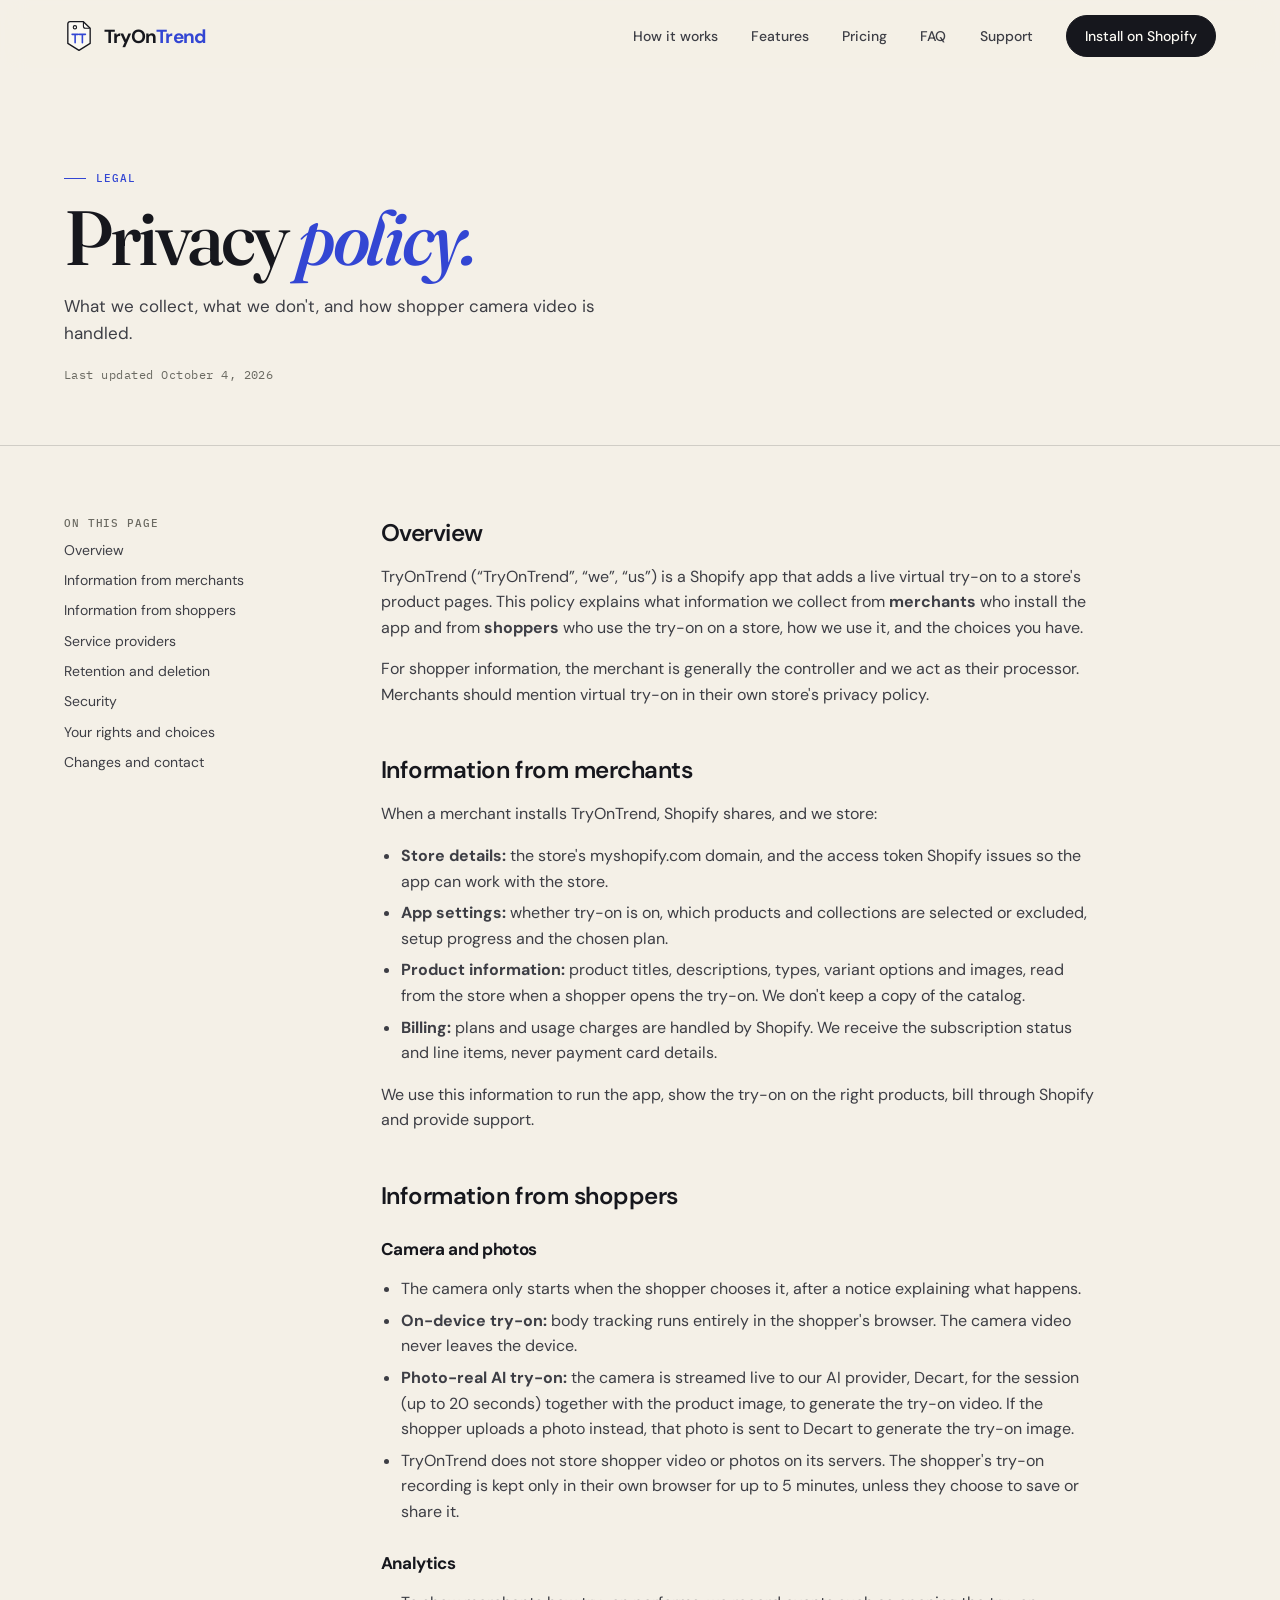
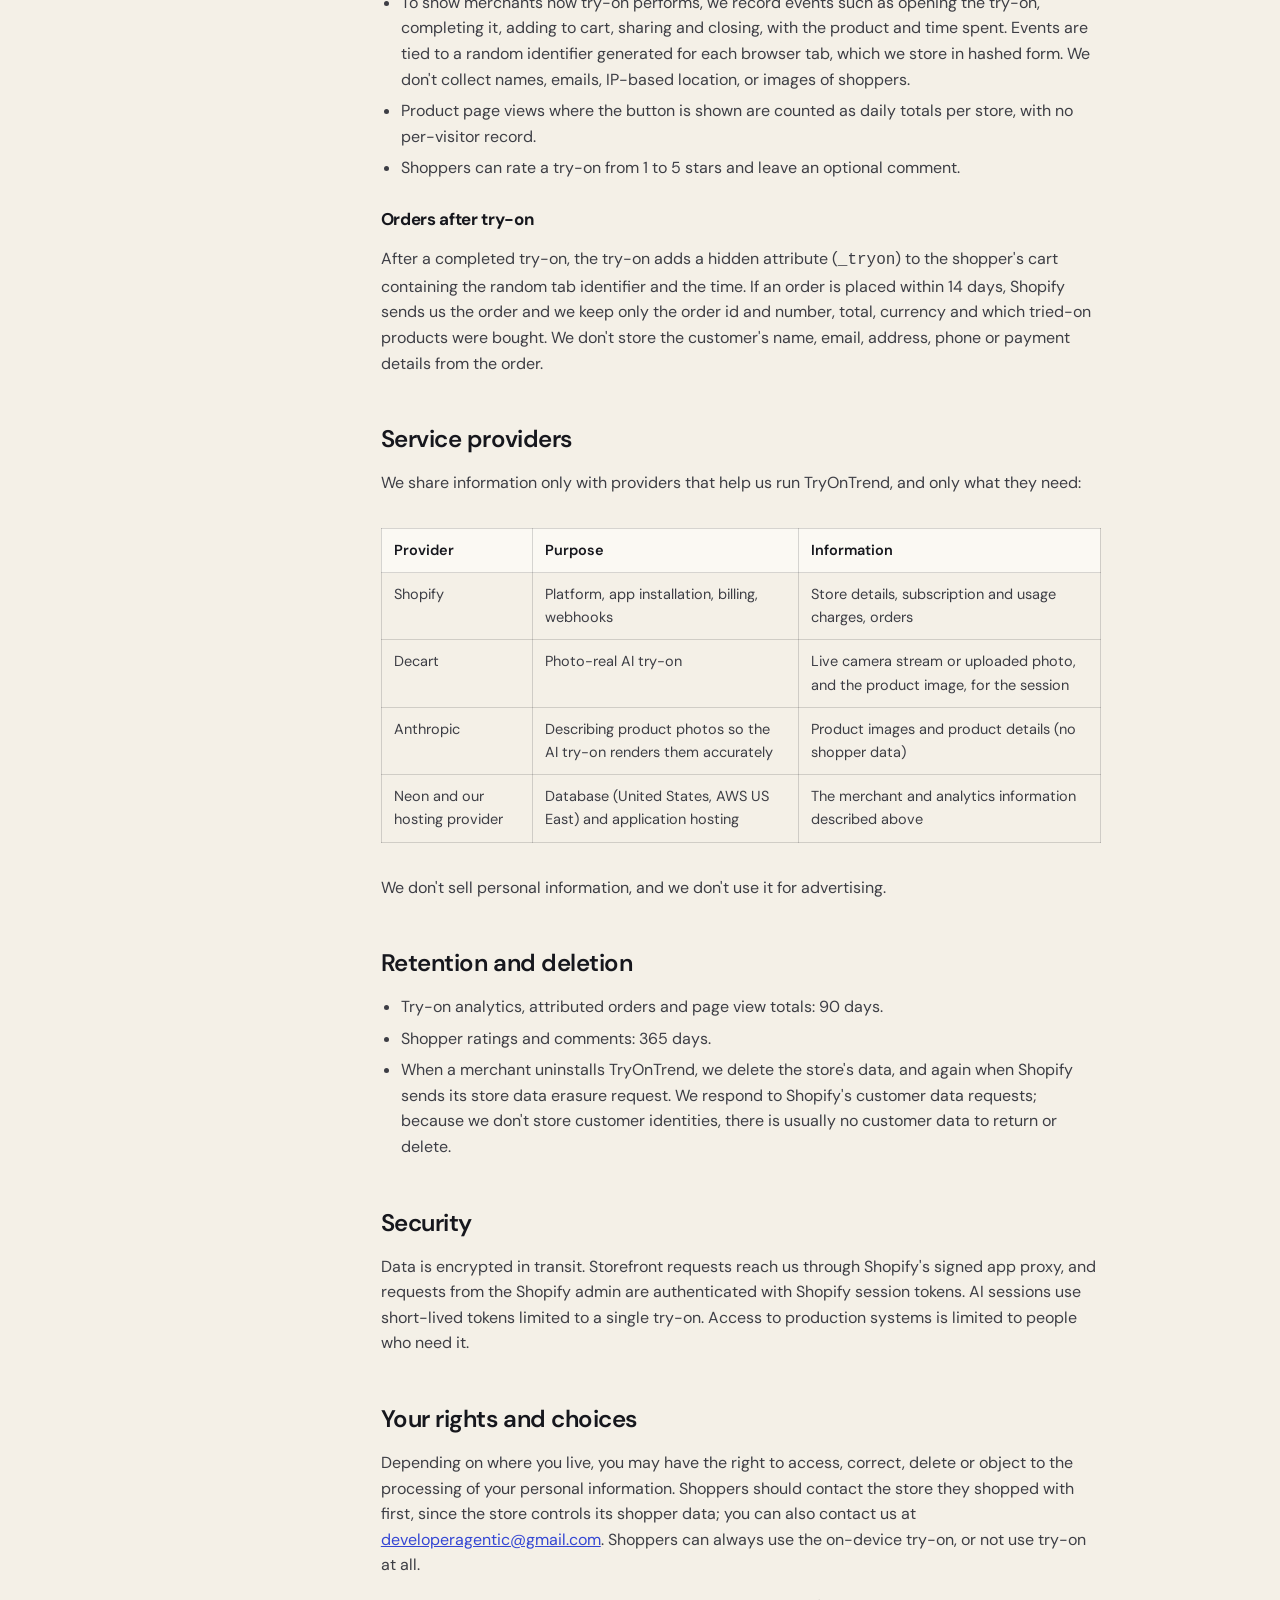
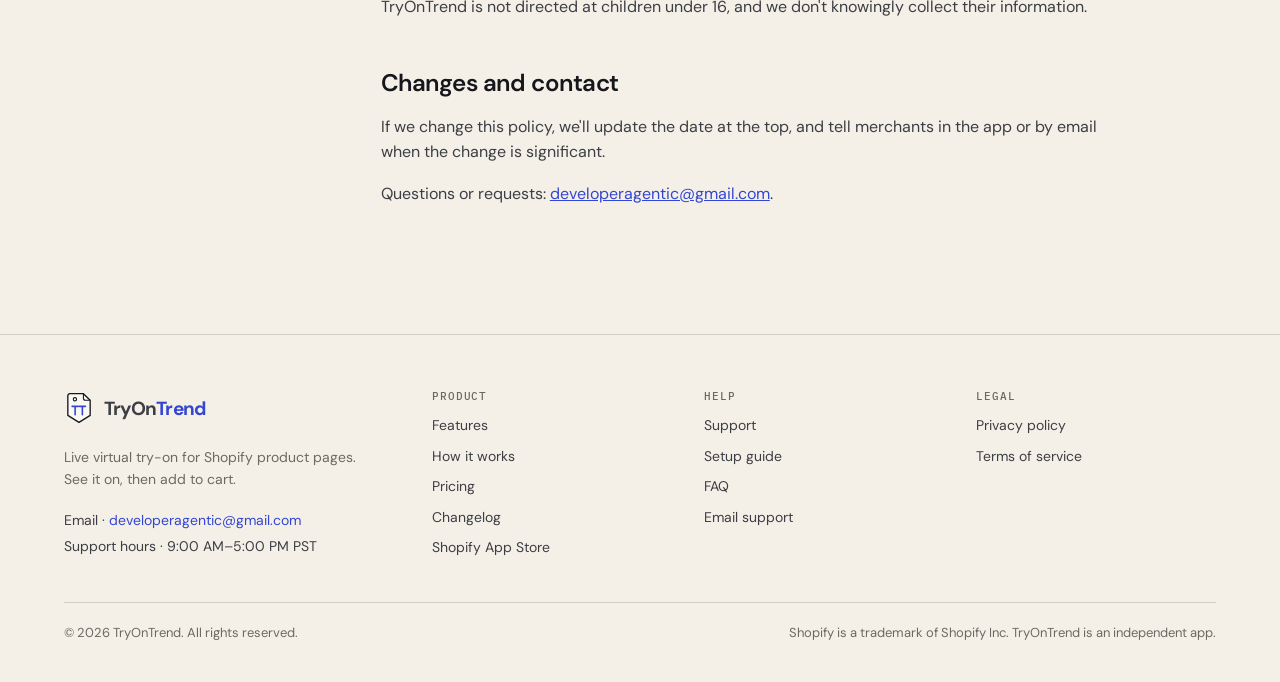
<file: privacy/index.html>
<!doctype html>
<html lang="en">
<head>
  <meta charset="utf-8">
  <meta name="viewport" content="width=device-width, initial-scale=1">
  <title>Privacy policy · TryOnTrend</title>
  <meta name="description" content="How TryOnTrend handles merchant and shopper information, including camera video for virtual try-on.">
  <link rel="canonical" href="https://tryontrend.com/privacy/">
  <meta name="theme-color" content="#f4f0e7">
  <link rel="icon" href="/assets/favicon.svg" type="image/svg+xml">
  <meta property="og:type" content="website">
  <meta property="og:site_name" content="TryOnTrend">
  <meta property="og:title" content="Privacy policy · TryOnTrend">
  <meta property="og:description" content="How TryOnTrend handles merchant and shopper information, including camera video for virtual try-on.">
  <meta property="og:url" content="https://tryontrend.com/privacy/">
  <meta property="og:image" content="https://tryontrend.com/assets/img/og.jpg">
  <meta property="og:image:width" content="1200">
  <meta property="og:image:height" content="630">
  <meta name="twitter:card" content="summary_large_image">
  <link rel="preconnect" href="https://fonts.googleapis.com">
  <link rel="preconnect" href="https://fonts.gstatic.com" crossorigin>
  <link rel="stylesheet" href="https://fonts.googleapis.com/css2?family=DM+Sans:opsz,wght@9..40,400;9..40,500;9..40,600;9..40,700&family=Fraunces:ital,opsz,wght@0,9..144,500;1,9..144,500&family=IBM+Plex+Mono:wght@400;500&display=swap">
  <link rel="stylesheet" href="/assets/css/site.css">
  <script src="/assets/js/site.js" defer></script>
</head>
<body>
  <a class="skip-link" href="#main">Skip to content</a>
  <header class="site-header">
    <div class="wrap header-inner">
      <a class="brand" href="/" aria-label="TryOnTrend home"><svg viewBox="0 0 36 40" aria-hidden="true" focusable="false"><path d="M7.2 2.8h16.1l8.1 7.8v18.3L18 37.2 4.6 28.9V5.4a2.6 2.6 0 0 1 2.6-2.6Z" fill="#fbf9f3" stroke="#16171d" stroke-width="1.6" stroke-linejoin="round"/><path d="M23.3 3v5.2a2.4 2.4 0 0 0 2.4 2.4h5.2" fill="none" stroke="#16171d" stroke-width="1.3" stroke-linejoin="round"/><circle cx="13.1" cy="9.5" r="2" fill="none" stroke="#16171d" stroke-width="1.3"/><path d="M9.7 18h7.3M13.35 18v10M18.4 18h7.3M22.05 18v10" fill="none" stroke="#3346d3" stroke-width="1.9" stroke-linecap="round"/></svg><span class="brand-name">TryOn<span>Trend</span></span></a>
      <button class="menu-toggle" type="button" aria-expanded="false" aria-controls="nav-panel" aria-label="Open menu"><svg viewBox="0 0 24 24" fill="none" stroke="currentColor" stroke-width="2" stroke-linecap="round" stroke-linejoin="round" aria-hidden="true" focusable="false"><path d="M4 7h16M4 12h16M4 17h16"/></svg></button>
      <div class="nav-panel" id="nav-panel">
        <nav class="nav" aria-label="Main">
          <a href="/how-it-works/">How it works</a>
          <a href="/features/">Features</a>
          <a href="/pricing/">Pricing</a>
          <a href="/faq/">FAQ</a>
          <a href="/support/">Support</a>
          <a class="btn header-cta" href="https://apps.shopify.com/tryontrend">Install on Shopify</a>
        </nav>
      </div>
    </div>
  </header>

  <main id="main">
    <section class="page-hero">
      <div class="wrap">
        <p class="kicker">Legal</p>
        <h1 class="display">Privacy <em>policy.</em></h1>
        <p class="lede">What we collect, what we don't, and how shopper camera video is handled.</p>
        <p class="mono muted" style="margin-top:18px">Last updated October 4, 2026</p>
      </div>
    </section>
    <div class="wrap doc">
      <nav class="toc" aria-label="On this page">
        <p>On this page</p>
        <ol>
            <li><a href="#overview">Overview</a></li>
            <li><a href="#merchants">Information from merchants</a></li>
            <li><a href="#shoppers">Information from shoppers</a></li>
            <li><a href="#sharing">Service providers</a></li>
            <li><a href="#retention">Retention and deletion</a></li>
            <li><a href="#security">Security</a></li>
            <li><a href="#rights">Your rights and choices</a></li>
            <li><a href="#changes">Changes and contact</a></li>
        </ol>
      </nav>
      <article class="prose">
          <h2 id="overview">Overview</h2>
          <p>TryOnTrend (“TryOnTrend”, “we”, “us”) is a Shopify app that adds a live virtual try-on to a store's product pages. This policy explains what information we collect from <strong>merchants</strong> who install the app and from <strong>shoppers</strong> who use the try-on on a store, how we use it, and the choices you have.</p>
          <p>For shopper information, the merchant is generally the controller and we act as their processor. Merchants should mention virtual try-on in their own store's privacy policy.</p>
          <h2 id="merchants">Information from merchants</h2>
          <p>When a merchant installs TryOnTrend, Shopify shares, and we store:</p>
          <ul>
            <li><strong>Store details:</strong> the store's myshopify.com domain, and the access token Shopify issues so the app can work with the store.</li>
            <li><strong>App settings:</strong> whether try-on is on, which products and collections are selected or excluded, setup progress and the chosen plan.</li>
            <li><strong>Product information:</strong> product titles, descriptions, types, variant options and images, read from the store when a shopper opens the try-on. We don't keep a copy of the catalog.</li>
            <li><strong>Billing:</strong> plans and usage charges are handled by Shopify. We receive the subscription status and line items, never payment card details.</li>
          </ul>
          <p>We use this information to run the app, show the try-on on the right products, bill through Shopify and provide support.</p>
          <h2 id="shoppers">Information from shoppers</h2>
          <h3>Camera and photos</h3>
          <ul>
            <li>The camera only starts when the shopper chooses it, after a notice explaining what happens.</li>
            <li><strong>On-device try-on:</strong> body tracking runs entirely in the shopper's browser. The camera video never leaves the device.</li>
            <li><strong>Photo-real AI try-on:</strong> the camera is streamed live to our AI provider, Decart, for the session (up to 20 seconds) together with the product image, to generate the try-on video. If the shopper uploads a photo instead, that photo is sent to Decart to generate the try-on image.</li>
            <li>TryOnTrend does not store shopper video or photos on its servers. The shopper's try-on recording is kept only in their own browser for up to 5 minutes, unless they choose to save or share it.</li>
          </ul>
          <h3>Analytics</h3>
          <ul>
            <li>To show merchants how try-on performs, we record events such as opening the try-on, completing it, adding to cart, sharing and closing, with the product and time spent. Events are tied to a random identifier generated for each browser tab, which we store in hashed form. We don't collect names, emails, IP-based location, or images of shoppers.</li>
            <li>Product page views where the button is shown are counted as daily totals per store, with no per-visitor record.</li>
            <li>Shoppers can rate a try-on from 1 to 5 stars and leave an optional comment.</li>
          </ul>
          <h3>Orders after try-on</h3>
          <p>After a completed try-on, the try-on adds a hidden attribute (<code>_tryon</code>) to the shopper's cart containing the random tab identifier and the time. If an order is placed within 14 days, Shopify sends us the order and we keep only the order id and number, total, currency and which tried-on products were bought. We don't store the customer's name, email, address, phone or payment details from the order.</p>
          <h2 id="sharing">Service providers</h2>
          <p>We share information only with providers that help us run TryOnTrend, and only what they need:</p>
          <div class="table-scroll">
            <table>
              <thead><tr><th>Provider</th><th>Purpose</th><th>Information</th></tr></thead>
              <tbody>
                <tr><td>Shopify</td><td>Platform, app installation, billing, webhooks</td><td>Store details, subscription and usage charges, orders</td></tr>
                <tr><td>Decart</td><td>Photo-real AI try-on</td><td>Live camera stream or uploaded photo, and the product image, for the session</td></tr>
                <tr><td>Anthropic</td><td>Describing product photos so the AI try-on renders them accurately</td><td>Product images and product details (no shopper data)</td></tr>
                <tr><td>Neon and our hosting provider</td><td>Database (United States, AWS US East) and application hosting</td><td>The merchant and analytics information described above</td></tr>
              </tbody>
            </table>
          </div>
          <p>We don't sell personal information, and we don't use it for advertising.</p>
          <h2 id="retention">Retention and deletion</h2>
          <ul>
            <li>Try-on analytics, attributed orders and page view totals: 90 days.</li>
            <li>Shopper ratings and comments: 365 days.</li>
            <li>When a merchant uninstalls TryOnTrend, we delete the store's data, and again when Shopify sends its store data erasure request. We respond to Shopify's customer data requests; because we don't store customer identities, there is usually no customer data to return or delete.</li>
          </ul>
          <h2 id="security">Security</h2>
          <p>Data is encrypted in transit. Storefront requests reach us through Shopify's signed app proxy, and requests from the Shopify admin are authenticated with Shopify session tokens. AI sessions use short-lived tokens limited to a single try-on. Access to production systems is limited to people who need it.</p>
          <h2 id="rights">Your rights and choices</h2>
          <p>Depending on where you live, you may have the right to access, correct, delete or object to the processing of your personal information. Shoppers should contact the store they shopped with first, since the store controls its shopper data; you can also contact us at <a href="mailto:developeragentic@gmail.com">developeragentic@gmail.com</a>. Shoppers can always use the on-device try-on, or not use try-on at all.</p>
          <p>TryOnTrend is not directed at children under 16, and we don't knowingly collect their information.</p>
          <h2 id="changes">Changes and contact</h2>
          <p>If we change this policy, we'll update the date at the top, and tell merchants in the app or by email when the change is significant.</p>
          <p>Questions or requests: <a href="mailto:developeragentic@gmail.com">developeragentic@gmail.com</a>.</p>
      </article>
    </div>
  </main>
  <footer class="site-footer">
    <div class="wrap">
      <div class="footer-grid">
        <div>
          <a class="brand" href="/" aria-label="TryOnTrend home"><svg viewBox="0 0 36 40" aria-hidden="true" focusable="false"><path d="M7.2 2.8h16.1l8.1 7.8v18.3L18 37.2 4.6 28.9V5.4a2.6 2.6 0 0 1 2.6-2.6Z" fill="#fbf9f3" stroke="#16171d" stroke-width="1.6" stroke-linejoin="round"/><path d="M23.3 3v5.2a2.4 2.4 0 0 0 2.4 2.4h5.2" fill="none" stroke="#16171d" stroke-width="1.3" stroke-linejoin="round"/><circle cx="13.1" cy="9.5" r="2" fill="none" stroke="#16171d" stroke-width="1.3"/><path d="M9.7 18h7.3M13.35 18v10M18.4 18h7.3M22.05 18v10" fill="none" stroke="#3346d3" stroke-width="1.9" stroke-linecap="round"/></svg><span class="brand-name">TryOn<span>Trend</span></span></a>
          <p>Live virtual try-on for Shopify product pages. See it on, then add to cart.</p>
          <address class="footer-contact">
            <span>Email · <a href="mailto:developeragentic@gmail.com">developeragentic@gmail.com</a></span>
            <span>Support hours · 9:00 AM–5:00 PM PST</span>
          </address>
        </div>
        <div>
          <h2>Product</h2>
          <ul>
            <li><a href="/features/">Features</a></li>
            <li><a href="/how-it-works/">How it works</a></li>
            <li><a href="/pricing/">Pricing</a></li>
            <li><a href="/changelog/">Changelog</a></li>
            <li><a href="https://apps.shopify.com/tryontrend">Shopify App Store</a></li>
          </ul>
        </div>
        <div>
          <h2>Help</h2>
          <ul>
            <li><a href="/support/">Support</a></li>
            <li><a href="/how-it-works/#setup">Setup guide</a></li>
            <li><a href="/faq/">FAQ</a></li>
            <li><a href="mailto:developeragentic@gmail.com">Email support</a></li>
          </ul>
        </div>
        <div>
          <h2>Legal</h2>
          <ul>
            <li><a href="/privacy/">Privacy policy</a></li>
            <li><a href="/terms/">Terms of service</a></li>
          </ul>
        </div>
      </div>
      <div class="footer-bottom">
        <span>© <span data-year>2026</span> TryOnTrend. All rights reserved.</span>
        <span>Shopify is a trademark of Shopify Inc. TryOnTrend is an independent app.</span>
      </div>
    </div>
  </footer>
</body>
</html>
</file>
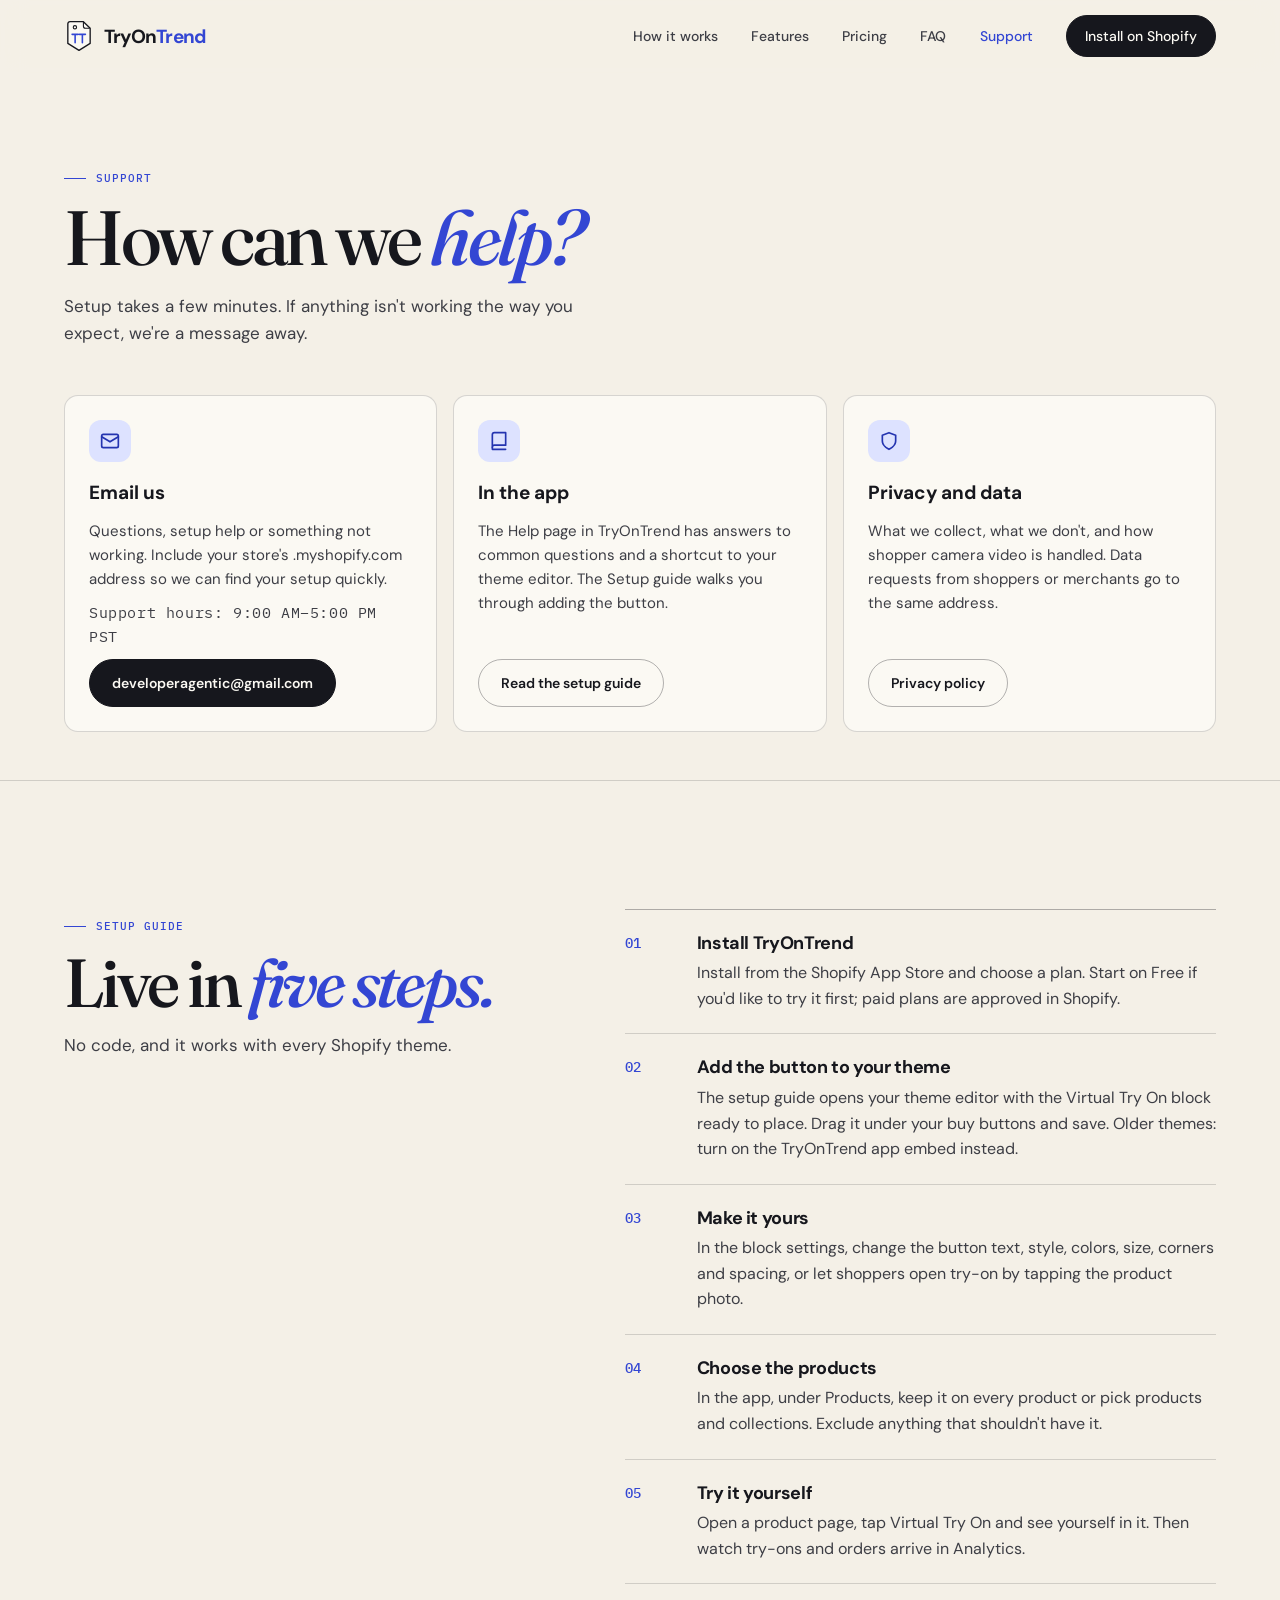
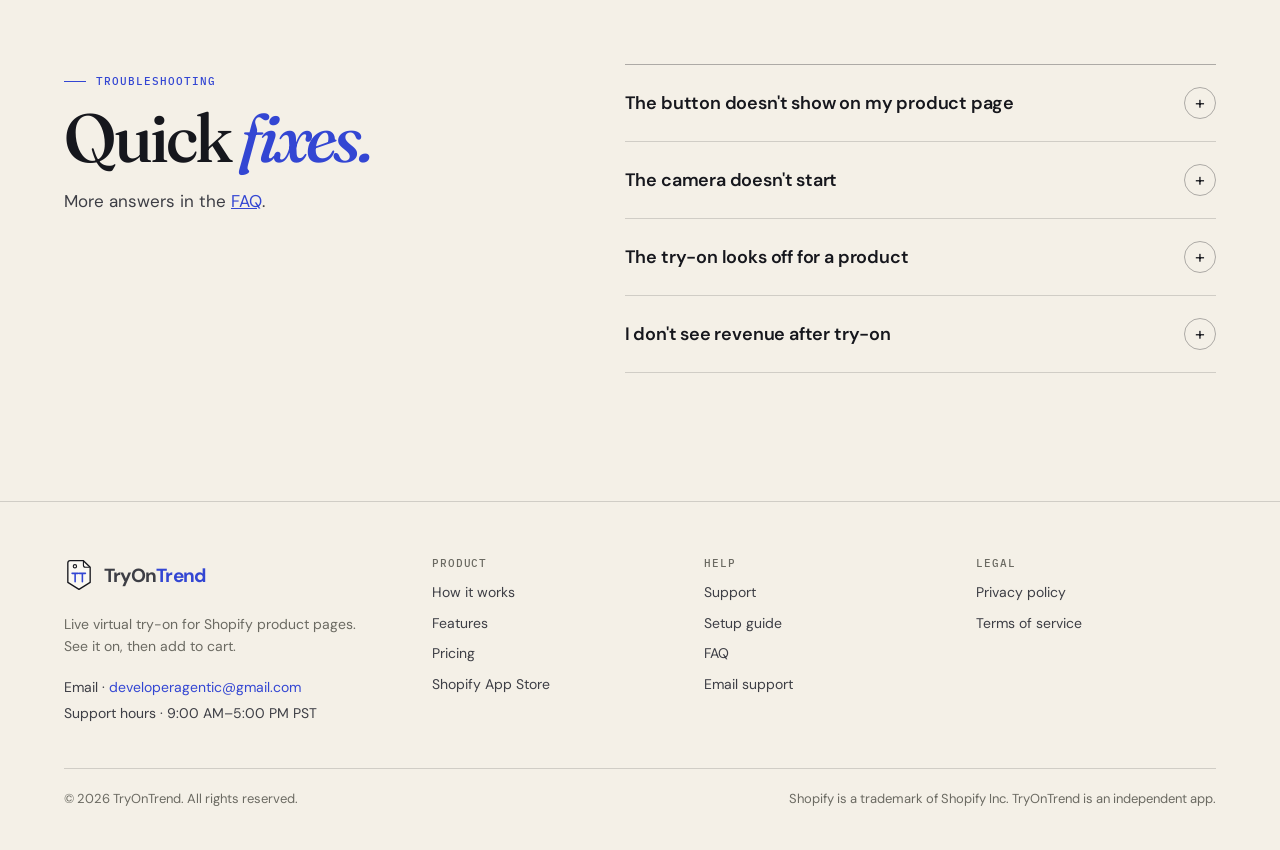
<file: support/index.html>
<!doctype html>
<html lang="en">
<head>
  <meta charset="utf-8">
  <meta name="viewport" content="width=device-width, initial-scale=1">
  <title>Support · TryOnTrend</title>
  <meta name="description" content="Get help with TryOnTrend: setup guide, troubleshooting and how to contact support.">
  <link rel="canonical" href="https://tryontrend.com/support/">
  <meta name="theme-color" content="#f4f0e7">
  <link rel="icon" href="/assets/favicon.svg" type="image/svg+xml">
  <meta property="og:type" content="website">
  <meta property="og:site_name" content="TryOnTrend">
  <meta property="og:title" content="Support · TryOnTrend">
  <meta property="og:description" content="Get help with TryOnTrend: setup guide, troubleshooting and how to contact support.">
  <meta property="og:url" content="https://tryontrend.com/support/">
  <meta property="og:image" content="https://tryontrend.com/assets/img/og.jpg">
  <meta property="og:image:width" content="1200">
  <meta property="og:image:height" content="630">
  <meta name="twitter:card" content="summary_large_image">
  <link rel="preconnect" href="https://fonts.googleapis.com">
  <link rel="preconnect" href="https://fonts.gstatic.com" crossorigin>
  <link rel="stylesheet" href="https://fonts.googleapis.com/css2?family=DM+Sans:opsz,wght@9..40,400;9..40,500;9..40,600;9..40,700&family=Fraunces:ital,opsz,wght@0,9..144,500;1,9..144,500&family=IBM+Plex+Mono:wght@400;500&display=swap">
  <link rel="stylesheet" href="/assets/css/site.css">
  <script src="/assets/js/site.js" defer></script>
</head>
<body>
  <a class="skip-link" href="#main">Skip to content</a>
  <header class="site-header">
    <div class="wrap header-inner">
      <a class="brand" href="/" aria-label="TryOnTrend home"><svg viewBox="0 0 36 40" aria-hidden="true" focusable="false"><path d="M7.2 2.8h16.1l8.1 7.8v18.3L18 37.2 4.6 28.9V5.4a2.6 2.6 0 0 1 2.6-2.6Z" fill="#fbf9f3" stroke="#16171d" stroke-width="1.6" stroke-linejoin="round"/><path d="M23.3 3v5.2a2.4 2.4 0 0 0 2.4 2.4h5.2" fill="none" stroke="#16171d" stroke-width="1.3" stroke-linejoin="round"/><circle cx="13.1" cy="9.5" r="2" fill="none" stroke="#16171d" stroke-width="1.3"/><path d="M9.7 18h7.3M13.35 18v10M18.4 18h7.3M22.05 18v10" fill="none" stroke="#3346d3" stroke-width="1.9" stroke-linecap="round"/></svg><span class="brand-name">TryOn<span>Trend</span></span></a>
      <button class="menu-toggle" type="button" aria-expanded="false" aria-controls="nav-panel" aria-label="Open menu"><svg viewBox="0 0 24 24" fill="none" stroke="currentColor" stroke-width="2" stroke-linecap="round" stroke-linejoin="round" aria-hidden="true" focusable="false"><path d="M4 7h16M4 12h16M4 17h16"/></svg></button>
      <div class="nav-panel" id="nav-panel">
        <nav class="nav" aria-label="Main">
          <a href="/#how-it-works">How it works</a>
          <a href="/#features">Features</a>
          <a href="/#pricing">Pricing</a>
          <a href="/#faq">FAQ</a>
          <a href="/support/" aria-current="page">Support</a>
          <a class="btn header-cta" href="https://apps.shopify.com/tryontrend">Install on Shopify</a>
        </nav>
      </div>
    </div>
  </header>

  <main id="main">
    <section class="page-hero">
      <div class="wrap">
        <p class="kicker">Support</p>
        <h1 class="display">How can we <em>help?</em></h1>
        <p class="lede">Setup takes a few minutes. If anything isn't working the way you expect, we're a message away.</p>
        <div class="contact-grid">
          <article class="contact-card">
            <span class="icon"><svg viewBox="0 0 24 24" fill="none" stroke="currentColor" stroke-width="2" stroke-linecap="round" stroke-linejoin="round" aria-hidden="true" focusable="false"><rect x="2" y="4" width="20" height="16" rx="2"/><path d="m22 7-10 6L2 7"/></svg></span>
            <h2 style="margin:0;font-size:19px">Email us</h2>
            <p>Questions, setup help or something not working. Include your store's .myshopify.com address so we can find your setup quickly.</p>
            <p class="mono muted">Support hours: 9:00 AM–5:00 PM PST</p>
            <a class="btn" href="mailto:developeragentic@gmail.com?subject=TryOnTrend%20support">developeragentic@gmail.com</a>
          </article>
          <article class="contact-card">
            <span class="icon"><svg viewBox="0 0 24 24" fill="none" stroke="currentColor" stroke-width="2" stroke-linecap="round" stroke-linejoin="round" aria-hidden="true" focusable="false"><path d="M4 19.5A2.5 2.5 0 0 1 6.5 17H20V2H6.5A2.5 2.5 0 0 0 4 4.5z"/><path d="M4 19.5V22h16"/></svg></span>
            <h2 style="margin:0;font-size:19px">In the app</h2>
            <p>The Help page in TryOnTrend has answers to common questions and a shortcut to your theme editor. The Setup guide walks you through adding the button.</p>
            <a class="btn btn-ghost" href="#setup">Read the setup guide</a>
          </article>
          <article class="contact-card">
            <span class="icon"><svg viewBox="0 0 24 24" fill="none" stroke="currentColor" stroke-width="2" stroke-linecap="round" stroke-linejoin="round" aria-hidden="true" focusable="false"><path d="M12 22s8-4 8-10V5l-8-3-8 3v7c0 6 8 10 8 10z"/></svg></span>
            <h2 style="margin:0;font-size:19px">Privacy and data</h2>
            <p>What we collect, what we don't, and how shopper camera video is handled. Data requests from shoppers or merchants go to the same address.</p>
            <a class="btn btn-ghost" href="/privacy/">Privacy policy</a>
          </article>
        </div>
      </div>
    </section>

    <section class="section" id="setup" aria-labelledby="setup-title" style="padding-bottom:40px">
      <div class="wrap split" style="align-items:start">
        <div>
          <p class="kicker">Setup guide</p>
          <h2 class="display" id="setup-title">Live in <em>five steps.</em></h2>
          <p class="lede">No code, and it works with every Shopify theme.</p>
        </div>
        <ol class="setup-steps">
          <li><div><h3>Install TryOnTrend</h3><p>Install from the Shopify App Store and choose a plan. Start on Free if you'd like to try it first; paid plans are approved in Shopify.</p></div></li>
          <li><div><h3>Add the button to your theme</h3><p>The setup guide opens your theme editor with the Virtual Try On block ready to place. Drag it under your buy buttons and save. Older themes: turn on the TryOnTrend app embed instead.</p></div></li>
          <li><div><h3>Make it yours</h3><p>In the block settings, change the button text, style, colors, size, corners and spacing, or let shoppers open try-on by tapping the product photo.</p></div></li>
          <li><div><h3>Choose the products</h3><p>In the app, under Products, keep it on every product or pick products and collections. Exclude anything that shouldn't have it.</p></div></li>
          <li><div><h3>Try it yourself</h3><p>Open a product page, tap Virtual Try On and see yourself in it. Then watch try-ons and orders arrive in Analytics.</p></div></li>
        </ol>
      </div>
    </section>

    <section class="section" aria-labelledby="trouble-title" style="padding-top:40px">
      <div class="wrap split" style="align-items:start">
        <div>
          <p class="kicker">Troubleshooting</p>
          <h2 class="display" id="trouble-title">Quick <em>fixes.</em></h2>
          <p class="lede">More answers in the <a href="/#faq" style="color:var(--cobalt)">FAQ</a>.</p>
        </div>
        <div class="faq">
          <details>
            <summary>The button doesn't show on my product page</summary>
            <p>Check that the Virtual Try On block is on your product template (or the app embed is on), that “Show try-on on my store” is on in the app, that the product isn't excluded under Products, and that the product has a photo. Theme changes can take a minute to appear.</p>
          </details>
          <details>
            <summary>The camera doesn't start</summary>
            <p>The shopper's browser needs camera permission for your store. On iPhone, Safari asks the first time; if it was denied, it can be re-enabled in Settings › Safari › Camera. The shopper can also upload a photo instead.</p>
          </details>
          <details>
            <summary>The try-on looks off for a product</summary>
            <p>Photo-real results depend on the product photo. Use a clear, front-facing photo of the garment, ideally on a plain background. Accessories and busy lifestyle photos work less well; you can exclude them under Products.</p>
          </details>
          <details>
            <summary>I don't see revenue after try-on</summary>
            <p>Orders count when they're placed within 14 days of a completed try-on in the same browser. It can take a few seconds for a new order to appear.</p>
          </details>
        </div>
      </div>
    </section>
  </main>
  <footer class="site-footer">
    <div class="wrap">
      <div class="footer-grid">
        <div>
          <a class="brand" href="/" aria-label="TryOnTrend home"><svg viewBox="0 0 36 40" aria-hidden="true" focusable="false"><path d="M7.2 2.8h16.1l8.1 7.8v18.3L18 37.2 4.6 28.9V5.4a2.6 2.6 0 0 1 2.6-2.6Z" fill="#fbf9f3" stroke="#16171d" stroke-width="1.6" stroke-linejoin="round"/><path d="M23.3 3v5.2a2.4 2.4 0 0 0 2.4 2.4h5.2" fill="none" stroke="#16171d" stroke-width="1.3" stroke-linejoin="round"/><circle cx="13.1" cy="9.5" r="2" fill="none" stroke="#16171d" stroke-width="1.3"/><path d="M9.7 18h7.3M13.35 18v10M18.4 18h7.3M22.05 18v10" fill="none" stroke="#3346d3" stroke-width="1.9" stroke-linecap="round"/></svg><span class="brand-name">TryOn<span>Trend</span></span></a>
          <p>Live virtual try-on for Shopify product pages. See it on, then add to cart.</p>
          <address class="footer-contact">
            <span>Email · <a href="mailto:developeragentic@gmail.com">developeragentic@gmail.com</a></span>
            <span>Support hours · 9:00 AM–5:00 PM PST</span>
          </address>
        </div>
        <div>
          <h2>Product</h2>
          <ul>
            <li><a href="/#how-it-works">How it works</a></li>
            <li><a href="/#features">Features</a></li>
            <li><a href="/#pricing">Pricing</a></li>
            <li><a href="https://apps.shopify.com/tryontrend">Shopify App Store</a></li>
          </ul>
        </div>
        <div>
          <h2>Help</h2>
          <ul>
            <li><a href="/support/">Support</a></li>
            <li><a href="/support/#setup">Setup guide</a></li>
            <li><a href="/#faq">FAQ</a></li>
            <li><a href="mailto:developeragentic@gmail.com">Email support</a></li>
          </ul>
        </div>
        <div>
          <h2>Legal</h2>
          <ul>
            <li><a href="/privacy/">Privacy policy</a></li>
            <li><a href="/terms/">Terms of service</a></li>
          </ul>
        </div>
      </div>
      <div class="footer-bottom">
        <span>© <span data-year>2026</span> TryOnTrend. All rights reserved.</span>
        <span>Shopify is a trademark of Shopify Inc. TryOnTrend is an independent app.</span>
      </div>
    </div>
  </footer>
</body>
</html>
</file>
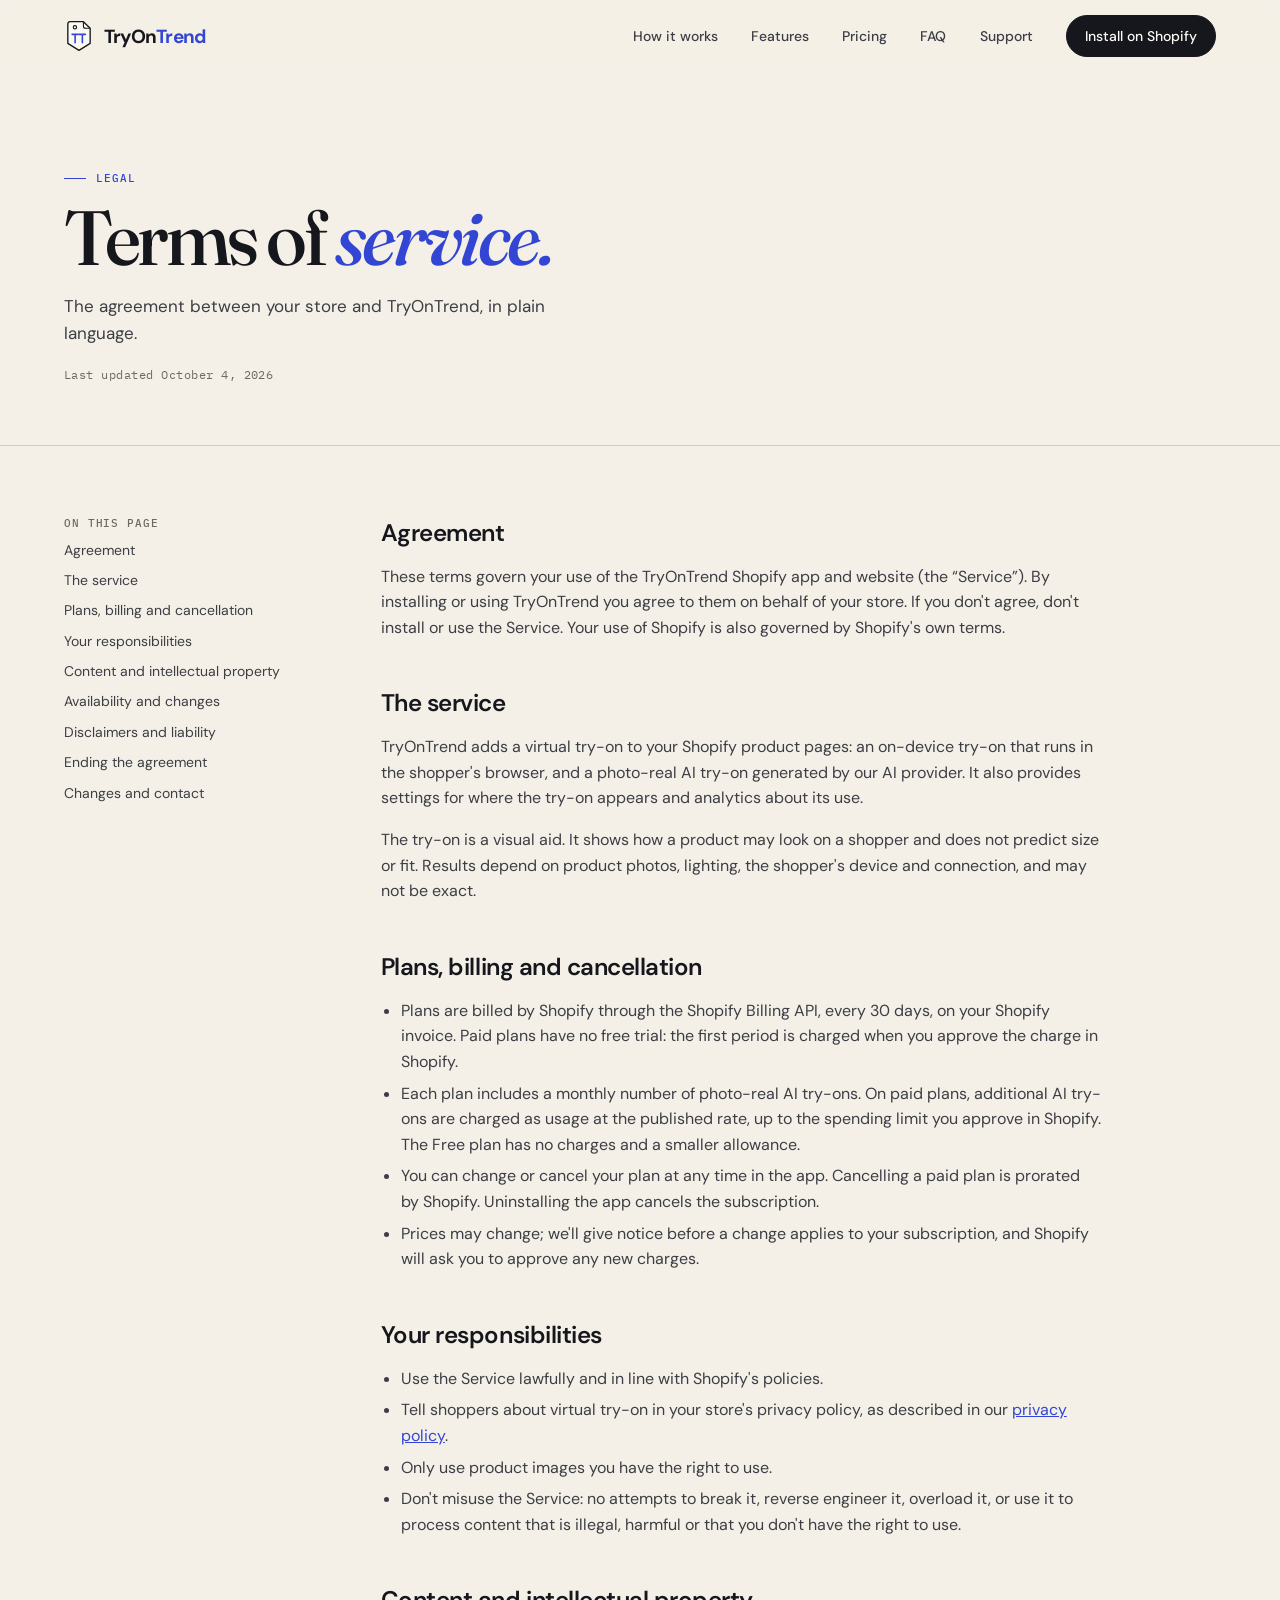
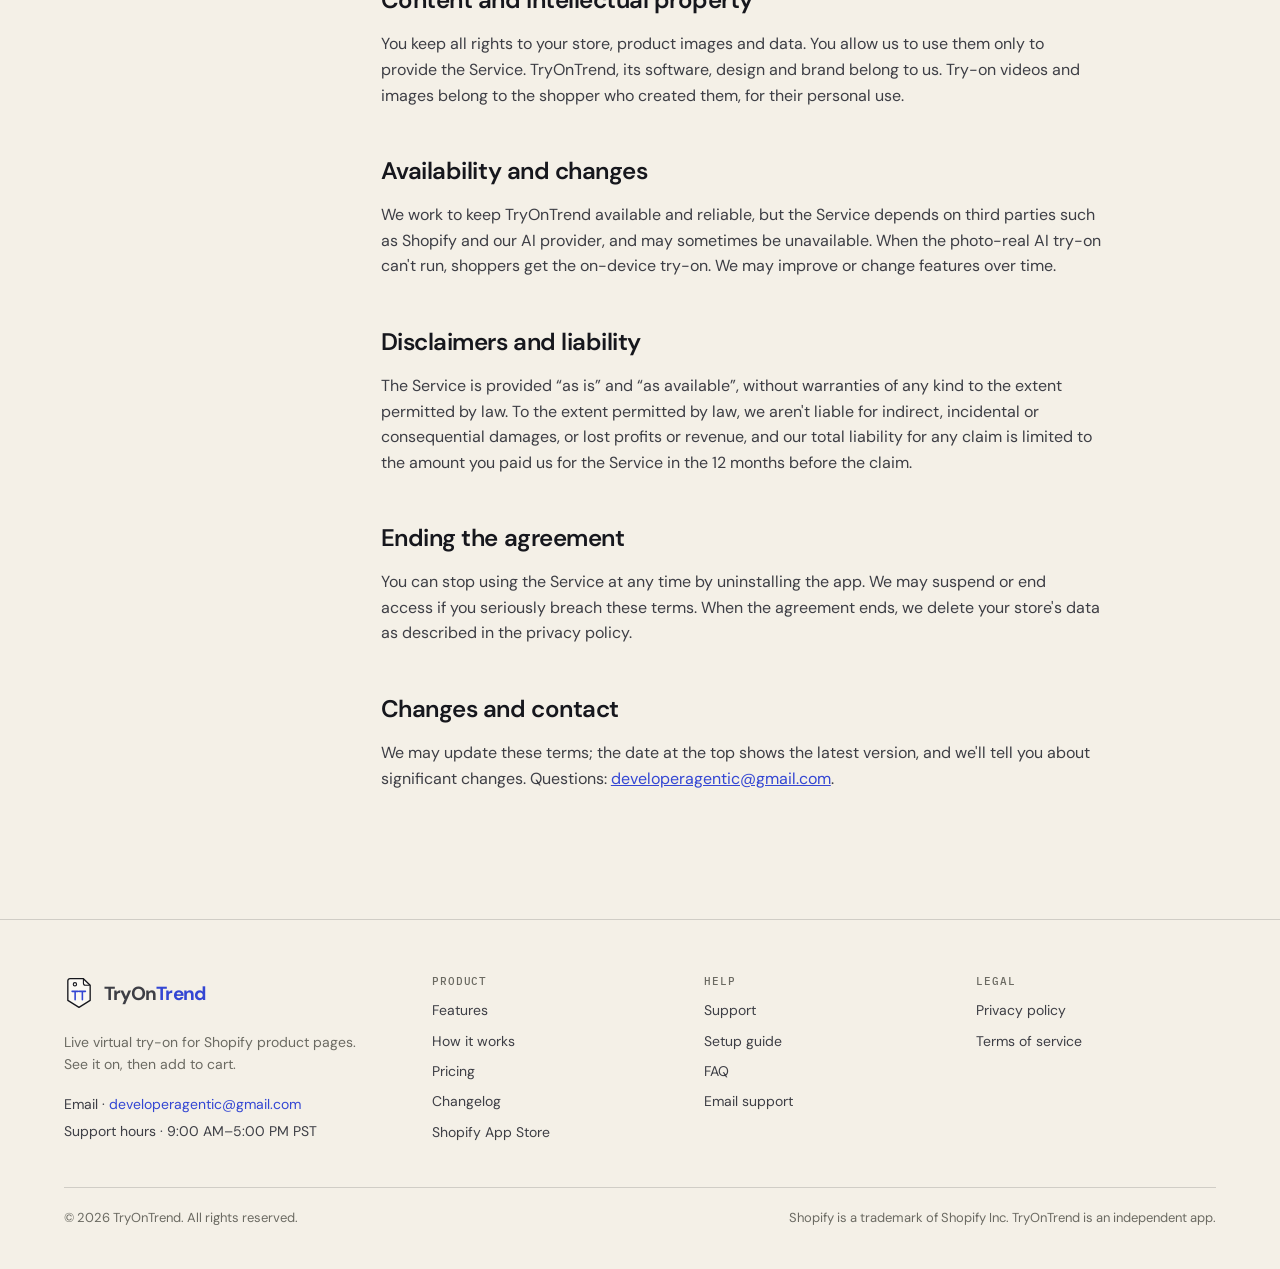
<file: terms/index.html>
<!doctype html>
<html lang="en">
<head>
  <meta charset="utf-8">
  <meta name="viewport" content="width=device-width, initial-scale=1">
  <title>Terms of service · TryOnTrend</title>
  <meta name="description" content="The terms for using the TryOnTrend virtual try-on app for Shopify.">
  <link rel="canonical" href="https://tryontrend.com/terms/">
  <meta name="theme-color" content="#f4f0e7">
  <link rel="icon" href="/assets/favicon.svg" type="image/svg+xml">
  <meta property="og:type" content="website">
  <meta property="og:site_name" content="TryOnTrend">
  <meta property="og:title" content="Terms of service · TryOnTrend">
  <meta property="og:description" content="The terms for using the TryOnTrend virtual try-on app for Shopify.">
  <meta property="og:url" content="https://tryontrend.com/terms/">
  <meta property="og:image" content="https://tryontrend.com/assets/img/og.jpg">
  <meta property="og:image:width" content="1200">
  <meta property="og:image:height" content="630">
  <meta name="twitter:card" content="summary_large_image">
  <link rel="preconnect" href="https://fonts.googleapis.com">
  <link rel="preconnect" href="https://fonts.gstatic.com" crossorigin>
  <link rel="stylesheet" href="https://fonts.googleapis.com/css2?family=DM+Sans:opsz,wght@9..40,400;9..40,500;9..40,600;9..40,700&family=Fraunces:ital,opsz,wght@0,9..144,500;1,9..144,500&family=IBM+Plex+Mono:wght@400;500&display=swap">
  <link rel="stylesheet" href="/assets/css/site.css">
  <script src="/assets/js/site.js" defer></script>
</head>
<body>
  <a class="skip-link" href="#main">Skip to content</a>
  <header class="site-header">
    <div class="wrap header-inner">
      <a class="brand" href="/" aria-label="TryOnTrend home"><svg viewBox="0 0 36 40" aria-hidden="true" focusable="false"><path d="M7.2 2.8h16.1l8.1 7.8v18.3L18 37.2 4.6 28.9V5.4a2.6 2.6 0 0 1 2.6-2.6Z" fill="#fbf9f3" stroke="#16171d" stroke-width="1.6" stroke-linejoin="round"/><path d="M23.3 3v5.2a2.4 2.4 0 0 0 2.4 2.4h5.2" fill="none" stroke="#16171d" stroke-width="1.3" stroke-linejoin="round"/><circle cx="13.1" cy="9.5" r="2" fill="none" stroke="#16171d" stroke-width="1.3"/><path d="M9.7 18h7.3M13.35 18v10M18.4 18h7.3M22.05 18v10" fill="none" stroke="#3346d3" stroke-width="1.9" stroke-linecap="round"/></svg><span class="brand-name">TryOn<span>Trend</span></span></a>
      <button class="menu-toggle" type="button" aria-expanded="false" aria-controls="nav-panel" aria-label="Open menu"><svg viewBox="0 0 24 24" fill="none" stroke="currentColor" stroke-width="2" stroke-linecap="round" stroke-linejoin="round" aria-hidden="true" focusable="false"><path d="M4 7h16M4 12h16M4 17h16"/></svg></button>
      <div class="nav-panel" id="nav-panel">
        <nav class="nav" aria-label="Main">
          <a href="/how-it-works/">How it works</a>
          <a href="/features/">Features</a>
          <a href="/pricing/">Pricing</a>
          <a href="/faq/">FAQ</a>
          <a href="/support/">Support</a>
          <a class="btn header-cta" href="https://apps.shopify.com/tryontrend">Install on Shopify</a>
        </nav>
      </div>
    </div>
  </header>

  <main id="main">
    <section class="page-hero">
      <div class="wrap">
        <p class="kicker">Legal</p>
        <h1 class="display">Terms of <em>service.</em></h1>
        <p class="lede">The agreement between your store and TryOnTrend, in plain language.</p>
        <p class="mono muted" style="margin-top:18px">Last updated October 4, 2026</p>
      </div>
    </section>
    <div class="wrap doc">
      <nav class="toc" aria-label="On this page">
        <p>On this page</p>
        <ol>
            <li><a href="#agreement">Agreement</a></li>
            <li><a href="#service">The service</a></li>
            <li><a href="#plans">Plans, billing and cancellation</a></li>
            <li><a href="#responsibilities">Your responsibilities</a></li>
            <li><a href="#ip">Content and intellectual property</a></li>
            <li><a href="#availability">Availability and changes</a></li>
            <li><a href="#liability">Disclaimers and liability</a></li>
            <li><a href="#termination">Ending the agreement</a></li>
            <li><a href="#contact">Changes and contact</a></li>
        </ol>
      </nav>
      <article class="prose">
          <h2 id="agreement">Agreement</h2>
          <p>These terms govern your use of the TryOnTrend Shopify app and website (the “Service”). By installing or using TryOnTrend you agree to them on behalf of your store. If you don't agree, don't install or use the Service. Your use of Shopify is also governed by Shopify's own terms.</p>
          <h2 id="service">The service</h2>
          <p>TryOnTrend adds a virtual try-on to your Shopify product pages: an on-device try-on that runs in the shopper's browser, and a photo-real AI try-on generated by our AI provider. It also provides settings for where the try-on appears and analytics about its use.</p>
          <p>The try-on is a visual aid. It shows how a product may look on a shopper and does not predict size or fit. Results depend on product photos, lighting, the shopper's device and connection, and may not be exact.</p>
          <h2 id="plans">Plans, billing and cancellation</h2>
          <ul>
            <li>Plans are billed by Shopify through the Shopify Billing API, every 30 days, on your Shopify invoice. Paid plans have no free trial: the first period is charged when you approve the charge in Shopify.</li>
            <li>Each plan includes a monthly number of photo-real AI try-ons. On paid plans, additional AI try-ons are charged as usage at the published rate, up to the spending limit you approve in Shopify. The Free plan has no charges and a smaller allowance.</li>
            <li>You can change or cancel your plan at any time in the app. Cancelling a paid plan is prorated by Shopify. Uninstalling the app cancels the subscription.</li>
            <li>Prices may change; we'll give notice before a change applies to your subscription, and Shopify will ask you to approve any new charges.</li>
          </ul>
          <h2 id="responsibilities">Your responsibilities</h2>
          <ul>
            <li>Use the Service lawfully and in line with Shopify's policies.</li>
            <li>Tell shoppers about virtual try-on in your store's privacy policy, as described in our <a href="/privacy/">privacy policy</a>.</li>
            <li>Only use product images you have the right to use.</li>
            <li>Don't misuse the Service: no attempts to break it, reverse engineer it, overload it, or use it to process content that is illegal, harmful or that you don't have the right to use.</li>
          </ul>
          <h2 id="ip">Content and intellectual property</h2>
          <p>You keep all rights to your store, product images and data. You allow us to use them only to provide the Service. TryOnTrend, its software, design and brand belong to us. Try-on videos and images belong to the shopper who created them, for their personal use.</p>
          <h2 id="availability">Availability and changes</h2>
          <p>We work to keep TryOnTrend available and reliable, but the Service depends on third parties such as Shopify and our AI provider, and may sometimes be unavailable. When the photo-real AI try-on can't run, shoppers get the on-device try-on. We may improve or change features over time.</p>
          <h2 id="liability">Disclaimers and liability</h2>
          <p>The Service is provided “as is” and “as available”, without warranties of any kind to the extent permitted by law. To the extent permitted by law, we aren't liable for indirect, incidental or consequential damages, or lost profits or revenue, and our total liability for any claim is limited to the amount you paid us for the Service in the 12 months before the claim.</p>
          <h2 id="termination">Ending the agreement</h2>
          <p>You can stop using the Service at any time by uninstalling the app. We may suspend or end access if you seriously breach these terms. When the agreement ends, we delete your store's data as described in the privacy policy.</p>
          <h2 id="contact">Changes and contact</h2>
          <p>We may update these terms; the date at the top shows the latest version, and we'll tell you about significant changes. Questions: <a href="mailto:developeragentic@gmail.com">developeragentic@gmail.com</a>.</p>
      </article>
    </div>
  </main>
  <footer class="site-footer">
    <div class="wrap">
      <div class="footer-grid">
        <div>
          <a class="brand" href="/" aria-label="TryOnTrend home"><svg viewBox="0 0 36 40" aria-hidden="true" focusable="false"><path d="M7.2 2.8h16.1l8.1 7.8v18.3L18 37.2 4.6 28.9V5.4a2.6 2.6 0 0 1 2.6-2.6Z" fill="#fbf9f3" stroke="#16171d" stroke-width="1.6" stroke-linejoin="round"/><path d="M23.3 3v5.2a2.4 2.4 0 0 0 2.4 2.4h5.2" fill="none" stroke="#16171d" stroke-width="1.3" stroke-linejoin="round"/><circle cx="13.1" cy="9.5" r="2" fill="none" stroke="#16171d" stroke-width="1.3"/><path d="M9.7 18h7.3M13.35 18v10M18.4 18h7.3M22.05 18v10" fill="none" stroke="#3346d3" stroke-width="1.9" stroke-linecap="round"/></svg><span class="brand-name">TryOn<span>Trend</span></span></a>
          <p>Live virtual try-on for Shopify product pages. See it on, then add to cart.</p>
          <address class="footer-contact">
            <span>Email · <a href="mailto:developeragentic@gmail.com">developeragentic@gmail.com</a></span>
            <span>Support hours · 9:00 AM–5:00 PM PST</span>
          </address>
        </div>
        <div>
          <h2>Product</h2>
          <ul>
            <li><a href="/features/">Features</a></li>
            <li><a href="/how-it-works/">How it works</a></li>
            <li><a href="/pricing/">Pricing</a></li>
            <li><a href="/changelog/">Changelog</a></li>
            <li><a href="https://apps.shopify.com/tryontrend">Shopify App Store</a></li>
          </ul>
        </div>
        <div>
          <h2>Help</h2>
          <ul>
            <li><a href="/support/">Support</a></li>
            <li><a href="/how-it-works/#setup">Setup guide</a></li>
            <li><a href="/faq/">FAQ</a></li>
            <li><a href="mailto:developeragentic@gmail.com">Email support</a></li>
          </ul>
        </div>
        <div>
          <h2>Legal</h2>
          <ul>
            <li><a href="/privacy/">Privacy policy</a></li>
            <li><a href="/terms/">Terms of service</a></li>
          </ul>
        </div>
      </div>
      <div class="footer-bottom">
        <span>© <span data-year>2026</span> TryOnTrend. All rights reserved.</span>
        <span>Shopify is a trademark of Shopify Inc. TryOnTrend is an independent app.</span>
      </div>
    </div>
  </footer>
</body>
</html>
</file>
<file: assets/css/site.css>
/* TryOnTrend site. Static, no build step. Shared by every page. */

:root {
  --paper: #f4f0e7;
  --paper-2: #fbf9f3;
  --paper-3: #ebe5d8;
  --ink: #16171d;
  --ink-2: #3d3e45;
  --muted: #6b6a62;
  --cobalt: #3346d3;
  --cobalt-deep: #2434b0;
  --cobalt-soft: #dde2ff;
  --tomato: #e15e43;
  --live: #1f8a4c;
  --line: rgba(22, 23, 29, 0.16);
  --line-strong: rgba(22, 23, 29, 0.32);
  --display: "Fraunces", Georgia, "Times New Roman", serif;
  --sans: "DM Sans", "Helvetica Neue", Arial, sans-serif;
  --mono: "IBM Plex Mono", ui-monospace, "SFMono-Regular", Menlo, monospace;
  --content: 1200px;
  --gutter: clamp(20px, 5vw, 64px);
  --radius: 14px;
}

*,
*::before,
*::after {
  box-sizing: border-box;
}

html {
  scroll-behavior: smooth;
  scroll-padding-top: 88px;
  -webkit-text-size-adjust: 100%;
}

@media (prefers-reduced-motion: reduce) {
  html {
    scroll-behavior: auto;
  }
  *,
  *::before,
  *::after {
    animation: none !important;
    transition: none !important;
  }
}

body {
  margin: 0;
  color: var(--ink);
  background: var(--paper);
  font: 16px/1.6 var(--sans);
  -webkit-font-smoothing: antialiased;
  overflow-x: hidden;
}

img {
  display: block;
  max-width: 100%;
  height: auto;
}

a {
  color: inherit;
}

a:focus-visible,
button:focus-visible,
summary:focus-visible {
  outline: 3px solid var(--tomato);
  outline-offset: 3px;
  border-radius: 4px;
}

.wrap {
  width: min(100% - var(--gutter) * 2, var(--content));
  margin-inline: auto;
}

.skip-link {
  position: absolute;
  left: 12px;
  top: -60px;
  z-index: 100;
  padding: 10px 14px;
  background: var(--ink);
  color: var(--paper-2);
  text-decoration: none;
  border-radius: 8px;
}

.skip-link:focus {
  top: 12px;
}

.visually-hidden {
  position: absolute !important;
  width: 1px;
  height: 1px;
  overflow: hidden;
  clip: rect(0 0 0 0);
  white-space: nowrap;
}

/* Type ------------------------------------------------------------------- */

.kicker {
  display: inline-flex;
  align-items: center;
  gap: 10px;
  margin: 0 0 18px;
  color: var(--cobalt);
  font: 500 11px/1 var(--mono);
  letter-spacing: 0.09em;
  text-transform: uppercase;
}

.kicker::before {
  content: "";
  width: 22px;
  height: 1px;
  background: currentColor;
}

.display {
  margin: 0;
  font-family: var(--display);
  font-weight: 500;
  letter-spacing: -0.045em;
  line-height: 0.95;
}

.display em {
  color: var(--cobalt);
  font-style: italic;
}

h2.display {
  font-size: clamp(40px, 5.4vw, 68px);
}

h3 {
  margin: 0;
  font-size: 20px;
  line-height: 1.25;
  letter-spacing: -0.02em;
}

.lede {
  max-width: 540px;
  margin: 18px 0 0;
  color: var(--ink-2);
  font-size: 17px;
}

.mono {
  font-family: var(--mono);
  font-size: 12px;
  letter-spacing: 0.04em;
}

.muted {
  color: var(--muted);
}

/* Buttons ------------------------------------------------------------------ */

.btn {
  display: inline-flex;
  align-items: center;
  justify-content: center;
  gap: 10px;
  min-height: 48px;
  padding: 0 22px;
  border: 1px solid var(--ink);
  border-radius: 999px;
  background: var(--ink);
  color: var(--paper-2);
  font: 600 14px/1 var(--sans);
  text-decoration: none;
  cursor: pointer;
  transition: background 0.2s, border-color 0.2s, color 0.2s, transform 0.2s;
}

.btn:hover {
  background: var(--cobalt);
  border-color: var(--cobalt);
  transform: translateY(-1px);
}

.btn-ghost {
  background: transparent;
  color: var(--ink);
  border-color: var(--line-strong);
}

.btn-ghost:hover {
  color: var(--paper-2);
}

.btn-light {
  background: var(--paper-2);
  color: var(--ink);
  border-color: var(--paper-2);
}

.btn-light:hover {
  background: var(--ink);
  border-color: var(--ink);
  color: var(--paper-2);
}

.btn svg {
  width: 16px;
  height: 16px;
  flex: none;
}

/* Header ------------------------------------------------------------------- */

.site-header {
  position: sticky;
  top: 0;
  z-index: 50;
  background: rgba(244, 240, 231, 0.86);
  backdrop-filter: saturate(1.4) blur(12px);
  -webkit-backdrop-filter: saturate(1.4) blur(12px);
  border-bottom: 1px solid transparent;
  transition: border-color 0.2s;
}

.site-header.scrolled {
  border-bottom-color: var(--line);
}

.header-inner {
  display: flex;
  align-items: center;
  justify-content: space-between;
  gap: 20px;
  min-height: 72px;
}

.brand {
  display: inline-flex;
  align-items: center;
  gap: 10px;
  text-decoration: none;
}

.brand svg {
  width: 30px;
  height: 34px;
  flex: none;
}

.brand-name {
  font: 700 19px/1 var(--sans);
  letter-spacing: -0.04em;
}

.brand-name span {
  color: var(--cobalt);
}

.nav {
  display: flex;
  align-items: center;
  gap: clamp(18px, 2.6vw, 34px);
}

.nav a {
  font-size: 14px;
  font-weight: 500;
  text-decoration: none;
  color: var(--ink-2);
  transition: color 0.2s;
}

.nav a:hover,
.nav a[aria-current="page"] {
  color: var(--cobalt);
}

.header-cta {
  min-height: 42px;
  padding: 0 18px;
}

.menu-toggle {
  display: none;
  align-items: center;
  justify-content: center;
  width: 44px;
  height: 44px;
  border: 1px solid var(--line-strong);
  border-radius: 999px;
  background: transparent;
  color: var(--ink);
  cursor: pointer;
}

.menu-toggle svg {
  width: 20px;
  height: 20px;
}

@media (max-width: 880px) {
  .menu-toggle {
    display: inline-flex;
  }
  .nav-panel {
    position: fixed;
    inset: 72px 0 auto;
    display: none;
    padding: 12px var(--gutter) 28px;
    background: var(--paper);
    border-bottom: 1px solid var(--line);
    box-shadow: 0 24px 40px -24px rgba(0, 0, 0, 0.25);
  }
  .nav-panel.open {
    display: block;
  }
  .nav {
    flex-direction: column;
    align-items: stretch;
    gap: 0;
  }
  .nav a {
    padding: 14px 0;
    font-size: 17px;
    border-bottom: 1px solid var(--line);
  }
  .nav .btn {
    margin-top: 18px;
    border-bottom: 0;
    color: var(--paper-2);
  }
}

@media (min-width: 881px) {
  .nav .btn {
    color: var(--paper-2);
  }
}

/* Sections ----------------------------------------------------------------- */

.section {
  padding: clamp(72px, 10vw, 128px) 0;
}

.section-head {
  display: grid;
  grid-template-columns: minmax(0, 1.2fr) minmax(0, 0.8fr);
  gap: 32px;
  align-items: end;
  margin-bottom: clamp(40px, 6vw, 64px);
}

.section-head .lede {
  justify-self: end;
  margin: 0;
}

@media (max-width: 800px) {
  .section-head {
    grid-template-columns: 1fr;
  }
  .section-head .lede {
    justify-self: start;
  }
}

.band {
  background: var(--paper-2);
  border-block: 1px solid var(--line);
}

.band-ink {
  background: var(--ink);
  color: var(--paper-2);
}

.band-ink .kicker {
  color: #9fb0ff;
}

.band-ink .lede,
.band-ink .muted {
  color: rgba(251, 249, 243, 0.72);
}

.band-cobalt {
  background: var(--cobalt);
  color: var(--paper-2);
}

.band-cobalt .kicker {
  color: var(--paper-2);
}

.band-cobalt .lede {
  color: rgba(251, 249, 243, 0.82);
}

.band-cobalt .display em {
  color: var(--paper-2);
}

/* Hero --------------------------------------------------------------------- */

.hero {
  display: grid;
  grid-template-columns: minmax(0, 1fr) minmax(0, 1fr);
  gap: clamp(32px, 6vw, 88px);
  align-items: center;
  padding: clamp(36px, 6vw, 80px) 0 clamp(64px, 8vw, 104px);
}

.hero h1 {
  font-size: clamp(56px, 7.6vw, 108px);
  line-height: 0.9;
}

.hero .lede {
  margin-top: 28px;
  font-size: 18px;
  max-width: 470px;
}

.hero-actions {
  display: flex;
  flex-wrap: wrap;
  gap: 12px;
  margin: 32px 0 26px;
}

.hero-facts {
  display: flex;
  flex-wrap: wrap;
  gap: 8px 20px;
  margin: 0;
  padding: 0;
  list-style: none;
  color: var(--ink-2);
  font-size: 14px;
}

.hero-facts li {
  display: inline-flex;
  align-items: center;
  gap: 8px;
}

.hero-facts svg {
  width: 16px;
  height: 16px;
  color: var(--cobalt);
}

.hero-media {
  position: relative;
}

.hero-photo {
  position: relative;
  overflow: hidden;
  border-radius: 22px;
  aspect-ratio: 4 / 5;
  background: var(--paper-3);
  box-shadow: 0 40px 80px -48px rgba(22, 23, 29, 0.55);
}

.hero-photo img {
  width: 100%;
  height: 100%;
  object-fit: cover;
}

.scan {
  position: absolute;
  inset: 0;
  pointer-events: none;
  background: linear-gradient(180deg, transparent 0%, rgba(51, 70, 211, 0.14) 48%, rgba(255, 255, 255, 0.55) 50%, rgba(51, 70, 211, 0.14) 52%, transparent 100%);
  background-size: 100% 220%;
  animation: scan 5.5s ease-in-out infinite;
  mix-blend-mode: screen;
}

@keyframes scan {
  0% {
    background-position: 0 120%;
  }
  60%,
  100% {
    background-position: 0 -120%;
  }
}

.live-chip {
  position: absolute;
  top: 18px;
  left: 18px;
  display: inline-flex;
  align-items: center;
  gap: 8px;
  padding: 7px 12px;
  border-radius: 999px;
  background: rgba(22, 23, 29, 0.72);
  color: #fff;
  font: 500 11px/1 var(--mono);
  letter-spacing: 0.06em;
  text-transform: uppercase;
  backdrop-filter: blur(6px);
}

.dot {
  position: relative;
  width: 8px;
  height: 8px;
  border-radius: 50%;
  background: #ff5a4a;
}

.dot::after {
  content: "";
  position: absolute;
  inset: -4px;
  border-radius: 50%;
  border: 2px solid #ff5a4a;
  opacity: 0;
  animation: ping 1.8s ease-out infinite;
}

@keyframes ping {
  0% {
    transform: scale(0.5);
    opacity: 0.8;
  }
  100% {
    transform: scale(1.6);
    opacity: 0;
  }
}

.timer {
  position: absolute;
  top: 18px;
  right: 18px;
  padding: 7px 12px;
  border-radius: 999px;
  background: rgba(255, 255, 255, 0.86);
  font: 500 12px/1 var(--mono);
}

.widget-card {
  position: absolute;
  left: clamp(-56px, -4vw, -16px);
  bottom: clamp(24px, 6%, 56px);
  width: min(300px, 78%);
  padding: 16px;
  border: 1px solid var(--line);
  border-radius: 16px;
  background: rgba(251, 249, 243, 0.96);
  box-shadow: 0 30px 60px -30px rgba(22, 23, 29, 0.5);
}

.widget-card .row {
  display: flex;
  align-items: center;
  gap: 12px;
}

.swatch {
  width: 44px;
  height: 52px;
  flex: none;
  border-radius: 8px;
  background: linear-gradient(160deg, #3f55e6, #2434b0);
}

.widget-card p {
  margin: 0;
}

.widget-card .title {
  font-weight: 600;
  font-size: 14px;
}

.widget-card .sub {
  color: var(--muted);
  font-size: 12px;
}

.widget-card .btn {
  width: 100%;
  min-height: 42px;
  margin-top: 14px;
  font-size: 13px;
}

.widget-card .tag {
  margin-top: 10px;
  color: var(--muted);
  font: 10px/1.4 var(--mono);
  letter-spacing: 0.04em;
}

.media-note {
  margin: 14px 0 0;
  text-align: right;
  color: var(--muted);
  font: 10.5px/1.4 var(--mono);
  letter-spacing: 0.05em;
}

@media (max-width: 900px) {
  .hero {
    grid-template-columns: 1fr;
  }
  .hero-media {
    max-width: 520px;
  }
  .widget-card {
    left: 12px;
  }
}

/* Ticker ------------------------------------------------------------------- */

.ticker {
  overflow: hidden;
  padding: 18px 0;
}

.ticker-track {
  display: flex;
  width: max-content;
  gap: 48px;
  animation: ticker 36s linear infinite;
}

.ticker-track span {
  display: inline-flex;
  align-items: center;
  gap: 48px;
  white-space: nowrap;
  font: 500 13px/1 var(--mono);
  letter-spacing: 0.06em;
  text-transform: uppercase;
}

.ticker-track span::after {
  content: "✳";
  color: #9fb0ff;
}

@keyframes ticker {
  to {
    transform: translateX(-50%);
  }
}

/* Steps -------------------------------------------------------------------- */

.steps {
  display: grid;
  grid-template-columns: repeat(3, minmax(0, 1fr));
  gap: 0;
  margin: 0;
  padding: 0;
  list-style: none;
  border-top: 1px solid var(--line-strong);
}

.steps li {
  padding: 28px 28px 8px 0;
}

.steps li + li {
  padding-left: 28px;
  border-left: 1px solid var(--line);
}

.step-no {
  display: block;
  margin-bottom: 36px;
  color: var(--cobalt);
  font: 500 12px/1 var(--mono);
  letter-spacing: 0.06em;
}

.steps h3 {
  font-family: var(--display);
  font-weight: 500;
  font-size: 28px;
  letter-spacing: -0.03em;
}

.steps p {
  margin: 10px 0 0;
  color: var(--ink-2);
}

@media (max-width: 800px) {
  .steps {
    grid-template-columns: 1fr;
  }
  .steps li,
  .steps li + li {
    padding: 24px 0;
    border-left: 0;
    border-bottom: 1px solid var(--line);
  }
  .step-no {
    margin-bottom: 14px;
  }
}

/* Modes -------------------------------------------------------------------- */

.modes {
  display: grid;
  grid-template-columns: repeat(2, minmax(0, 1fr));
  gap: 20px;
}

.mode {
  display: flex;
  flex-direction: column;
  gap: 14px;
  padding: clamp(24px, 3.4vw, 40px);
  border: 1px solid rgba(251, 249, 243, 0.28);
  border-radius: var(--radius);
}

.mode h3 {
  font-family: var(--display);
  font-weight: 500;
  font-size: clamp(30px, 3.4vw, 42px);
  line-height: 1;
  letter-spacing: -0.035em;
}

.mode p {
  margin: 0;
  color: rgba(251, 249, 243, 0.84);
}

.mode .label {
  display: inline-flex;
  align-self: flex-start;
  padding: 6px 10px;
  border-radius: 999px;
  background: rgba(251, 249, 243, 0.16);
  font: 500 11px/1 var(--mono);
  letter-spacing: 0.06em;
  text-transform: uppercase;
}

.mode-featured {
  background: var(--paper-2);
  color: var(--ink);
  border-color: var(--paper-2);
}

.mode-featured p {
  color: var(--ink-2);
}

.mode-featured .label {
  background: var(--cobalt-soft);
  color: var(--cobalt-deep);
}

.ticks {
  display: grid;
  gap: 8px;
  margin: 6px 0 0;
  padding: 0;
  list-style: none;
  font-size: 15px;
}

.ticks li {
  display: flex;
  gap: 10px;
}

.ticks li::before {
  content: "";
  flex: none;
  width: 16px;
  height: 16px;
  margin-top: 4px;
  background: currentColor;
  -webkit-mask: url("data:image/svg+xml,%3Csvg xmlns='http://www.w3.org/2000/svg' viewBox='0 0 24 24' fill='none' stroke='black' stroke-width='2.6' stroke-linecap='round' stroke-linejoin='round'%3E%3Cpath d='M20 6 9 17l-5-5'/%3E%3C/svg%3E") center / contain no-repeat;
  mask: url("data:image/svg+xml,%3Csvg xmlns='http://www.w3.org/2000/svg' viewBox='0 0 24 24' fill='none' stroke='black' stroke-width='2.6' stroke-linecap='round' stroke-linejoin='round'%3E%3Cpath d='M20 6 9 17l-5-5'/%3E%3C/svg%3E") center / contain no-repeat;
  opacity: 0.85;
}

.mode-featured .ticks li::before {
  color: var(--cobalt);
}

.fine {
  margin-top: auto !important;
  padding-top: 14px;
  border-top: 1px solid currentColor;
  border-color: rgba(127, 127, 127, 0.25);
  font-size: 13px;
}

@media (max-width: 800px) {
  .modes {
    grid-template-columns: 1fr;
  }
}

/* Features ----------------------------------------------------------------- */

.features {
  display: grid;
  grid-template-columns: repeat(3, minmax(0, 1fr));
  gap: 20px;
}

.feature {
  display: flex;
  flex-direction: column;
  gap: 10px;
  padding: 26px;
  border: 1px solid var(--line);
  border-radius: var(--radius);
  background: var(--paper-2);
}

.feature p {
  margin: 0;
  color: var(--ink-2);
  font-size: 15px;
}

.icon {
  display: grid;
  place-items: center;
  width: 42px;
  height: 42px;
  margin-bottom: 6px;
  border-radius: 12px;
  background: var(--cobalt-soft);
  color: var(--cobalt-deep);
}

.icon svg {
  width: 20px;
  height: 20px;
}

@media (max-width: 960px) {
  .features {
    grid-template-columns: repeat(2, minmax(0, 1fr));
  }
}

@media (max-width: 620px) {
  .features {
    grid-template-columns: 1fr;
  }
}

/* Dashboard preview ------------------------------------------------------------ */

.split {
  display: grid;
  grid-template-columns: minmax(0, 0.9fr) minmax(0, 1.1fr);
  gap: clamp(32px, 6vw, 80px);
  align-items: center;
}

@media (max-width: 900px) {
  .split {
    grid-template-columns: 1fr;
  }
}

.dash {
  padding: 22px;
  border: 1px solid var(--line);
  border-radius: 18px;
  background: #fff;
  box-shadow: 0 40px 70px -50px rgba(22, 23, 29, 0.6);
}

.dash-top {
  display: flex;
  justify-content: space-between;
  align-items: center;
  margin-bottom: 16px;
}

.dash-top strong {
  font-size: 15px;
}

.pill {
  padding: 5px 10px;
  border: 1px solid var(--line);
  border-radius: 999px;
  color: var(--muted);
  font: 500 10.5px/1 var(--mono);
  letter-spacing: 0.04em;
  text-transform: uppercase;
}

.kpis {
  display: grid;
  grid-template-columns: repeat(3, minmax(0, 1fr));
  gap: 10px;
}

.kpi {
  padding: 14px;
  border: 1px solid var(--line);
  border-radius: 12px;
}

.kpi span {
  display: block;
  color: var(--muted);
  font-size: 12px;
}

.kpi strong {
  display: block;
  margin-top: 4px;
  font: 600 24px/1.1 var(--sans);
  letter-spacing: -0.03em;
}

.bars {
  display: flex;
  align-items: flex-end;
  gap: 5px;
  height: 120px;
  margin-top: 18px;
  padding-bottom: 8px;
  border-bottom: 1px solid var(--line);
}

.bars i {
  flex: 1;
  border-radius: 4px 4px 0 0;
  background: rgba(51, 70, 211, 0.72);
}

.orders {
  display: flex;
  gap: 5px;
  height: 14px;
  margin-top: 8px;
}

.orders i {
  flex: 1;
  display: grid;
  place-items: center;
}

.orders i.o::after {
  content: "";
  width: 7px;
  height: 7px;
  border-radius: 50%;
  background: var(--live);
}

.legend {
  display: flex;
  gap: 16px;
  margin-top: 12px;
  color: var(--muted);
  font-size: 12px;
}

.legend span {
  display: inline-flex;
  align-items: center;
  gap: 6px;
}

.legend i {
  width: 9px;
  height: 9px;
  border-radius: 2px;
  background: rgba(51, 70, 211, 0.72);
}

.legend i.g {
  border-radius: 50%;
  background: var(--live);
}

.dash-note {
  margin: 12px 0 0;
  color: var(--muted);
  font: 10.5px/1.4 var(--mono);
}

@media (max-width: 520px) {
  .kpis {
    grid-template-columns: 1fr;
  }
}

.checklist {
  display: grid;
  gap: 18px;
  margin: 28px 0 0;
  padding: 0;
  list-style: none;
}

.checklist li {
  display: grid;
  grid-template-columns: 110px 1fr;
  gap: 16px;
  padding-top: 18px;
  border-top: 1px solid var(--line);
}

.checklist b {
  color: var(--cobalt);
  font: 500 12px/1.6 var(--mono);
  letter-spacing: 0.06em;
  text-transform: uppercase;
}

.checklist p {
  margin: 0;
  color: var(--ink-2);
}

/* Privacy band ----------------------------------------------------------------- */

.privacy-grid {
  display: grid;
  grid-template-columns: repeat(4, minmax(0, 1fr));
  gap: 0;
  border-top: 1px solid rgba(251, 249, 243, 0.25);
}

.privacy-grid div {
  padding: 26px 24px 0 0;
}

.privacy-grid div + div {
  padding-left: 24px;
  border-left: 1px solid rgba(251, 249, 243, 0.18);
}

.privacy-grid h3 {
  font-size: 17px;
}

.privacy-grid p {
  margin: 8px 0 0;
  color: rgba(251, 249, 243, 0.72);
  font-size: 15px;
}

@media (max-width: 900px) {
  .privacy-grid {
    grid-template-columns: 1fr 1fr;
  }
  .privacy-grid div,
  .privacy-grid div + div {
    padding: 22px 16px 22px 0;
    border-left: 0;
    border-bottom: 1px solid rgba(251, 249, 243, 0.14);
  }
}

@media (max-width: 560px) {
  .privacy-grid {
    grid-template-columns: 1fr;
  }
}

/* Pricing ------------------------------------------------------------------ */

.plans {
  display: grid;
  grid-template-columns: repeat(4, minmax(0, 1fr));
  gap: 16px;
}

.plan {
  display: flex;
  flex-direction: column;
  gap: 16px;
  padding: 26px;
  border: 1px solid var(--line);
  border-radius: var(--radius);
  background: var(--paper-2);
}

.plan-name {
  display: flex;
  justify-content: space-between;
  align-items: center;
  font-weight: 600;
}

.badge {
  padding: 5px 9px;
  border-radius: 999px;
  background: var(--cobalt);
  color: var(--paper-2);
  font: 500 10px/1 var(--mono);
  letter-spacing: 0.06em;
  text-transform: uppercase;
}

.price {
  display: flex;
  align-items: baseline;
  gap: 6px;
  margin: 0;
}

.price strong {
  font: 500 52px/1 var(--display);
  letter-spacing: -0.05em;
}

.price span {
  color: var(--muted);
  font-size: 14px;
}

.plan .ticks {
  font-size: 14.5px;
}

.plan .ticks li::before {
  color: var(--cobalt);
}

.plan .btn {
  margin-top: auto;
}

.plan-featured {
  background: var(--ink);
  color: var(--paper-2);
  border-color: var(--ink);
}

.plan-featured .price span,
.plan-featured .muted {
  color: rgba(251, 249, 243, 0.68);
}

.plan-featured .ticks li::before {
  color: #9fb0ff;
}

.plan-featured .btn {
  background: var(--paper-2);
  color: var(--ink);
  border-color: var(--paper-2);
}

.plan-featured .btn:hover {
  background: var(--cobalt);
  border-color: var(--cobalt);
  color: var(--paper-2);
}

.pricing-notes {
  display: grid;
  grid-template-columns: repeat(3, minmax(0, 1fr));
  gap: 20px;
  margin-top: 28px;
  color: var(--ink-2);
  font-size: 14.5px;
}

.pricing-notes p {
  margin: 0;
  padding-top: 14px;
  border-top: 1px solid var(--line);
}

@media (max-width: 1040px) {
  .plans {
    grid-template-columns: repeat(2, minmax(0, 1fr));
  }
}

@media (max-width: 760px) {
  .pricing-notes {
    grid-template-columns: 1fr;
  }
}

@media (max-width: 560px) {
  .plans {
    grid-template-columns: 1fr;
  }
}

/* FAQ ---------------------------------------------------------------------- */

.faq {
  border-top: 1px solid var(--line-strong);
}

.faq details {
  border-bottom: 1px solid var(--line);
}

.faq summary {
  display: flex;
  justify-content: space-between;
  align-items: center;
  gap: 20px;
  padding: 22px 0;
  cursor: pointer;
  list-style: none;
  font-size: 18px;
  font-weight: 600;
  letter-spacing: -0.01em;
}

.faq summary::-webkit-details-marker {
  display: none;
}

.faq summary::after {
  content: "+";
  flex: none;
  display: grid;
  place-items: center;
  width: 32px;
  height: 32px;
  border: 1px solid var(--line-strong);
  border-radius: 50%;
  font: 400 18px/1 var(--sans);
  transition: transform 0.2s;
}

.faq details[open] summary::after {
  transform: rotate(45deg);
}

.faq details p {
  max-width: 760px;
  margin: 0 0 22px;
  color: var(--ink-2);
}

/* CTA + footer --------------------------------------------------------------- */

.closing {
  text-align: center;
}

.closing .display {
  font-size: clamp(48px, 7vw, 96px);
}

.closing .lede {
  margin-inline: auto;
}

.closing .hero-actions {
  justify-content: center;
}

.site-footer {
  padding: 56px 0 40px;
  border-top: 1px solid var(--line);
  font-size: 14px;
}

.footer-grid {
  display: grid;
  grid-template-columns: 1.4fr repeat(3, 1fr);
  gap: 32px;
}

.footer-grid h2 {
  margin: 0 0 12px;
  color: var(--muted);
  font: 500 11px/1 var(--mono);
  letter-spacing: 0.08em;
  text-transform: uppercase;
}

.footer-grid ul {
  display: grid;
  gap: 8px;
  margin: 0;
  padding: 0;
  list-style: none;
}

.footer-grid a {
  text-decoration: none;
  color: var(--ink-2);
}

.footer-grid a:hover {
  color: var(--cobalt);
}

.footer-grid p {
  max-width: 300px;
  margin: 14px 0 0;
  color: var(--muted);
}

.footer-bottom {
  display: flex;
  flex-wrap: wrap;
  justify-content: space-between;
  gap: 12px;
  margin-top: 44px;
  padding-top: 20px;
  border-top: 1px solid var(--line);
  color: var(--muted);
  font-size: 13px;
}

@media (max-width: 760px) {
  .footer-grid {
    grid-template-columns: 1fr 1fr;
  }
  .footer-grid > div:first-child {
    grid-column: 1 / -1;
  }
}

/* Document pages (privacy, terms, support) -------------------------------------- */

.page-hero {
  padding: clamp(48px, 7vw, 88px) 0 clamp(32px, 4vw, 48px);
  border-bottom: 1px solid var(--line);
}

.page-hero h1 {
  font-size: clamp(48px, 6vw, 80px);
}

.doc {
  display: grid;
  grid-template-columns: 240px minmax(0, 1fr);
  gap: clamp(32px, 6vw, 80px);
  padding: clamp(40px, 6vw, 72px) 0 clamp(72px, 9vw, 112px);
}

.toc {
  position: sticky;
  top: 96px;
  align-self: start;
  font-size: 14px;
}

.toc p {
  margin: 0 0 10px;
  color: var(--muted);
  font: 500 11px/1 var(--mono);
  letter-spacing: 0.08em;
  text-transform: uppercase;
}

.toc ol {
  display: grid;
  gap: 8px;
  margin: 0;
  padding: 0;
  list-style: none;
}

.toc a {
  color: var(--ink-2);
  text-decoration: none;
}

.toc a:hover {
  color: var(--cobalt);
}

.prose {
  max-width: 720px;
  color: var(--ink-2);
}

.prose h2 {
  margin: 48px 0 12px;
  color: var(--ink);
  font: 600 24px/1.25 var(--sans);
  letter-spacing: -0.02em;
}

.prose h2:first-child {
  margin-top: 0;
}

.prose h3 {
  margin: 28px 0 8px;
  color: var(--ink);
  font-size: 17px;
}

.prose p,
.prose li {
  font-size: 16px;
}

.prose ul {
  padding-left: 20px;
}

.prose li + li {
  margin-top: 6px;
}

.prose a {
  color: var(--cobalt);
}

.prose table {
  width: 100%;
  margin: 16px 0;
  border-collapse: collapse;
  font-size: 14.5px;
}

.prose th,
.prose td {
  padding: 10px 12px;
  border: 1px solid var(--line);
  text-align: left;
  vertical-align: top;
}

.prose th {
  background: var(--paper-2);
  color: var(--ink);
  font-weight: 600;
}

.table-scroll {
  overflow-x: auto;
}

.callout {
  margin: 20px 0;
  padding: 16px 18px;
  border-left: 3px solid var(--cobalt);
  border-radius: 0 10px 10px 0;
  background: var(--paper-2);
}

@media (max-width: 860px) {
  .doc {
    grid-template-columns: 1fr;
  }
  .toc {
    position: static;
  }
}

/* Support page ---------------------------------------------------------------- */

.contact-grid {
  display: grid;
  grid-template-columns: repeat(3, minmax(0, 1fr));
  gap: 16px;
  margin-top: clamp(32px, 5vw, 48px);
}

.contact-card {
  display: flex;
  flex-direction: column;
  gap: 10px;
  padding: 24px;
  border: 1px solid var(--line);
  border-radius: var(--radius);
  background: var(--paper-2);
}

.contact-card p {
  margin: 0;
  color: var(--ink-2);
  font-size: 15px;
}

.contact-card .btn {
  margin-top: auto;
  align-self: flex-start;
}

@media (max-width: 860px) {
  .contact-grid {
    grid-template-columns: 1fr;
  }
}

.setup-steps {
  counter-reset: s;
  display: grid;
  gap: 0;
  margin: 0;
  padding: 0;
  list-style: none;
  border-top: 1px solid var(--line-strong);
}

.setup-steps li {
  counter-increment: s;
  display: grid;
  grid-template-columns: 56px 1fr;
  gap: 16px;
  padding: 22px 0;
  border-bottom: 1px solid var(--line);
}

.setup-steps li::before {
  content: counter(s, decimal-leading-zero);
  color: var(--cobalt);
  font: 500 14px/1.6 var(--mono);
}

.setup-steps h3 {
  font-size: 18px;
}

.setup-steps p {
  margin: 6px 0 0;
  color: var(--ink-2);
}

/* 404 -------------------------------------------------------------------------- */

.not-found {
  display: grid;
  place-items: center;
  min-height: 62vh;
  padding: 64px 0;
  text-align: center;
}

.not-found .display {
  font-size: clamp(64px, 10vw, 140px);
}

.footer-contact {
  display: grid;
  gap: 4px;
  margin-top: 18px;
  font-style: normal;
  color: var(--ink-2);
}

.footer-contact a {
  color: var(--cobalt);
}

/* Pricing page ------------------------------------------------------------------ */

.more-link {
  margin: 24px 0 0;
}

.more-link a {
  display: inline-flex;
  align-items: center;
  gap: 8px;
  color: var(--cobalt);
  font-weight: 600;
  text-decoration: none;
}

.more-link svg {
  width: 18px;
  height: 18px;
}

.compare {
  width: 100%;
  min-width: 640px;
  border-collapse: collapse;
  font-size: 15px;
  font-variant-numeric: tabular-nums;
}

.compare th,
.compare td {
  padding: 14px 16px;
  border-bottom: 1px solid var(--line);
  text-align: center;
}

.compare thead th {
  color: var(--ink);
  font: 600 15px/1.3 var(--sans);
  border-bottom: 1px solid var(--line-strong);
}

.compare tbody th {
  color: var(--ink-2);
  font-weight: 500;
  text-align: left;
}

.compare td {
  color: var(--ink);
}

.compare th:nth-child(4),
.compare td:nth-child(4) {
  background: var(--cobalt-soft);
}

.worked {
  padding: 24px;
  border: 1px solid var(--line);
  border-radius: var(--radius);
  background: var(--paper-2);
}

.worked dl {
  display: grid;
  margin: 0;
}

.worked dl div {
  display: flex;
  justify-content: space-between;
  gap: 16px;
  padding: 10px 0;
  border-bottom: 1px solid var(--line);
}

.worked dt {
  color: var(--ink-2);
}

.worked dd {
  margin: 0;
  font: 500 15px/1.6 var(--mono);
  font-variant-numeric: tabular-nums;
  text-align: right;
}

.worked .total {
  border-bottom: 0;
  font-weight: 600;
}

.worked .total dt,
.worked .total dd {
  color: var(--ink);
  font-weight: 600;
}

/* FAQ page ---------------------------------------------------------------------- */

.faq-groups {
  max-width: 760px;
}

.faq-groups h2 {
  margin: 48px 0 8px;
  font: 600 24px/1.25 var(--sans);
  letter-spacing: -0.02em;
  scroll-margin-top: 96px;
}

.faq-groups h2:first-child {
  margin-top: 0;
}
</file>
